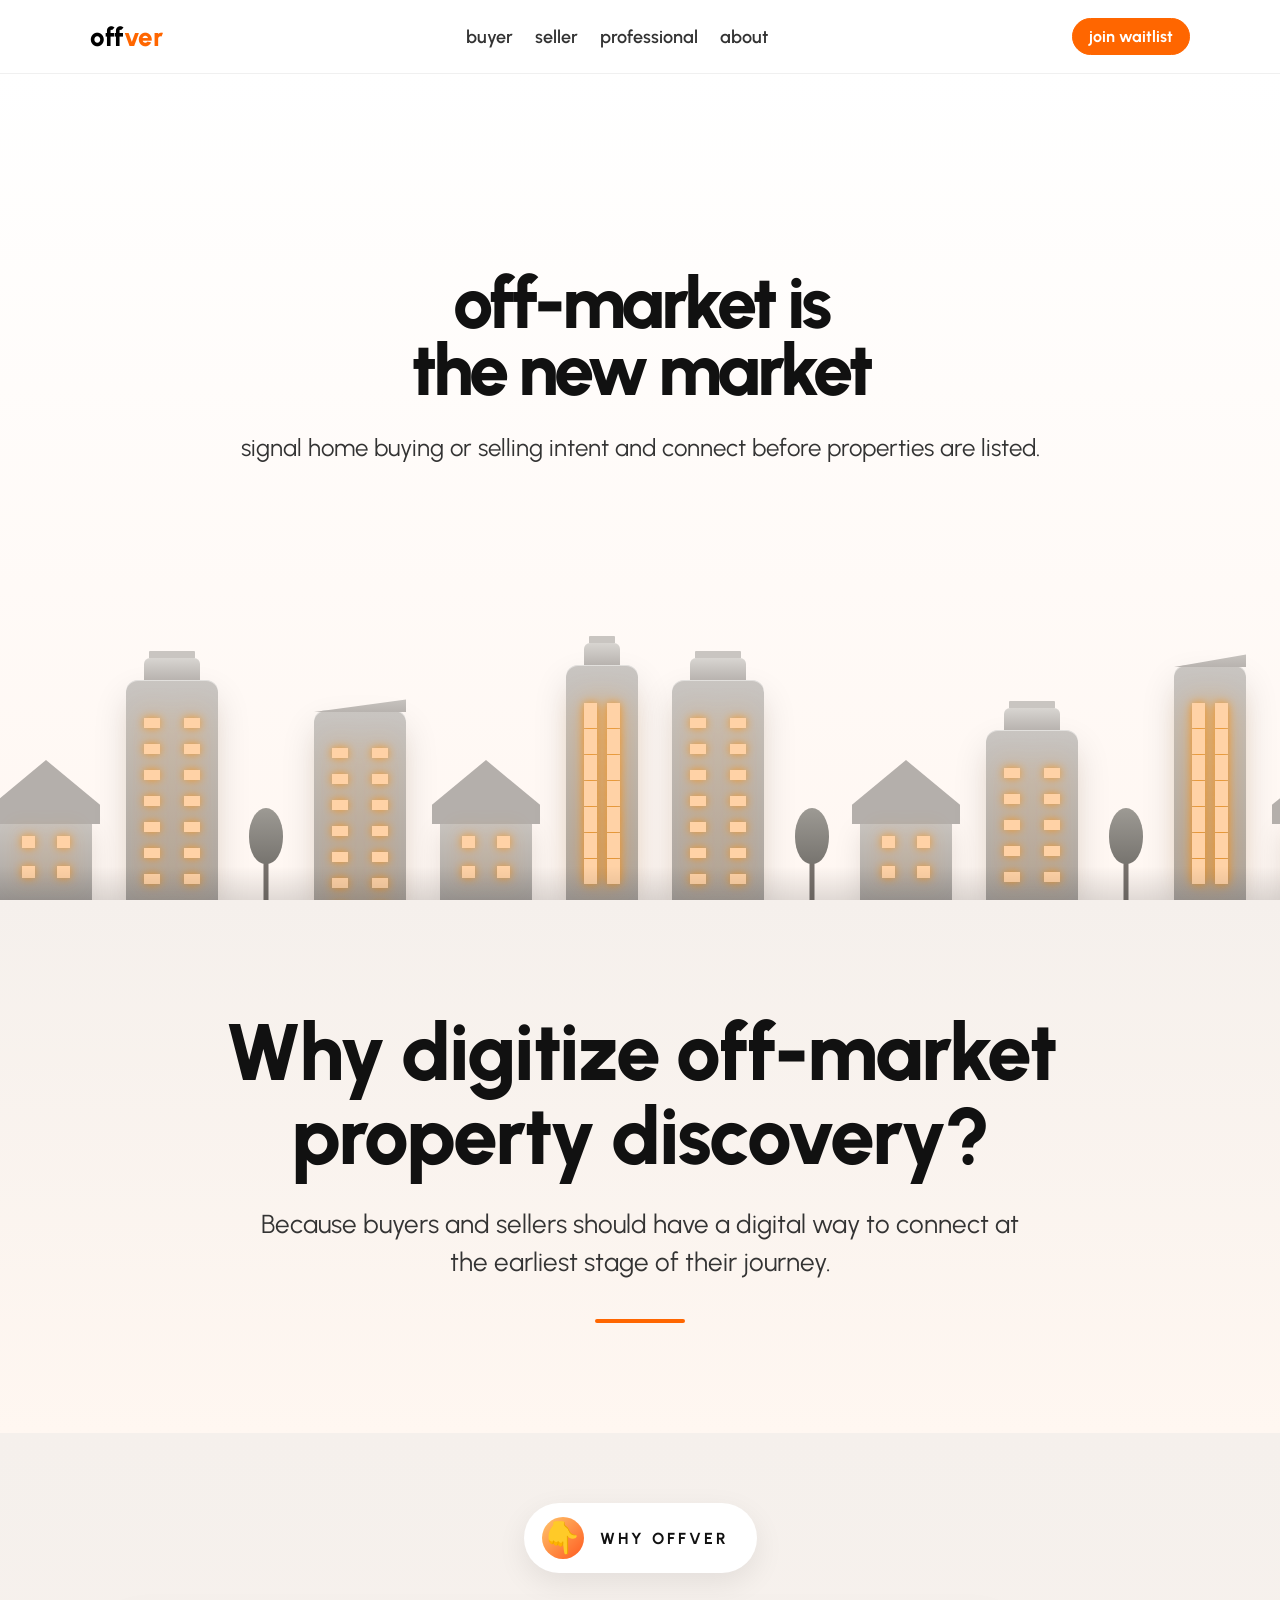
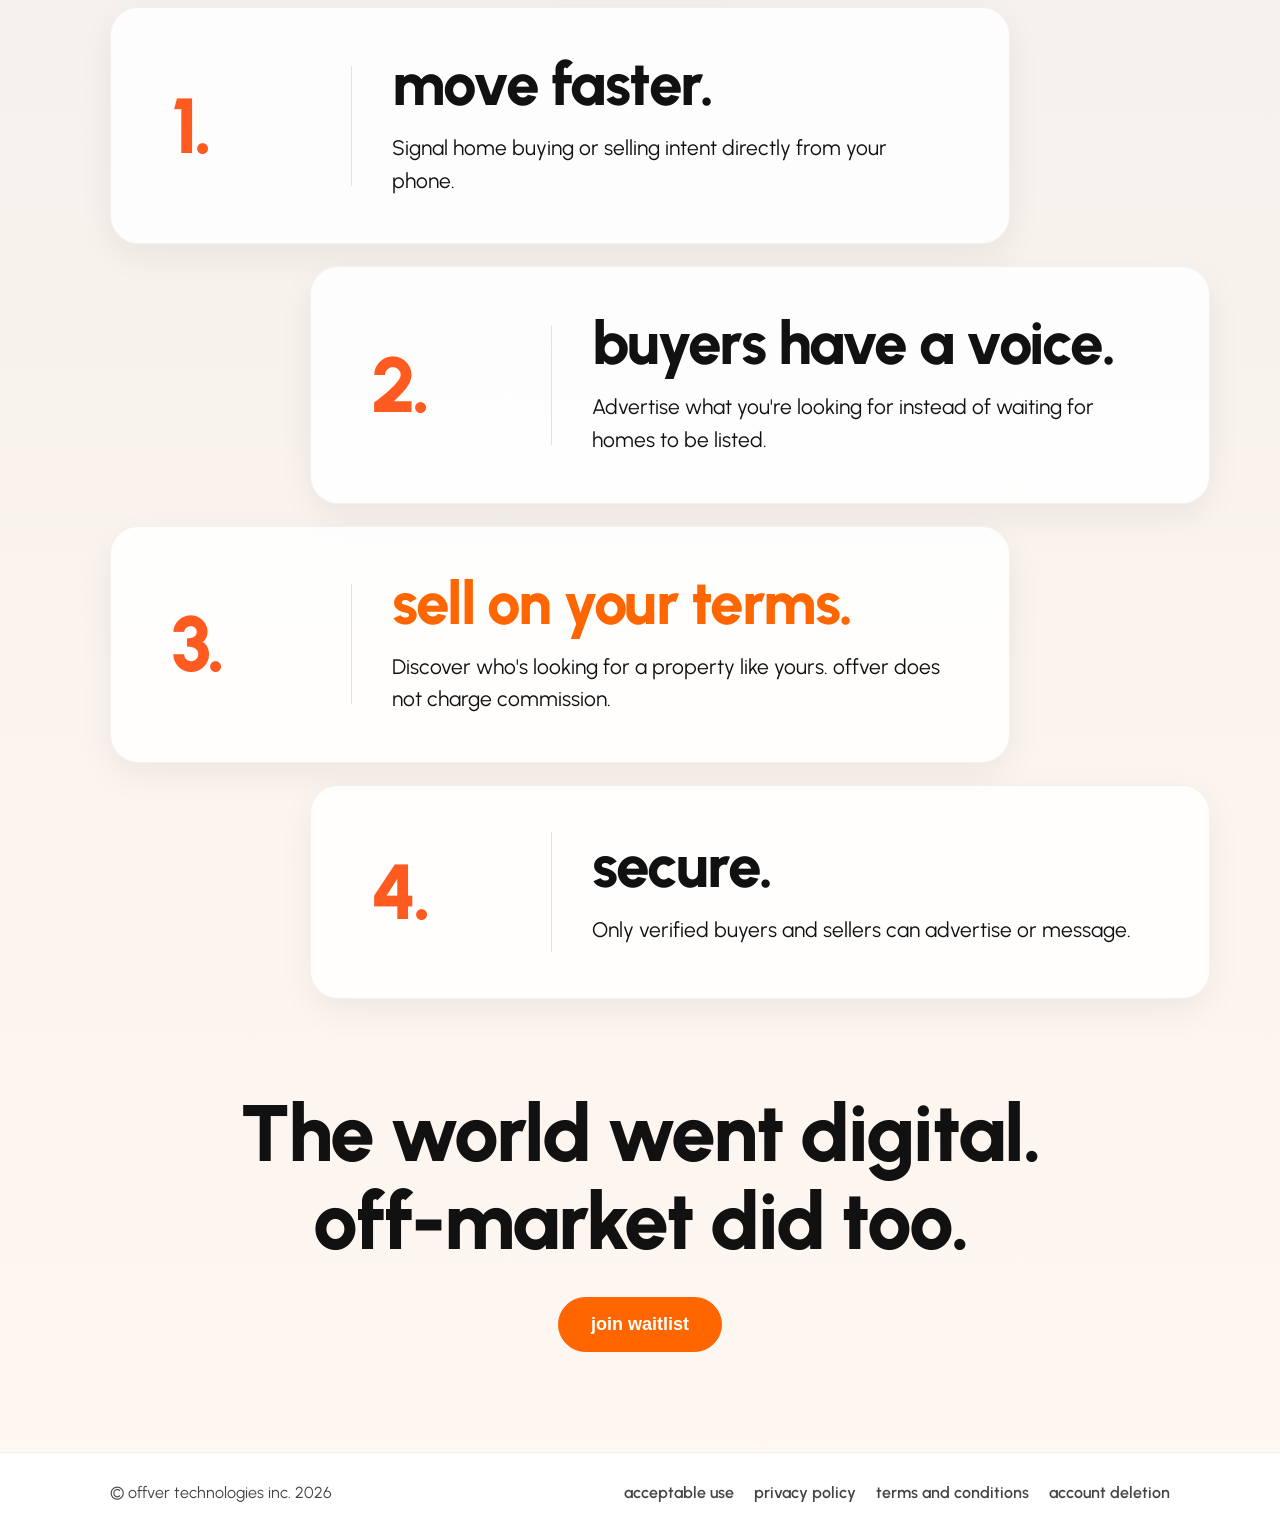
<file: index.html>
<!doctype html>
<html lang="en">
<head>
<meta charset="utf-8" />
<meta name="viewport" content="width=device-width, initial-scale=1" />
<title>offver — Off-Market Property Discovery Digitized</title>

<link rel="icon" type="image/png" href="favicon.png">

<link href="https://fonts.googleapis.com/css2?family=Urbanist:wght@400;500;600;700;800&display=swap" rel="stylesheet">

    <!-- Google tag (gtag.js) -->
<script async src="https://www.googletagmanager.com/gtag/js?id=G-8PF1S87QSN"></script>
<script>
  window.dataLayer = window.dataLayer || [];
  function gtag(){dataLayer.push(arguments);}
  gtag('js', new Date());

  gtag('config', 'G-8PF1S87QSN');
</script>
  
<style>
:root{
  --black:#000;
  --white:#fff;
  --text:#111;
  --muted:#666;
  --divider:rgba(0,0,0,.06);
  --border:rgba(0,0,0,.10);
  --radius:18px;
  --shadow:0 20px 60px rgba(0,0,0,.10);
  --accent:#ff6600;
  --page:#ffffff;
  --promo:#ffd2bd;
  --header-h:76px;
}

*{box-sizing:border-box;margin:0;padding:0;}

body{
  font-family:"Urbanist", sans-serif;
  background:var(--page);
  color:var(--text);
}

body.menu-open{
  overflow:hidden;
}

a{text-decoration:none;color:inherit;}

.container{
  max-width:1100px;
  margin:0 auto;
  padding:0 20px;
}

/* HEADER — WHITE WITH FAINT DIVIDER */
.header{
  position:sticky;
  top:0;
  z-index:100;
  background:#fff;
  border-bottom:1px solid var(--divider);
}

.header-inner{
  display:flex;
  align-items:center;
  justify-content:space-between;
  padding:18px 0;
  gap:16px;
}

.brand{
  font-weight:800;
  font-size:26px;
  letter-spacing:-0.5px;
  white-space:nowrap;
}
.brand span:first-child{color:#000;}
.brand span:last-child{color:var(--accent);}

.nav{
  display:flex;
  gap:22px;
  align-items:center;
}

.nav a{
  font-weight:600;
  font-size:18px;
  color:#333;
}
.nav a:hover{ color:#000; }

/* Right side actions */
.actions{
  display:flex;
  align-items:center;
  gap:12px;
}

/* Join waitlist button (ORANGE w/ WHITE text) */
.btn{
  border:1px solid var(--accent);
  padding:8px 16px;
  border-radius:999px;
  font-weight:700;
  cursor:pointer;
  background:var(--accent);
  color:#fff;
  transition:.2s ease;
  white-space:nowrap;
}
.btn:hover{
  filter:brightness(.95);
}

/* Hamburger */
.hamburger{
  display:none;
  border:1px solid rgba(0,0,0,.18);
  background:#fff;
  border-radius:999px;
  width:42px;
  height:42px;
  cursor:pointer;
  align-items:center;
  justify-content:center;
  padding:0;
  transition:.2s ease;
}
.hamburger:hover{
  background:rgba(0,0,0,.04);
}

.hamburger .lines{
  width:18px;
  height:12px;
  position:relative;
}
.hamburger .lines span{
  position:absolute;
  left:0;
  right:0;
  height:2px;
  background:#111;
  border-radius:2px;
  transition:transform .2s ease, top .2s ease, opacity .2s ease;
}
.hamburger .lines span:nth-child(1){ top:0; }
.hamburger .lines span:nth-child(2){ top:5px; }
.hamburger .lines span:nth-child(3){ top:10px; }

/* Animated X when open */
.hamburger[aria-expanded="true"] .lines span:nth-child(1){
  top:5px;
  transform:rotate(45deg);
}
.hamburger[aria-expanded="true"] .lines span:nth-child(2){
  opacity:0;
}
.hamburger[aria-expanded="true"] .lines span:nth-child(3){
  top:5px;
  transform:rotate(-45deg);
}

/* Mobile menu panel */
.mobile-menu{
  display:none;
  background:#fff;
  border-bottom:1px solid var(--divider);
}

.mobile-menu.open{
  display:block;
}

@media (max-width: 900px){

  .mobile-menu{
    position:fixed;
    left:0;
    right:0;
    top:var(--header-h);
    background:#fff;
    border-bottom:1px solid var(--divider);
    z-index:999;
    max-height:calc(100vh - var(--header-h));
    overflow:auto;
    -webkit-overflow-scrolling:touch;
  }

  :root{
    --header-h:88px;
  }

/* HERO mobile spacing fix */
.hero-wrap{
  min-height:auto;
  padding:24px 0 24px;
  align-items:flex-start;
}

.hero{
  gap:22px;
}

.hero h1{
  font-size:38px;
  line-height:1.05;
  letter-spacing:-1.2px;
  margin-bottom:8px;
  font-weight:800;
}

.lead{
  font-size:18px;
  line-height:1.55;
}

.hero p{
  margin-bottom:20px;
}

.hero-image{
  width:70%;
  max-width:200px;
  height:auto;
  object-fit:contain;
  border-radius:22px;
}

} /* closes mobile media query */

.mobile-menu .container{
  padding-top:8px;
  padding-bottom:16px;
}

.mobile-menu a{
  display:block;
  padding:12px 10px;
  border-radius:14px;
  font-weight:700;
  color:#111;
}

  .mobile-menu span{
  display:block;
  padding:12px 10px;
  border-radius:14px;
  font-weight:700;
  color:#111;
}

.mobile-menu a:hover{
  background:rgba(0,0,0,.04);
}

/* HERO */
main{ padding:0; }

.hero-wrap{
  min-height: calc(100vh - var(--header-h)); 
  display:flex;
  align-items:center;
}

.hero{
  width:100%;
  display:grid;
  grid-template-columns: 1.1fr .9fr;
  align-items:center;
  gap:100px;
}

.hero-left{
  padding-left:40px;
}

.hero h1{
  font-size:64px;
  line-height:1.05;
  letter-spacing:-1.6px;
  margin-bottom:22px;
}

.hero p{
  margin-bottom:32px; /* spacing only */
}

.lead{
  font-size:22px;
  line-height:1.7;
  max-width:600px;
  color:#333;
}

/* APP STORE BUTTONS */
.store-buttons{
  display:flex;
  gap:16px;
  margin-top:28px;
  flex-wrap:wrap;
}

.store-buttons a{
  display:inline-flex;
}

.store-buttons a img{
  height:48px;
  display:block;
  transition:transform .2s ease;
}

.store-buttons a:hover img{
  transform:translateY(-3px);
}

.hero-right{
  display:flex;
  justify-content:flex-end;
}

.hero-image{
  width:100%;
  max-width:520px;
  height:520px;           
  object-fit:cover;       
  border-radius:28px;
  box-shadow:0 40px 80px rgba(0,0,0,.15);
}

.image-placeholder{
  width:100%;
  max-width:520px;
  height:520px;
  border-radius:28px;
  background:#f2f2f2;
  border:1px solid rgba(0,0,0,.06);
}

.hero-content{
  position:relative;
  z-index:5;

  display:flex;
  justify-content:center;
  align-items:center;

  width:100%;
  min-height:calc(100vh - var(--header-h));

  text-align:center;
}

.hero-copy{
  max-width:900px;
  margin:0 auto;
  transform:translateY(-100px);
}

.hero-copy h1{
  font-size:72px;
  line-height:.92;
  letter-spacing:-4px;
  font-weight:800;
  margin-bottom:28px;
  color:#111;
}

.hero-copy p{
  font-size:24px;
  line-height:1.45;
  max-width:800px;
  margin:0 auto 38px;
  color:#333;
}

.hero-actions{
  display:flex;
  justify-content:center;
}

.hero-btn{
  padding:18px 38px;
  font-size:24px;
}

.city-hero{
  position:relative;
  overflow:hidden;
  background:linear-gradient(
    180deg,
    #ffffff 0%,
    #fff7f2 100%
  );
}

.city-bg{
  position:absolute;
  inset:0;
  overflow:hidden;
  z-index:0;
}

.hero-content{
  position:relative;
  z-index:5;
}

.city-track{
  position:absolute;
  bottom:0;
  display:flex;
  align-items:flex-end;
  gap:34px;
  width:max-content;
  animation:cityScroll 55s linear infinite;
  opacity:1;
}

@keyframes cityScroll{
  from{
    transform:translateX(-50%);
  }
  to{
    transform:translateX(0);
  }
}

/* BUILDINGS */

.city-building{
  width:92px;
  height:220px;
  position:relative;
  background:linear-gradient(180deg,#c9c5c1,#aaa5a1);
  border-radius:12px 12px 0 0;
  box-shadow:
    0 16px 35px rgba(0,0,0,.12),
    inset 0 1px 0 rgba(255,255,255,.45);
}

/* Base buildings: 7 rows */
.city-building::after{
  content:"";
  position:absolute;
  left:18px;
  right:18px;
  top:38px;
  height:188px;

  background-image:
    linear-gradient(#ffd2a6 0 0), linear-gradient(#ffd2a6 0 0),
    linear-gradient(#ffd2a6 0 0), linear-gradient(#ffd2a6 0 0),
    linear-gradient(#ffd2a6 0 0), linear-gradient(#ffd2a6 0 0),
    linear-gradient(#ffd2a6 0 0), linear-gradient(#ffd2a6 0 0),
    linear-gradient(#ffd2a6 0 0), linear-gradient(#ffd2a6 0 0),
    linear-gradient(#ffd2a6 0 0), linear-gradient(#ffd2a6 0 0),
    linear-gradient(#ffd2a6 0 0), linear-gradient(#ffd2a6 0 0);

  background-size:16px 10px;

  background-position:
    left 0px, right 0px,
    left 26px, right 26px,
    left 52px, right 52px,
    left 78px, right 78px,
    left 104px, right 104px,
    left 130px, right 130px,
    left 156px, right 156px;

  background-repeat:no-repeat;

  filter:
    drop-shadow(0 0 5px rgba(255,140,0,.75))
    drop-shadow(0 0 14px rgba(255,140,0,.45));
}

/* Short buildings: 5 rows */
.city-building:nth-child(5n)::after{
  height:136px;
  background-position:
    left 0px, right 0px,
    left 26px, right 26px,
    left 52px, right 52px,
    left 78px, right 78px,
    left 104px, right 104px,
    -999px -999px, -999px -999px;
}

/* Medium buildings: 6 rows */
.city-building:nth-child(4n)::after{
  height:162px;
}

/* Tall buildings: 7 rows */
.city-building:nth-child(3n)::after{
  height:214px;

  background-image:
    linear-gradient(#ffd2a6 0 0), linear-gradient(#ffd2a6 0 0),
    linear-gradient(#ffd2a6 0 0), linear-gradient(#ffd2a6 0 0),
    linear-gradient(#ffd2a6 0 0), linear-gradient(#ffd2a6 0 0),
    linear-gradient(#ffd2a6 0 0), linear-gradient(#ffd2a6 0 0),
    linear-gradient(#ffd2a6 0 0), linear-gradient(#ffd2a6 0 0),
    linear-gradient(#ffd2a6 0 0), linear-gradient(#ffd2a6 0 0),
    linear-gradient(#ffd2a6 0 0), linear-gradient(#ffd2a6 0 0),
    linear-gradient(#ffd2a6 0 0), linear-gradient(#ffd2a6 0 0),
    linear-gradient(#ffd2a6 0 0), linear-gradient(#ffd2a6 0 0);

  background-position:
  left 0px, right 0px,
  left 26px, right 26px,
  left 52px, right 52px,
  left 78px, right 78px,
  left 104px, right 104px,
  left 130px, right 130px,
  left 156px, right 156px,
  left 182px, right 182px;
  left 208px, right 208px;
}

.city-building:nth-child(6n)::after{
  left:16px;
  right:16px;
  height:188px;
  background-size:13px 10px;

  background-position:
    left 0px, right 0px,
    left 26px, right 26px,
    left 52px, right 52px,
    left 78px, right 78px,
    left 104px, right 104px,
    left 130px, right 130px,
    left 156px, right 156px;
}
  
.city-building::before{
  content:"";
  position:absolute;
  left:18px;
  right:18px;
  top:-22px;
  height:22px;
  background:linear-gradient(180deg,#d8d5d1,#b8b3af);
  border-radius:6px 6px 0 0;
  box-shadow:
    0 -12px 0 -5px #c9c5c1,
    0 -22px 0 -11px #b9b4b0;
}

/* HEIGHT VARIATIONS */

.city-building:nth-child(3n){
  height:260px;
}

.city-building:nth-child(4n){
  height:190px;
}

.city-building:nth-child(5n){
  height:170px;
}

.city-building:nth-child(6n){
  width:72px;
  height:235px;
}

/* angled modern roof */
.city-building:nth-child(4n)::before{
  left:0;
  right:0;
  top:-26px;
  height:28px;
  clip-path:polygon(0 100%,100% 55%,100% 100%,0 100%);
  border-radius:0;
}

/* slim tower */
.city-building:nth-child(6n)::after{
  left:18px;
  right:18px;
  background-size:
    13px 25px,
    13px 25px;
}

/* HOUSES */

.city-house{
  width:92px;
  height:82px;
  position:relative;
  background:linear-gradient(180deg,#c9c5c1,#aaa5a1);
  box-shadow:
    0 14px 28px rgba(0,0,0,.10),
    inset 0 1px 0 rgba(255,255,255,.45);
}

.city-house::before{
  content:"";
  position:absolute;
  left:-8px;
  right:-8px;
  top:-58px;
  height:64px;
  background:#b4afab;
  clip-path:polygon(50% 0,100% 70%,100% 100%,0 100%,0 70%);
}

.city-house::after{
  content:"";
  position:absolute;
  left:22px;
  right:22px;
  top:18px;
  height:42px;

  background-image:
    linear-gradient(#ffd2a6 0 0),
    linear-gradient(#ffd2a6 0 0),
    linear-gradient(#ffd2a6 0 0),
    linear-gradient(#ffd2a6 0 0);

  background-size:
    13px 12px,
    13px 12px,
    13px 12px,
    13px 12px;

  background-position:
    left top,
    right top,
    left bottom,
    right bottom;

  background-repeat:no-repeat;

  filter:
    drop-shadow(0 0 5px rgba(255,140,0,.7))
    drop-shadow(0 0 12px rgba(255,140,0,.4));
}

/* TREES */

.city-tree{
  width:28px;
  height:95px;
  position:relative;
}

.city-tree::before{
  content:"";
  position:absolute;
  left:50%;
  bottom:0;
  width:5px;
  height:48px;
  background:#77716c;
  transform:translateX(-50%);
}

.city-tree::after{
  content:"";
  position:absolute;
  left:50%;
  bottom:36px;
  width:34px;
  height:56px;
  background:linear-gradient(180deg,#9d9a94,#77746f);
  border-radius:50% 50% 48% 48%;
  transform:translateX(-50%);
}

/* GROUND SHADOW */

.city-bg::after{
  content:"";
  position:absolute;
  left:0;
  right:0;
  bottom:0;
  height:34px;
  background:linear-gradient(180deg,transparent,rgba(0,0,0,.12));
  pointer-events:none;
}

/* MOBILE */
@media (max-width:900px){

  .promo-card{
    grid-template-columns:1fr;
    gap:28px;
    padding:34px;
    height:auto;
  }

  .hero-phone{
    justify-content:center;
    margin-top:10px;
  }

  .hero-phone::after{
    right:auto;
    left:50%;
    transform:translate(-50%,-50%);
  }

  .hero-phone .phone{
    width:min(260px,70vw);
    height:calc(min(260px,70vw) * 1.9);
  }

  .promo-card h2{
    font-size:52px;
  }

  .promo-card p{
    font-size:18px;
  }

  .promo-zone{
    display:none;
  }

  .promo-steps{
    justify-content:flex-start;
    flex-wrap:wrap;
  }
    
}
.why-simple{
  padding:110px 0;
  background:linear-gradient(180deg,#f5f0ec 0%, #fff7f1 100%);
  text-align:center;
}

.why-simple-inner{
  max-width:900px;
  margin:0 auto;
}

.why-simple h2{
  font-size:80px;
  line-height:1.05;
  font-weight:800;
  letter-spacing:-2px;
  color:#111;
  margin-bottom:28px;
}

.why-simple p{
  font-size:26px;
  line-height:1.45;
  color:#333;
  max-width:760px;
  margin:0 auto;
}

.why-simple-line{
  width:90px;
  height:4px;
  background:#ff6600;
  border-radius:999px;
  margin:38px auto 0;
}

@media (max-width:900px){
  .why-simple{
    padding:80px 0;
  }

  .why-simple h2{
    font-size:38px;
    letter-spacing:-1px;
  }

  .why-simple p{
    font-size:21px;
  }
}

.how-it-works{
  padding:70px 0 100px;
  background:linear-gradient(180deg,#f5f0ec 0%, #fff7f1 100%);
}

.how-pill{
  width:max-content;
  margin:0 auto 34px;
  padding:14px 28px 14px 18px;
  border-radius:999px;
  background:#fff;
  box-shadow:0 10px 30px rgba(0,0,0,.08);
  font-size:16px;
  font-weight:700;
  letter-spacing:3px;
  display:flex;
  align-items:center;
  gap:16px;
}

.how-pill .how-arrow{
  width:42px;
  height:42px;
  border-radius:999px;
  background:linear-gradient(135deg,#ffc66d,#ff5a1f);
  display:flex;
  align-items:center;
  justify-content:center;
  font-size:30px;
  line-height:1;
}

.how-grid{
  display:flex;
  flex-direction:column;
  gap:22px;
}

.how-card{
  width:100%;
  min-height:190px;
  background:rgba(255,255,255,.85);
  border-radius:28px;
  padding:46px 60px;

  display:grid;
  grid-template-columns:140px 1px 1fr;
  gap:40px;
  align-items:center;

  border:1px solid rgba(0,0,0,.05);
  box-shadow:0 12px 35px rgba(0,0,0,.06);
}

  .how-card{
  max-width:900px;
}

.how-card:nth-child(even){
  margin-left:200px;
}

.how-num{
  font-size:78px;
  font-weight:800;
  line-height:1;
  color:#ff5a1f;
  letter-spacing:-4px;
}

.how-divider{
  width:1px;
  height:120px;
  background:#ffd9c8;
}

.how-card h3{
  font-size:60px;
  line-height:1;
  font-weight:800;
  letter-spacing:-1.5px;
  margin-bottom:18px;
}

.how-card:nth-child(3) h3{
  color:#ff6600;
}

.how-card p{
  font-size:21px;
  line-height:1.55;
  color:#111;
  max-width:700px;
}

.how-card{
  transition:
    transform .25s ease,
    box-shadow .25s ease,
    border-color .25s ease,
    background .25s ease;
  cursor:pointer;
}

.how-card:hover{
  transform:translateY(-8px) scale(1.02);
  box-shadow:0 24px 60px rgba(0,0,0,.12);
  border-color:rgba(255,102,0,.35);
  background:#fff;
}

.how-card:hover .how-num{
  transform:scale(1.08);
  color:#ff6600;
}

.how-card:hover .how-divider{
  background:#ff6600;
}

.how-num,
.how-card h3,
.how-divider{
  transition:.25s ease;
}

.how-cta{
  text-align:center;
  margin-top:90px;
}

.how-cta h2{
  font-size:80px;
  line-height:1.1;
  font-weight:800;
  letter-spacing:-2px;
  margin-bottom:32px;
  color:#111;
}

.how-cta .btn{
  padding:16px 32px;
  font-size:18px;
}

@media (max-width:900px){

  .how-cta{
    margin-top:60px;
  }

  .how-cta h2{
    font-size:34px;
    letter-spacing:-1px;
  }

}

@media (max-width:900px){
  .how-grid{
    grid-template-columns:1fr;
  }

  .how-card,
  .how-card:nth-child(even){
   max-width:100%;
    width:100%;
    margin-left:0;
    grid-template-columns:40px 1px 1fr;
    gap:24px;
    padding:32px 26px;
  }

  .how-num{
    font-size:52px;
  }

  .how-card h3{
    font-size:32px;
  }

  .how-card p{
    font-size:18px;
  }
}

/* FOOTER — WHITE WITH DIVIDER */
.footer{
  background:#fff;
  border-top:1px solid var(--divider);
  padding:30px 0;
}

.footer-inner{
  display:flex;
  justify-content:space-between;
  flex-wrap:wrap;
  gap:20px;
  color:#444;
}

.footer a{
  color:#444;
  font-weight:600;
}
.footer a:hover{ color:#000; }

/* WAITLIST MODAL */
.modal-bg{
  position:fixed;
  inset:0;
  background:rgba(0,0,0,.5);
  display:none;
  align-items:center;
  justify-content:center;
  padding:20px;
  z-index:200;
}

.modal-box{
  background:#fff;
  width:100%;
  max-width:520px;
  border-radius:24px;
  padding:30px;
  box-shadow:var(--shadow);
  position:relative;
}

.modal-box h2{
  margin-bottom:10px;
  font-weight:800;
}
.modal-box p{
  margin-bottom:18px;
  color:#555;
}

.modal-box label{
  display:block;
  margin-top:10px;
  font-weight:700;
  color:#111;
}

.modal-box input,
.modal-box select{
  width:100%;
  padding:12px;
  margin-top:6px;
  margin-bottom:14px;
  border-radius:12px;
  border:1px solid rgba(0,0,0,.10);
  font-family:inherit;
}

.submit-btn{
  width:100%;
  padding:14px;
  border-radius:999px;
  border:none;
  background:var(--accent);
  color:#fff;
  font-weight:800;
  cursor:pointer;
  transition:.2s ease;
}
.submit-btn:hover{
  filter:brightness(.95);
}

.close-btn{
  position:absolute;
  right:18px;
  top:12px;
  font-size:26px;
  background:none;
  border:none;
  cursor:pointer;
  line-height:1;
}

/* TABLET */
@media (max-width: 1200px){
  .header .container{
    padding:0 28px;
  }

  .header{
    padding:10px 0;
  }

  .header-inner{
    padding:0;
  }
}

/* MOBILE */
@media (max-width:900px){

  .header .container{
    padding:0 28px;
  }

  @media (max-width:900px){
  .header{
    padding:10px 0;
  }
}

  .nav{ 
    display:none; 
  }

  .hamburger{ 
    display:flex; 
  }

  .hero{
    grid-template-columns:1fr;
    gap:12px;
  }

  .hero-image{
    height:420px;
  }

  .hero-left{
    padding-left:0;
  }

  .hero h1{
    font-size:40px;
    margin-bottom:8px;
  }

  .lead{
    font-size:18px;
    margin-bottom:8px;
  }

  .hero-right{
    justify-content:flex-start;
  }

  .image-placeholder{
    max-width:100%;
    height:260px;
  }

  .cards{
    grid-template-columns:1fr;
  }

  .store-buttons a img{
    height:44px;
  }

  .promo-card{
    grid-template-columns:1fr;
    padding:26px;
    gap:18px;
  }

  .promo-card h2{
    font-size:52px;
  }

  .promo-media{
    height:260px;
  }
}

/* SMALL MOBILE */
@media (max-width:600px){
  .header .container{
    padding:0 36px;
  }
}
  
@media (max-width:900px){

  .hero-content{
    min-height:calc(100svh - var(--header-h));
    align-items:flex-start;
    padding-top:35px;
  }

  .hero-copy{
    transform:none;
    max-width:380px;
    padding:0 16px;
  }

  .hero-copy h1{
    font-size:60px;
    line-height:.95;
    letter-spacing:-2px;
  }

  .hero-copy p{
    font-size:22px;
    line-height:1.45;
    max-width:300px;
  }

}

</style>

</head>

<body>

<header class="header">
  <div class="container header-inner">
    <div class="brand"><span>off</span><span>ver</span></div>

    <div class="nav disabled-nav">
  <a href="#">buyer</a>
  <a href="#">seller</a>
  <a href="professional.html">professional</a>
  <a href="#">about</a>
</div>

    <div class="actions">
      <div class="btn" onclick="openModal()">join waitlist</div>

      <button class="hamburger" id="hamburger"
        aria-label="Open menu"
        aria-expanded="false"
        aria-controls="mobileMenu">
        <div class="lines" aria-hidden="true">
          <span></span><span></span><span></span>
        </div>
      </button>
    </div>
  </div>
</header>

<!-- Mobile dropdown menu -->
<div class="mobile-menu" id="mobileMenu">
  <div class="container">
    <span>buyer</span>
    <span>seller</span>
    <a href="professional.html">professional</a>
    <span>about</span>
  </div>
</div>

<main>
 <section class="hero-wrap city-hero">

  <div class="city-bg">
  <div class="city-track">

  <div class="city-house"></div>
  <div class="city-building"></div>
  <div class="city-tree"></div>
  <div class="city-building"></div>
  <div class="city-house"></div>
  <div class="city-building"></div>
  <div class="city-building"></div>
  <div class="city-tree"></div>
  <div class="city-house"></div>
  <div class="city-building"></div>
  <div class="city-tree"></div>
  <div class="city-building"></div>
  <div class="city-house"></div>
  <div class="city-building"></div>

  <div class="city-house"></div>
  <div class="city-building"></div>
  <div class="city-tree"></div>
  <div class="city-building"></div>
  <div class="city-house"></div>
  <div class="city-building"></div>
  <div class="city-building"></div>
  <div class="city-tree"></div>
  <div class="city-house"></div>
  <div class="city-building"></div>
  <div class="city-tree"></div>
  <div class="city-building"></div>
  <div class="city-house"></div>
  <div class="city-building"></div>

</div>

  <div class="container hero-content">

  <div class="hero-copy">

    <h1>
      off-market is<br>
      the new market
    </h1>

    <p>
      signal home buying or selling intent and
      connect before properties are listed.
    </p>

      </div>
    </div>
  </section>    

<section class="why-simple">
  <div class="container">
    <div class="why-simple-inner">
      <h2>Why digitize off-market property discovery?</h2>
      <p>Because buyers and sellers should have a digital way to connect at the earliest stage of their journey.</p>
      <div class="why-simple-line"></div>
    </div>
  </div>
</section>

<section class="how-it-works">
  <div class="container">

    <div class="how-pill">
      <span class="how-arrow">👇</span>
      WHY OFFVER
    </div>

    <div class="how-grid">

      <div class="how-card">
        <div class="how-num">1.</div>
        <div class="how-divider"></div>
        <div>
          <h3>move faster.</h3>
          <p>Signal home buying or selling intent directly from your phone.</p>
        </div>
      </div>

      <div class="how-card">
        <div class="how-num">2.</div>
        <div class="how-divider"></div>
        <div>
          <h3>buyers have a voice.</h3>
          <p>Advertise what you're looking for instead of waiting for homes to be listed.</p>
        </div>
      </div>

      <div class="how-card">
        <div class="how-num">3.</div>
        <div class="how-divider"></div>
        <div>
          <h3>sell on your terms.</h3>
          <p>Discover who's looking for a property like yours. offver does not charge commission.</p>
        </div>
      </div>

      <div class="how-card">
        <div class="how-num">4.</div>
        <div class="how-divider"></div>
        <div>
          <h3>secure.</h3>
          <p>Only verified buyers and sellers can advertise or message.</p>
        </div>
      </div>

    </div>

      <div class="how-cta">
  <h2>
    The world went digital.<br>
    off-market did too.
  </h2>

  <button class="btn" onclick="openModal()">
    join waitlist
  </button>
</div>

  </div>
</section>

</main>

<footer class="footer">
  <div class="container footer-inner">
    <div>© offver technologies inc. 2026</div>
    <div style="display:flex;gap:20px;flex-wrap:wrap;">
      <a href="acceptable-use.html">acceptable use</a>
      <a href="privacy.html">privacy policy</a>
      <a href="terms-of-service.html">terms and conditions</a>
      <a href="delete-account.html">account deletion</a>
      
    </div>
  </div>
</footer>

<!-- WAITLIST MODAL -->
<div class="modal-bg" id="modal" onclick="clickOutside(event)">
  <div class="modal-box" id="modalBox">
    <button class="close-btn" onclick="closeModal()">×</button>

    <h2>Join the waitlist</h2>
    <p>Be first in line as we launch a new era of off-market real estate private sales.</p>

    <form id="waitlistForm">
      <input type="hidden" name="_captcha" value="false">
      <input type="hidden" name="_subject" value="New Waitlist Signup">

      <label>Full Name</label>
      <input name="Full Name" type="text" required>

      <label>Email Address</label>
      <input name="Email Address" type="email" required>

      <label>City you're buying or selling in</label>
      <input name="City" type="text" required>

      <label>Are you looking to buy, sell, or both?</label>
      <select name="Intent" required>
        <option value="">Select an option</option>
        <option value="Buy">Buy</option>
        <option value="Sell">Sell</option>
        <option value="Both">Both</option>
      </select>

      <button type="submit" class="submit-btn">Submit</button>
    </form>
  </div>
</div>

<script>
  function openModal() {
    document.getElementById("modal").style.display = "flex";
  }

  function closeModal() {
    document.getElementById("modal").style.display = "none";
  }

  function clickOutside(e) {
    const modalBox = document.getElementById("modalBox");
    if (!modalBox.contains(e.target)) closeModal();
  }

  document.getElementById("waitlistForm").addEventListener("submit", function(e) {
    e.preventDefault();

    const data = new FormData(this);

    fetch("https://formsubmit.co/info@offver.com", {
      method: "POST",
      body: data,
      headers: { "Accept": "application/json" }
    }).then(() => {
      document.getElementById("modalBox").innerHTML = `
        <button class="close-btn" onclick="closeModal()">×</button>
        <h2>You're on the list! 🎉</h2>
        <p>Thank you for joining the offver waitlist.<br>We’ll be in touch soon.</p>
        <button class="submit-btn" onclick="closeModal()">Close</button>
      `;
    });
  });


  // Hamburger toggle
  const hamburger = document.getElementById("hamburger");
  const mobileMenu = document.getElementById("mobileMenu");
  const headerEl = document.querySelector(".header");


  // Sync header height (removes gap)
  function syncHeaderHeight() {
    if (!headerEl) return;
    document.documentElement.style.setProperty(
      "--header-h",
      `${headerEl.offsetHeight}px`
    );
  }

  window.addEventListener("load", syncHeaderHeight);
  window.addEventListener("resize", syncHeaderHeight);
  syncHeaderHeight();


  hamburger.addEventListener("click", () => {

    syncHeaderHeight(); // ensure perfect alignment

    const isOpen = mobileMenu.classList.toggle("open");
    hamburger.setAttribute("aria-expanded", isOpen ? "true" : "false");
    document.body.classList.toggle("menu-open", isOpen);
  });


  // Close menu when a link is clicked
  mobileMenu.querySelectorAll("a").forEach(a => {
    a.addEventListener("click", () => {
      mobileMenu.classList.remove("open");
      hamburger.setAttribute("aria-expanded", "false");
      document.body.classList.remove("menu-open");
    });
  });

// Close mobile menu if screen switches to desktop
window.addEventListener("resize", () => {
  if (window.innerWidth > 900) {
    mobileMenu.classList.remove("open");
    hamburger.setAttribute("aria-expanded", "false");
    document.body.classList.remove("menu-open");
  }
});
</script>

</body>
</html>
</file>
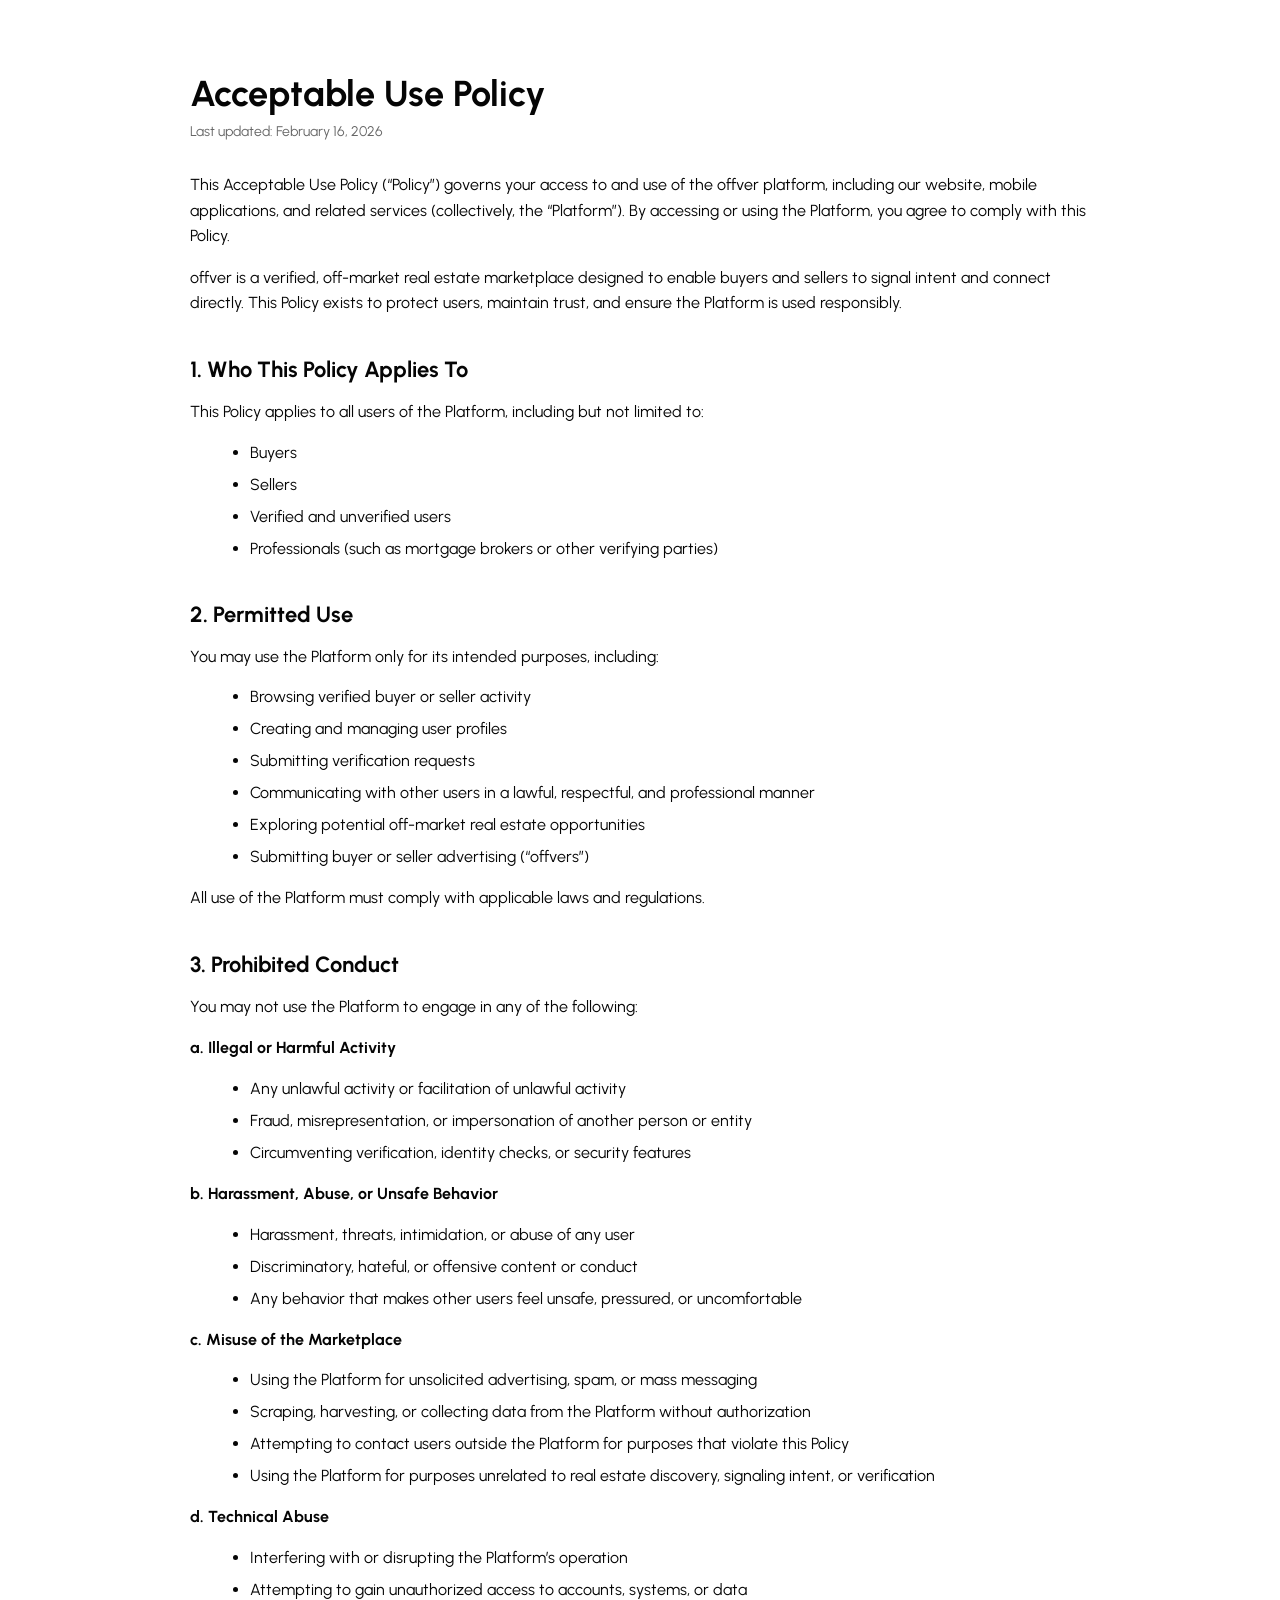
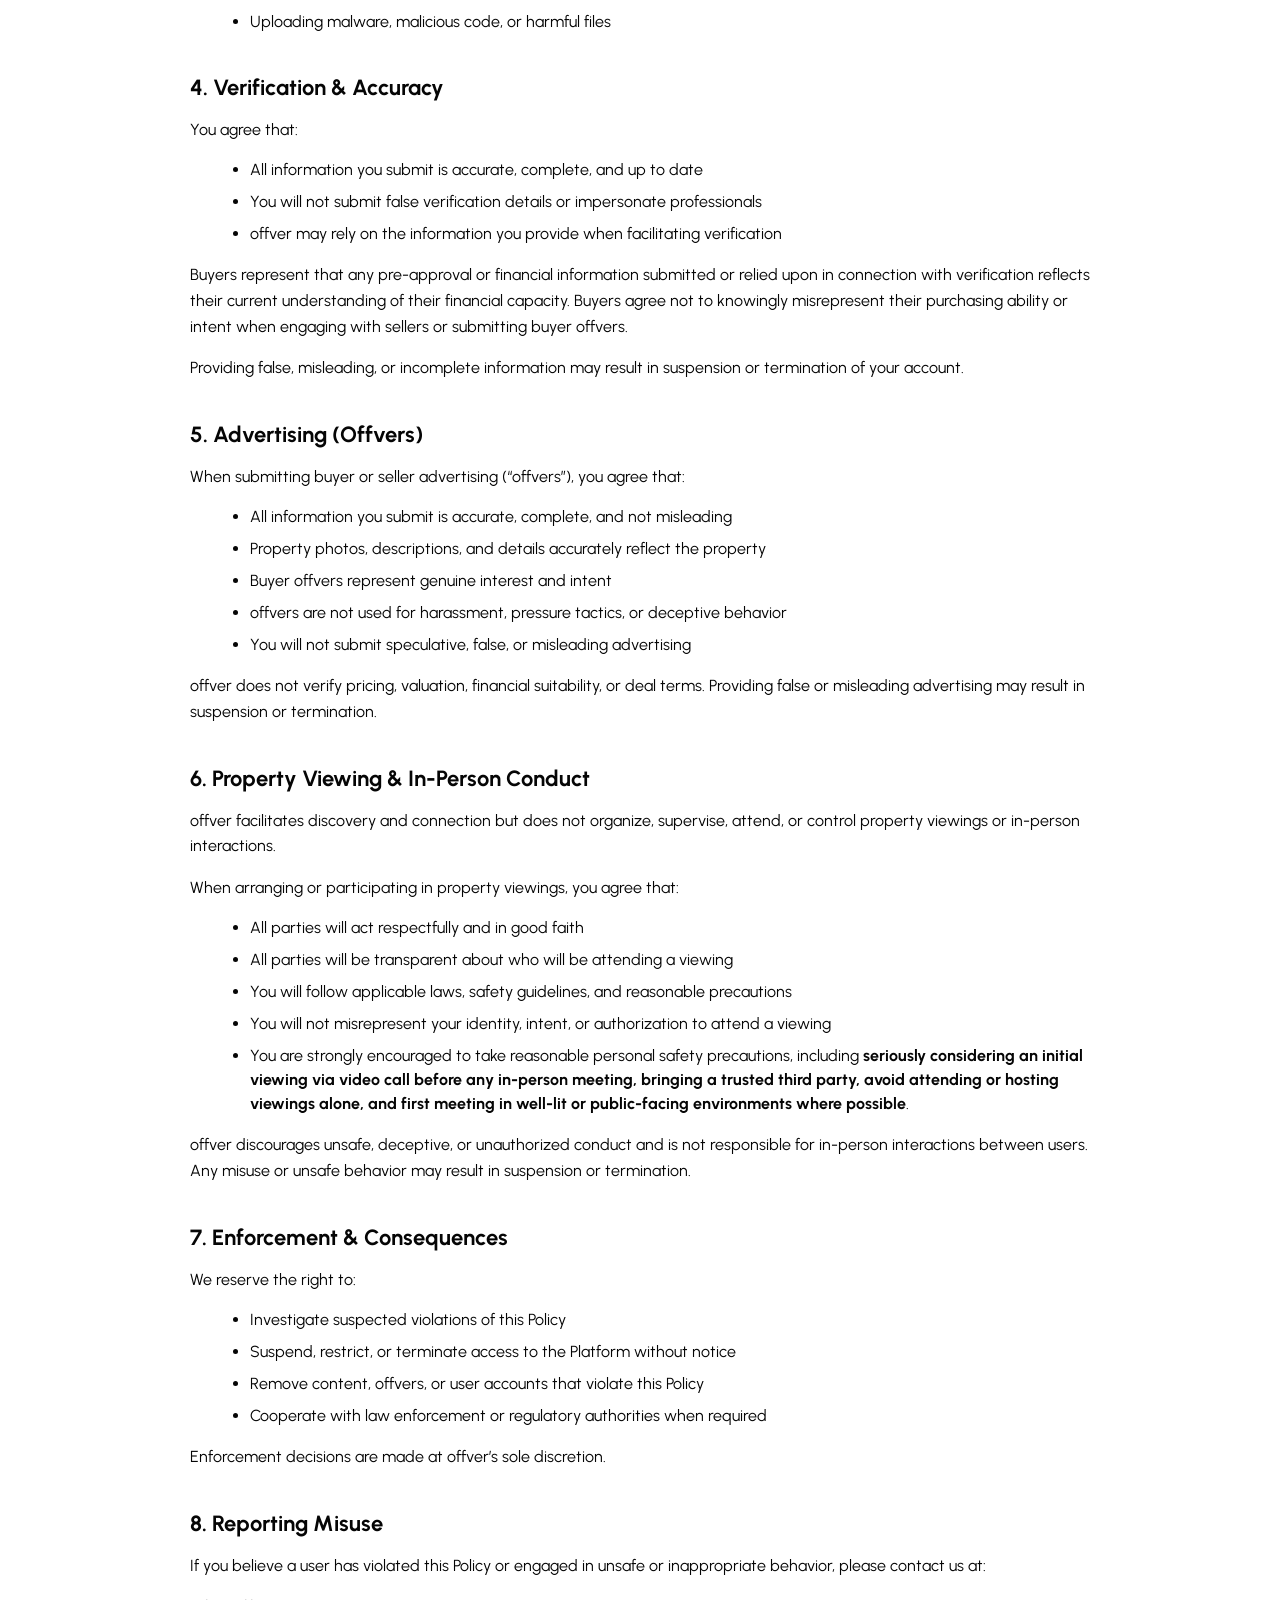
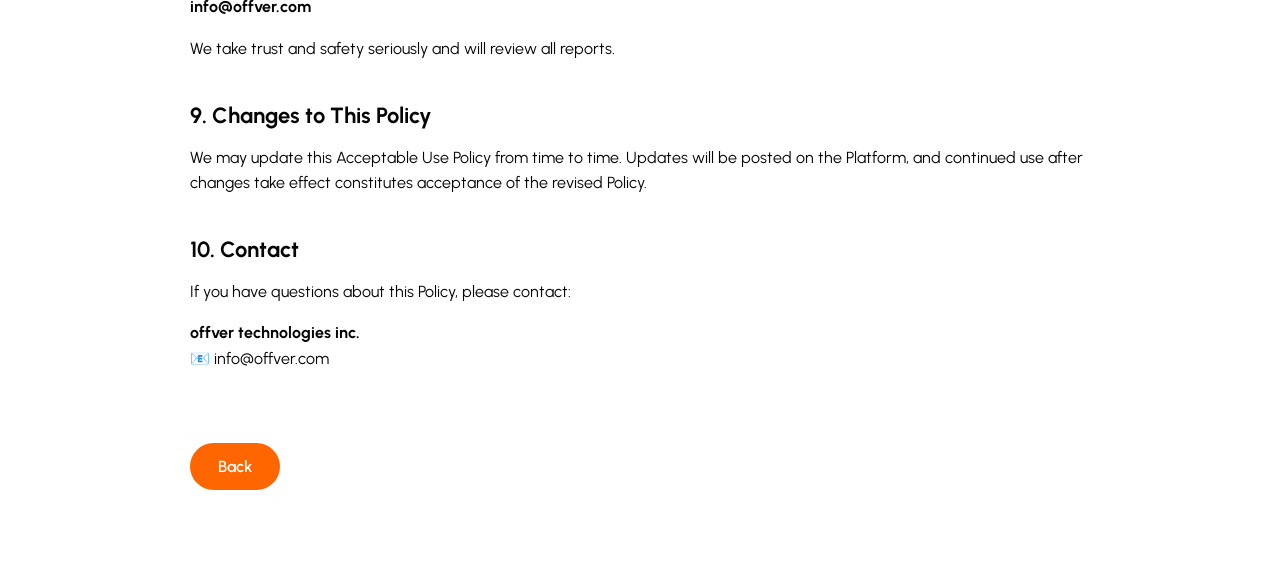
<file: acceptable-use.html>
<!DOCTYPE html>
<html lang="en">
<head>
  <meta charset="UTF-8" />
  <meta name="viewport" content="width=device-width, initial-scale=1.0, maximum-scale=1">

  <title>Acceptable Use Policy – offver</title>

  <link rel="icon" type="image/png" href="favicon.png">
  <link href="https://fonts.googleapis.com/css2?family=Urbanist:wght@400;500;600;700&display=swap" rel="stylesheet">

  <style>
    :root {
      --orange: #FF6600;
      --text: #050505;
      --bg: #ffffff;
    }

    body {
      margin: 0;
      font-family: 'Urbanist', sans-serif;
      background: var(--bg);
      color: var(--text);
    }

    .page {
      max-width: 900px;
      margin: 0 auto;
      padding: 48px 24px 80px;
    }

    h1 {
      font-size: 36px;
      font-weight: 700;
      margin-bottom: 8px;
    }

    .updated {
      font-size: 14px;
      color: #666;
      margin-bottom: 32px;
    }

    h2 {
      font-size: 22px;
      margin-top: 40px;
      margin-bottom: 12px;
    }

    p {
      font-size: 16px;
      line-height: 1.6;
      margin-bottom: 16px;
    }

    ul {
      margin-left: 20px;
      margin-bottom: 16px;
    }

    li {
      margin-bottom: 8px;
      line-height: 1.5;
    }

    .back-btn {
      margin-top: 56px;
      display: inline-block;
      background: var(--orange);
      color: #fff;
      padding: 14px 28px;
      border-radius: 999px;
      font-size: 16px;
      font-weight: 600;
      text-decoration: none;
    }
  </style>
</head>

<body>
  <div class="page">

    <h1>Acceptable Use Policy</h1>
    <div class="updated">Last updated: February 16, 2026</div>

    <p>
      This Acceptable Use Policy (“Policy”) governs your access to and use of the offver platform, including our website, mobile applications, and related services (collectively, the “Platform”). By accessing or using the Platform, you agree to comply with this Policy.
    </p>

    <p>
      offver is a verified, off-market real estate marketplace designed to enable buyers and sellers to signal intent and connect directly. This Policy exists to protect users, maintain trust, and ensure the Platform is used responsibly.
    </p>

    <h2>1. Who This Policy Applies To</h2>
    <p>This Policy applies to all users of the Platform, including but not limited to:</p>
    <ul>
      <li>Buyers</li>
      <li>Sellers</li>
      <li>Verified and unverified users</li>
      <li>Professionals (such as mortgage brokers or other verifying parties)</li>
    </ul>

    <h2>2. Permitted Use</h2>
    <p>You may use the Platform only for its intended purposes, including:</p>
    <ul>
      <li>Browsing verified buyer or seller activity</li>
      <li>Creating and managing user profiles</li>
      <li>Submitting verification requests</li>
      <li>Communicating with other users in a lawful, respectful, and professional manner</li>
      <li>Exploring potential off-market real estate opportunities</li>
      <li>Submitting buyer or seller advertising (“offvers”)</li>
    </ul>
    <p>All use of the Platform must comply with applicable laws and regulations.</p>

    <h2>3. Prohibited Conduct</h2>
    <p>You may not use the Platform to engage in any of the following:</p>

    <p><strong>a. Illegal or Harmful Activity</strong></p>
    <ul>
      <li>Any unlawful activity or facilitation of unlawful activity</li>
      <li>Fraud, misrepresentation, or impersonation of another person or entity</li>
      <li>Circumventing verification, identity checks, or security features</li>
    </ul>

    <p><strong>b. Harassment, Abuse, or Unsafe Behavior</strong></p>
    <ul>
      <li>Harassment, threats, intimidation, or abuse of any user</li>
      <li>Discriminatory, hateful, or offensive content or conduct</li>
      <li>Any behavior that makes other users feel unsafe, pressured, or uncomfortable</li>
    </ul>

    <p><strong>c. Misuse of the Marketplace</strong></p>
    <ul>
      <li>Using the Platform for unsolicited advertising, spam, or mass messaging</li>
      <li>Scraping, harvesting, or collecting data from the Platform without authorization</li>
      <li>Attempting to contact users outside the Platform for purposes that violate this Policy</li>
      <li>Using the Platform for purposes unrelated to real estate discovery, signaling intent, or verification</li>
    </ul>

    <p><strong>d. Technical Abuse</strong></p>
    <ul>
      <li>Interfering with or disrupting the Platform’s operation</li>
      <li>Attempting to gain unauthorized access to accounts, systems, or data</li>
      <li>Uploading malware, malicious code, or harmful files</li>
    </ul>

    <h2>4. Verification &amp; Accuracy</h2>
    <p>You agree that:</p>
    <ul>
      <li>All information you submit is accurate, complete, and up to date</li>
      <li>You will not submit false verification details or impersonate professionals</li>
      <li>offver may rely on the information you provide when facilitating verification</li>
    </ul>

    <!-- ADDED TEXT (keeping everything else the same) -->
    <p>
      Buyers represent that any pre-approval or financial information submitted or relied upon in connection with verification reflects their current understanding of their financial capacity. Buyers agree not to knowingly misrepresent their purchasing ability or intent when engaging with sellers or submitting buyer offvers.
    </p>

    <p>Providing false, misleading, or incomplete information may result in suspension or termination of your account.</p>

    <h2>5. Advertising (Offvers)</h2>
    <p>When submitting buyer or seller advertising (“offvers”), you agree that:</p>
    <ul>
      <li>All information you submit is accurate, complete, and not misleading</li>
      <li>Property photos, descriptions, and details accurately reflect the property</li>
      <li>Buyer offvers represent genuine interest and intent</li>
      <li>offvers are not used for harassment, pressure tactics, or deceptive behavior</li>
      <li>You will not submit speculative, false, or misleading advertising</li>
    </ul>
    <p>offver does not verify pricing, valuation, financial suitability, or deal terms. Providing false or misleading advertising may result in suspension or termination.</p>

 <h2>6. Property Viewing &amp; In-Person Conduct</h2>
<p>
  offver facilitates discovery and connection but does not organize, supervise, attend, or control property viewings or in-person interactions.
</p>
<p>
  When arranging or participating in property viewings, you agree that:
</p>
<ul>
  <li>All parties will act respectfully and in good faith</li>
  <li>All parties will be transparent about who will be attending a viewing</li>
  <li>You will follow applicable laws, safety guidelines, and reasonable precautions</li>
  <li>You will not misrepresent your identity, intent, or authorization to attend a viewing</li>
  <li>
    You are strongly encouraged to take reasonable personal safety precautions, including
  <strong>seriously considering an initial viewing via video call before any in-person meeting, bringing a trusted third party, avoid attending or hosting viewings alone, and first meeting in well-lit or public-facing environments where possible</strong>.
  </li>
</ul>
<p>
  offver discourages unsafe, deceptive, or unauthorized conduct and is not responsible for in-person interactions between users. Any misuse or unsafe behavior may result in suspension or termination.
</p>

    <h2>7. Enforcement &amp; Consequences</h2>
    <p>We reserve the right to:</p>
    <ul>
      <li>Investigate suspected violations of this Policy</li>
      <li>Suspend, restrict, or terminate access to the Platform without notice</li>
      <li>Remove content, offvers, or user accounts that violate this Policy</li>
      <li>Cooperate with law enforcement or regulatory authorities when required</li>
    </ul>
    <p>Enforcement decisions are made at offver’s sole discretion.</p>

    <h2>8. Reporting Misuse</h2>
    <p>If you believe a user has violated this Policy or engaged in unsafe or inappropriate behavior, please contact us at:</p>
    <p><strong>info@offver.com</strong></p>
    <p>We take trust and safety seriously and will review all reports.</p>

    <h2>9. Changes to This Policy</h2>
    <p>We may update this Acceptable Use Policy from time to time. Updates will be posted on the Platform, and continued use after changes take effect constitutes acceptance of the revised Policy.</p>

    <h2>10. Contact</h2>
    <p>If you have questions about this Policy, please contact:</p>
    <p><strong>offver technologies inc.</strong><br>📧 info@offver.com</p>

    <a href="index.html" class="back-btn">Back</a>

  </div>
</body>
</html>


  </div>
</body>
</html>
</file>
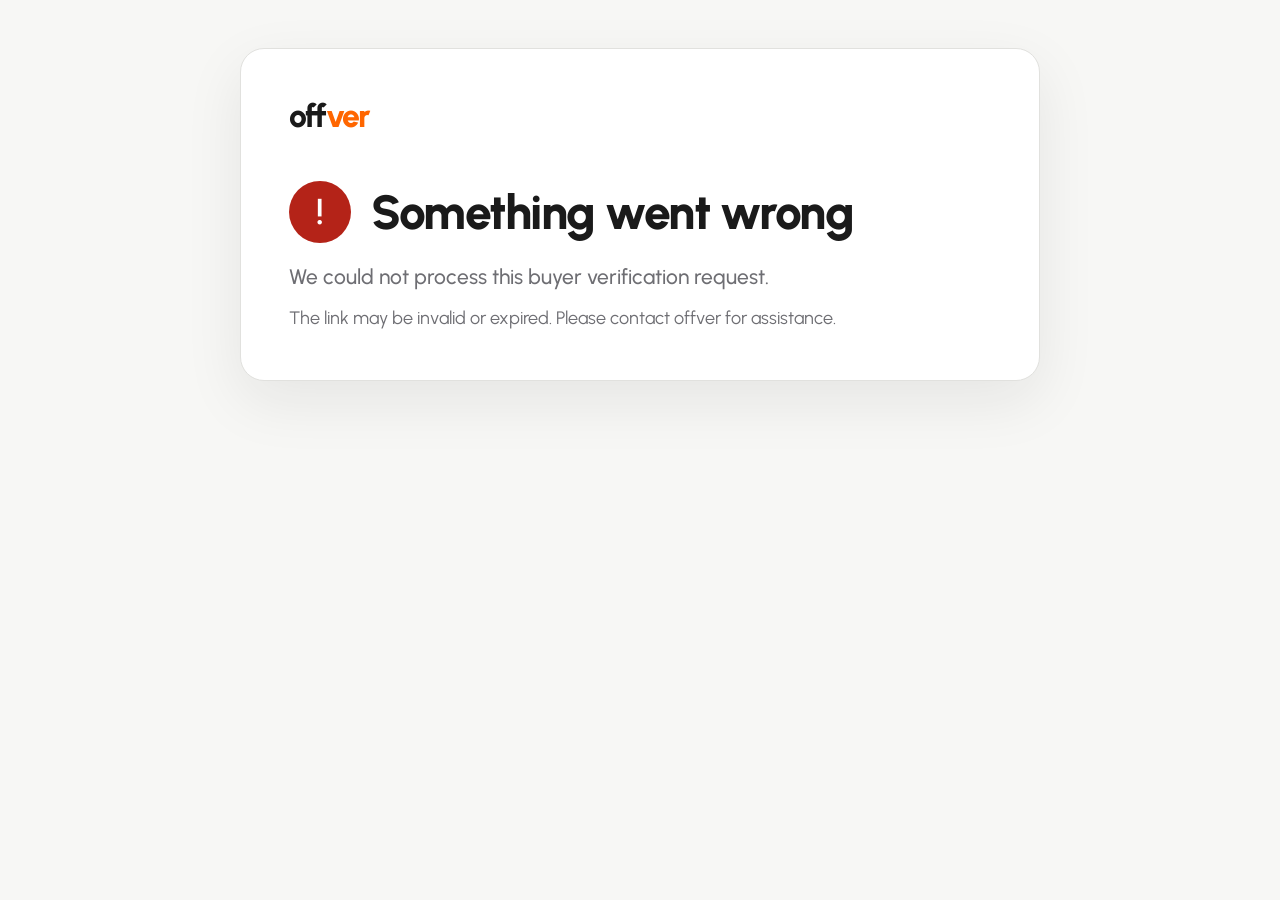
<file: buyer-verification-result.html>
<!doctype html>
<html lang="en">
  <head>
    <meta charset="utf-8" />
    <meta name="viewport" content="width=device-width,initial-scale=1" />

    <title>Buyer verification — offver</title>

    <link rel="icon" href="favicon.png" />

    <link
      href="https://fonts.googleapis.com/css2?family=Urbanist:wght@400;500;600;700;800&display=swap"
      rel="stylesheet"
    />

    <style>
      * {
        box-sizing: border-box;
      }

      :root {
        --orange: #ff6600;
        --orange-dark: #e65c00;
        --charcoal: #1a1a1a;
        --muted: #6e6e73;
        --off-white: #f7f7f5;
        --border: #e1e1de;
        --white: #ffffff;
        --error: #b42318;
      }

      html {
        background: var(--off-white);
      }

      body {
        min-height: 100vh;
        margin: 0;
        padding: 48px 24px;
        background: var(--off-white);
        color: var(--charcoal);
        font-family: "Urbanist", Arial, sans-serif;
      }

      .page {
        display: flex;
        justify-content: center;
        width: 100%;
      }

      .card {
        width: 100%;
        max-width: 800px;
        padding: 48px;
        overflow: hidden;
        background: var(--white);
        border: 1px solid var(--border);
        border-radius: 24px;
        box-shadow: 0 20px 60px rgba(26, 26, 26, 0.08);
      }

      .logo {
        display: inline-block;
        margin-bottom: 46px;
        color: var(--charcoal);
        font-size: 32px;
        font-weight: 800;
        letter-spacing: -1.8px;
        text-decoration: none;
      }

      .logo span {
        color: var(--orange);
      }

      .result-heading {
        display: flex;
        align-items: center;
        gap: 20px;
        margin-bottom: 18px;
      }

      .result-icon {
        display: flex;
        flex: 0 0 62px;
        align-items: center;
        justify-content: center;
        width: 62px;
        height: 62px;
        border-radius: 50%;
        background: var(--orange);
        color: var(--white);
        font-size: 36px;
        font-weight: 700;
        line-height: 1;
      }

      .result-icon.neutral {
        background: var(--muted);
      }

      .result-icon.error {
        background: var(--error);
      }

      h1 {
        margin: 0;
        color: var(--charcoal);
        font-size: 48px;
        font-weight: 800;
        letter-spacing: -1.5px;
        line-height: 1.05;
      }

      .result-message {
        margin: 0 0 12px;
        color: var(--muted);
        font-size: 21px;
        font-weight: 500;
        line-height: 1.5;
      }

      .supporting-message {
        margin: 0;
        color: var(--muted);
        font-size: 18px;
        line-height: 1.55;
      }

      .divider {
        height: 1px;
        margin: 38px 0 40px;
        background: var(--border);
      }

      .professional {
        text-align: center;
      }

      .phone {
        position: relative;
        width: 310px;
        height: 625px;
        margin: 0 auto 42px;
        padding: 12px;
        background: #111111;
        border: 2px solid #3a3a3a;
        border-radius: 52px;
        box-shadow:
          0 22px 42px rgba(26, 26, 26, 0.18),
          inset 0 0 0 2px #000000;
      }

      .phone::before {
        position: absolute;
        top: 21px;
        left: 50%;
        z-index: 3;
        width: 104px;
        height: 29px;
        border-radius: 18px;
        background: #080808;
        content: "";
        transform: translateX(-50%);
      }

      .phone-screen {
        position: relative;
        width: 100%;
        height: 100%;
        overflow: hidden;
        padding: 72px 20px 28px;
        background: var(--white);
        border-radius: 40px;
        text-align: left;
      }

      .phone-time {
        position: absolute;
        top: 22px;
        left: 26px;
        color: #111111;
        font-size: 12px;
        font-weight: 800;
      }

      .phone-status {
        position: absolute;
        top: 22px;
        right: 24px;
        color: #111111;
        font-size: 12px;
        font-weight: 800;
        letter-spacing: 2px;
      }

      .phone-title {
        margin: 0 0 7px;
        color: var(--charcoal);
        font-size: 20px;
        font-weight: 800;
        letter-spacing: -0.5px;
      }

      .phone-description {
        margin: 0 0 24px;
        color: var(--muted);
        font-size: 11px;
        line-height: 1.5;
      }

      .service-grid {
        display: grid;
        grid-template-columns: repeat(3, 1fr);
        gap: 8px;
      }

      .service-card {
        display: flex;
        min-height: 110px;
        flex-direction: column;
        align-items: center;
        justify-content: center;
        padding: 10px 5px;
        background: #fafaf9;
        border: 1px solid var(--border);
        border-radius: 14px;
        text-align: center;
      }

      .service-icon {
        margin-bottom: 9px;
        font-size: 31px;
        line-height: 1;
      }

      .service-name {
        color: var(--charcoal);
        font-size: 10px;
        font-weight: 700;
        line-height: 1.15;
      }

      .phone-home-indicator {
        position: absolute;
        bottom: 10px;
        left: 50%;
        width: 105px;
        height: 4px;
        border-radius: 4px;
        background: #111111;
        transform: translateX(-50%);
      }

      .professional > h2 {
        margin: 0 0 12px;
        color: var(--charcoal);
        font-size: 36px;
        font-weight: 800;
        letter-spacing: -1px;
        line-height: 1.15;
      }

      .professional-copy {
        max-width: 620px;
        margin: 0 auto 28px;
        color: var(--muted);
        font-size: 19px;
        line-height: 1.55;
      }

      .button {
        display: inline-block;
        min-width: 310px;
        padding: 16px 28px;
        background: var(--orange);
        border-radius: 13px;
        color: var(--white);
        font-size: 18px;
        font-weight: 700;
        text-align: center;
        text-decoration: none;
        transition:
          background 160ms ease,
          transform 160ms ease;
      }

      .button:hover {
        background: var(--orange-dark);
        transform: translateY(-1px);
      }

      .button:focus-visible {
        outline: 3px solid rgba(255, 102, 0, 0.28);
        outline-offset: 4px;
      }

      .professional[hidden],
      .divider[hidden] {
        display: none;
      }

      @media (max-width: 700px) {
        body {
          padding: 20px 12px;
        }

        .card {
          padding: 30px 22px;
          border-radius: 20px;
        }

        .logo {
          margin-bottom: 34px;
          font-size: 28px;
        }

        .result-heading {
          align-items: flex-start;
          gap: 14px;
        }

        .result-icon {
          flex-basis: 48px;
          width: 48px;
          height: 48px;
          font-size: 28px;
        }

        h1 {
          padding-top: 3px;
          font-size: 34px;
        }

        .result-message {
          font-size: 18px;
        }

        .supporting-message {
          font-size: 16px;
        }

        .divider {
          margin: 30px 0 34px;
        }

        .phone {
          width: 270px;
          height: 550px;
          margin-bottom: 34px;
          border-radius: 46px;
        }

        .phone-screen {
          padding: 66px 16px 24px;
          border-radius: 35px;
        }

        .service-card {
          min-height: 94px;
        }

        .service-icon {
          font-size: 27px;
        }

        .service-name {
          font-size: 9px;
        }

        .professional > h2 {
          font-size: 29px;
        }

        .professional-copy {
          font-size: 17px;
        }

        .button {
          width: 100%;
          min-width: 0;
        }
      }
    </style>
  </head>

  <body>
    <div class="page">
      <main class="card">
        <a class="logo" href="https://offver.com">off<span>ver</span></a>

        <section class="result" aria-live="polite">
          <div class="result-heading">
            <div class="result-icon" id="resultIcon">✓</div>
            <h1 id="resultHeading">Buyer approved</h1>
          </div>

          <p class="result-message" id="resultMessage">
            Buyer verification request has been approved successfully.
          </p>

          <p class="supporting-message" id="supportingMessage">
            Let your buyer know they can now advertise and message owners.
          </p>
        </section>

        <div class="divider" id="divider"></div>

        <section class="professional" id="professionalSection">
          <div class="phone" aria-label="offver professional services preview">
            <div class="phone-screen">
              <div class="phone-time">9:41</div>
              <div class="phone-status">● ◒ ▰</div>

              <h2 class="phone-title">professional services</h2>

              <p class="phone-description">
                The people who help you buy, sell, and maintain your home.
              </p>

              <div class="service-grid">
                <div class="service-card">
                  <div class="service-icon">🏛️</div>
                  <div class="service-name">Mortgage</div>
                </div>

                <div class="service-card">
                  <div class="service-icon">📄</div>
                  <div class="service-name">Contracts</div>
                </div>

                <div class="service-card">
                  <div class="service-icon">🛡️</div>
                  <div class="service-name">Insurance</div>
                </div>

                <div class="service-card">
                  <div class="service-icon">🔎</div>
                  <div class="service-name">Inspectors</div>
                </div>

                <div class="service-card">
                  <div class="service-icon">🛠️</div>
                  <div class="service-name">Home Services</div>
                </div>

                <div class="service-card">
                  <div class="service-icon">🚚</div>
                  <div class="service-name">Movers</div>
                </div>

                <div class="service-card">
                  <div class="service-icon">🧹</div>
                  <div class="service-name">Cleaners</div>
                </div>
              </div>

              <div class="phone-home-indicator"></div>
            </div>
          </div>

          <h2>Grow your business with offver</h2>

          <p class="professional-copy">
            Connect with buyers and sellers at the earliest stage of their
            journey.
          </p>

          <a class="button" href="professional-signup.html">
            Join the professional beta
          </a>
        </section>
      </main>
    </div>

    <script>
      const states = {
        approved: {
          title: "Buyer approved — offver",
          heading: "Buyer approved",
          message: "Buyer verification request has been approved successfully.",
          supporting:
            "Let your buyer know they can now advertise and message owners.",
          icon: "✓",
          iconClass: "",
          showProfessional: true,
        },

        rejected: {
          title: "Request not approved — offver",
          heading: "Request not approved",
          message: "Buyer verification request was not approved.",
          supporting:
            "The buyer has been notified. No further action is required from you.",
          icon: "×",
          iconClass: "neutral",
          showProfessional: true,
        },

        "already-reviewed": {
          title: "Request already reviewed — offver",
          heading: "Request already reviewed",
          message: "This buyer verification request has already been reviewed.",
          supporting: "No additional action is required.",
          icon: "i",
          iconClass: "neutral",
          showProfessional: true,
        },

        error: {
          title: "Something went wrong — offver",
          heading: "Something went wrong",
          message: "We could not process this buyer verification request.",
          supporting:
            "The link may be invalid or expired. Please contact offver for assistance.",
          icon: "!",
          iconClass: "error",
          showProfessional: false,
        },
      };

      const params = new URLSearchParams(window.location.search);
      const requestedStatus = params.get("status") || "error";
      const state = states[requestedStatus] || states.error;

      const resultIcon = document.getElementById("resultIcon");
      const professionalSection = document.getElementById(
        "professionalSection",
      );
      const divider = document.getElementById("divider");

      document.title = state.title;
      document.getElementById("resultHeading").textContent = state.heading;
      document.getElementById("resultMessage").textContent = state.message;
      document.getElementById("supportingMessage").textContent =
        state.supporting;

      resultIcon.textContent = state.icon;
      resultIcon.className = `result-icon ${state.iconClass}`.trim();

      if (!state.showProfessional) {
        professionalSection.hidden = true;
        divider.hidden = true;
      }
    </script>
  </body>
</html>
</file>
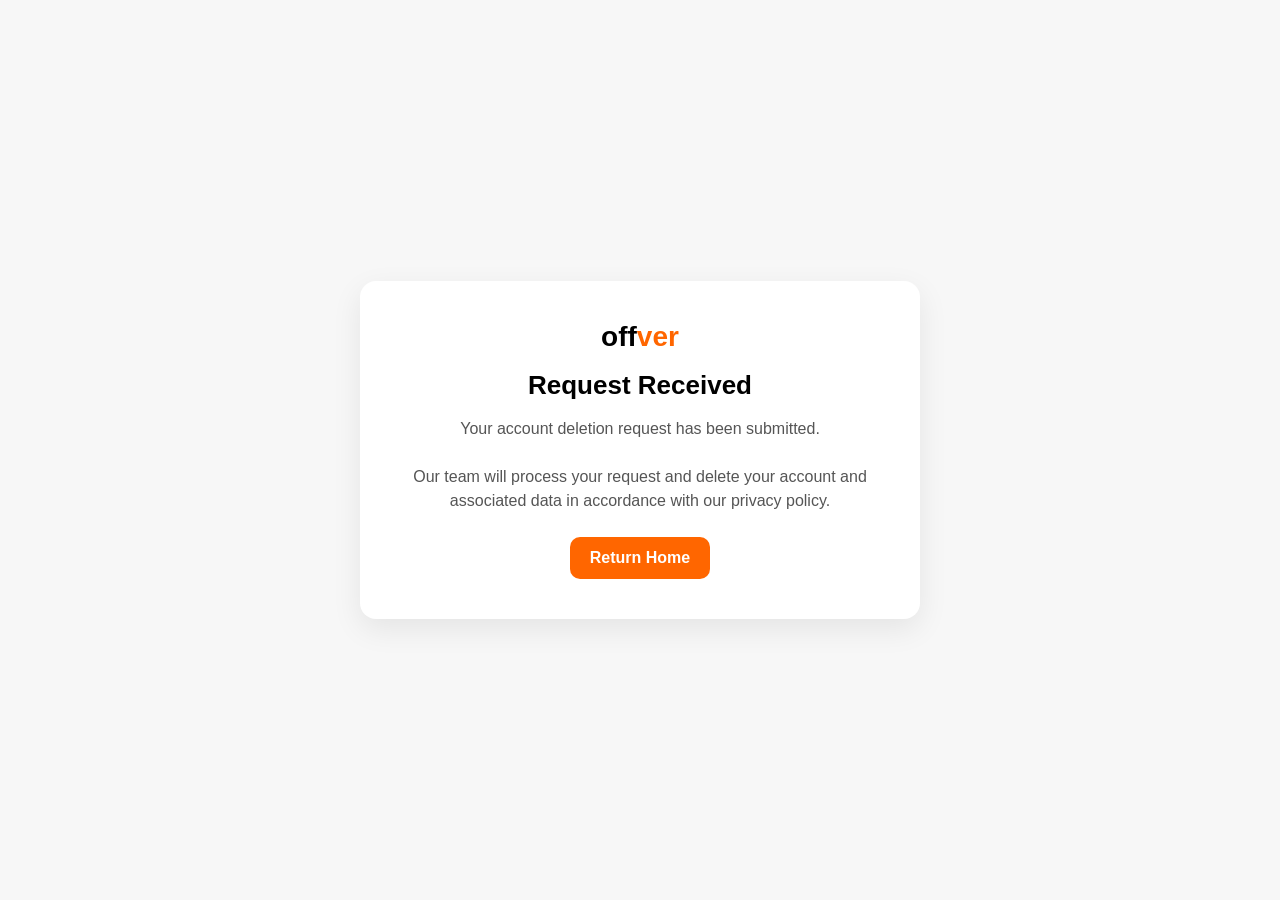
<file: delete-account-success.html>
<!DOCTYPE html>
<html lang="en">
<head>
  <meta charset="UTF-8" />
  <meta name="viewport" content="width=device-width, initial-scale=1.0" />
  <title>Request Received | offver</title>

  <style>
    body {
      margin: 0;
      font-family: Arial, sans-serif;
      background: #f7f7f7;
      display: flex;
      align-items: center;
      justify-content: center;
      height: 100vh;
    }

    .card {
      background: #fff;
      padding: 40px;
      border-radius: 16px;
      text-align: center;
      max-width: 480px;
      box-shadow: 0 10px 30px rgba(0,0,0,0.08);
    }

    .brand {
      font-size: 28px;
      font-weight: 700;
      margin-bottom: 16px;
    }

    .brand span {
      color: #ff6600;
    }

    h1 {
      font-size: 26px;
      margin-bottom: 12px;
    }

    p {
      color: #555;
      margin-bottom: 24px;
      line-height: 1.5;
    }

    .button {
      display: inline-block;
      padding: 12px 20px;
      background: #ff6600;
      color: #fff;
      border-radius: 10px;
      text-decoration: none;
      font-weight: 600;
    }
  </style>
</head>
<body>

  <div class="card">
    <div class="brand">off<span>ver</span></div>

    <h1>Request Received</h1>

    <p>
      Your account deletion request has been submitted.<br><br>
      Our team will process your request and delete your account and associated data in accordance with our privacy policy.
    </p>

    <a href="/" class="button">Return Home</a>
  </div>

</body>
</html>
</file>
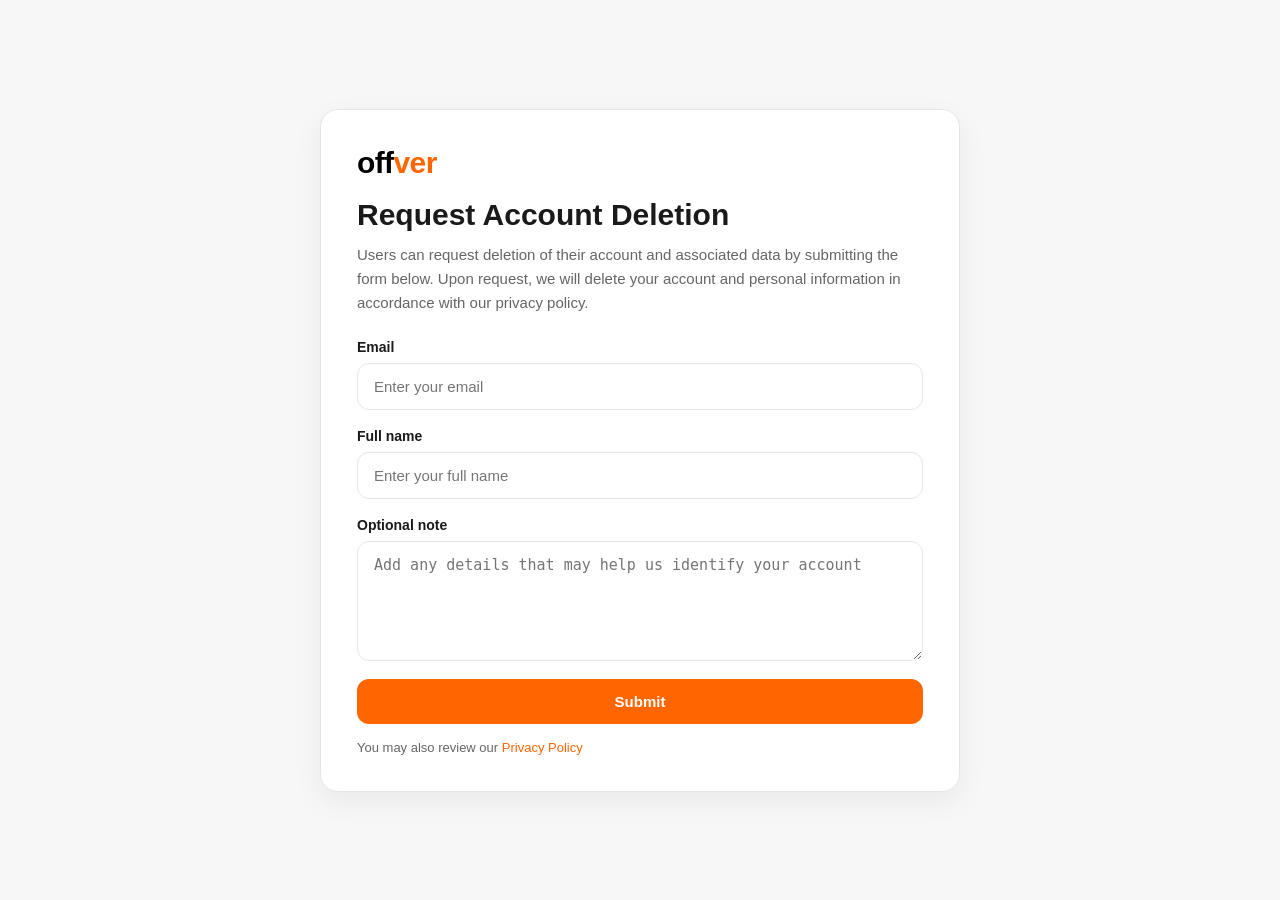
<file: delete-account.html>
<!DOCTYPE html>
<html lang="en">
<head>
  <meta charset="UTF-8" />
  <meta name="viewport" content="width=device-width, initial-scale=1.0" />
  <title>Request Account Deletion | offver</title>
  <style>
    :root {
      --orange: #ff6600;
      --charcoal: #1a1a1a;
      --light: #f7f7f7;
      --border: #e6e6e6;
      --text: #222222;
      --muted: #666666;
      --white: #ffffff;
    }

    * {
      box-sizing: border-box;
    }

    body {
      margin: 0;
      font-family: Arial, sans-serif;
      background: var(--light);
      color: var(--text);
    }

    .page {
      min-height: 100vh;
      display: flex;
      align-items: center;
      justify-content: center;
      padding: 40px 20px;
    }

    .card {
      width: 100%;
      max-width: 640px;
      background: var(--white);
      border: 1px solid var(--border);
      border-radius: 18px;
      padding: 36px;
      box-shadow: 0 10px 30px rgba(0, 0, 0, 0.06);
    }

    .brand {
      font-size: 30px;
      font-weight: 700;
      margin-bottom: 18px;
      letter-spacing: -0.02em;
    }

    .brand .off {
      color: #000000;
    }

    .brand .ver {
      color: var(--orange);
    }

    h1 {
      margin: 0 0 12px;
      font-size: 30px;
      line-height: 1.1;
      color: var(--charcoal);
    }

    p {
      margin: 0 0 24px;
      color: var(--muted);
      line-height: 1.6;
      font-size: 15px;
    }

    form {
      display: grid;
      gap: 18px;
    }

    .field {
      display: grid;
      gap: 8px;
    }

    label {
      font-size: 14px;
      font-weight: 600;
      color: var(--charcoal);
    }

    input,
    textarea {
      width: 100%;
      padding: 14px 16px;
      border: 1px solid var(--border);
      border-radius: 12px;
      font-size: 15px;
      outline: none;
      transition: border-color 0.2s ease, box-shadow 0.2s ease;
      background: #fff;
    }

    input:focus,
    textarea:focus {
      border-color: var(--orange);
      box-shadow: 0 0 0 3px rgba(255, 102, 0, 0.12);
    }

    textarea {
      min-height: 120px;
      resize: vertical;
    }

    .button {
      appearance: none;
      border: none;
      background: var(--orange);
      color: #fff;
      font-size: 15px;
      font-weight: 700;
      padding: 14px 18px;
      border-radius: 12px;
      cursor: pointer;
      transition: opacity 0.2s ease, transform 0.2s ease;
    }

    .button:hover {
      opacity: 0.95;
    }

    .button:active {
      transform: translateY(1px);
    }

    .fine-print {
      margin-top: 16px;
      font-size: 13px;
      color: var(--muted);
    }

    .fine-print a {
      color: var(--orange);
      text-decoration: none;
    }

    @media (max-width: 640px) {
      .card {
        padding: 24px;
      }

      h1 {
        font-size: 26px;
      }

      .brand {
        font-size: 26px;
      }
    }
  </style>
</head>
<body>
  <main class="page">
    <section class="card">
      <div class="brand">
        <span class="off">off</span><span class="ver">ver</span>
      </div>

      <h1>Request Account Deletion</h1>
      <p>
        Users can request deletion of their account and associated data by submitting
        the form below. Upon request, we will delete your account and personal
        information in accordance with our privacy policy.
      </p>

      <form action="https://formsubmit.co/info@offver.com" method="POST">
        <!-- FormSubmit settings -->
        <input type="hidden" name="_subject" value="offver Account Deletion Request" />
        <input type="hidden" name="_captcha" value="false" />
        <input type="hidden" name="_template" value="table" />
        <!-- Optional redirect after submit -->
        <input type="hidden" name="_next" value="https://offver.com/delete-account-success.html" />

        <div class="field">
          <label for="email">Email</label>
          <input
            type="email"
            id="email"
            name="Email"
            placeholder="Enter your email"
            required
          />
        </div>

        <div class="field">
          <label for="fullName">Full name</label>
          <input
            type="text"
            id="fullName"
            name="Full Name"
            placeholder="Enter your full name"
            required
          />
        </div>

        <div class="field">
          <label for="note">Optional note</label>
          <textarea
            id="note"
            name="Note"
            placeholder="Add any details that may help us identify your account"
          ></textarea>
        </div>

        <button class="button" type="submit">Submit</button>
      </form>

      <div class="fine-print">
        You may also review our <a href="privacy.html">Privacy Policy</a>
      </div>
    </section>
  </main>
</body>
</html>
</file>
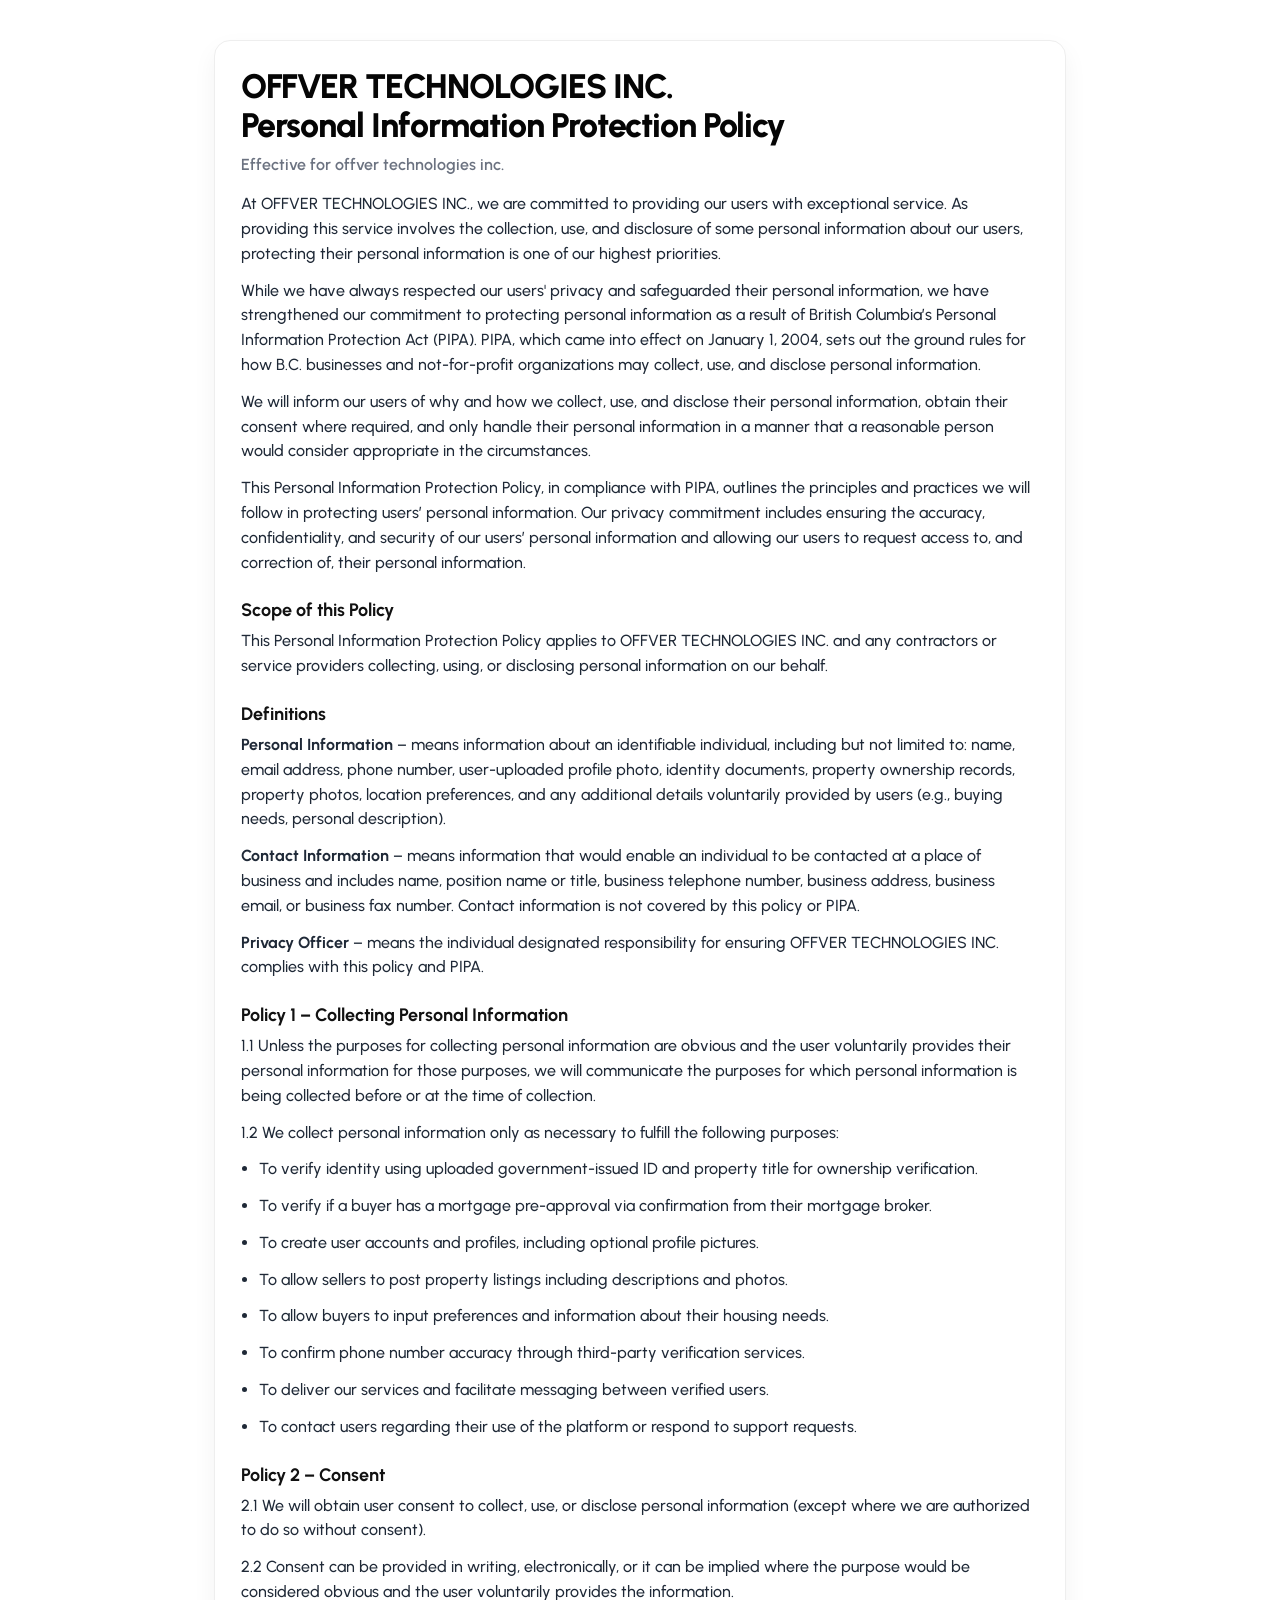
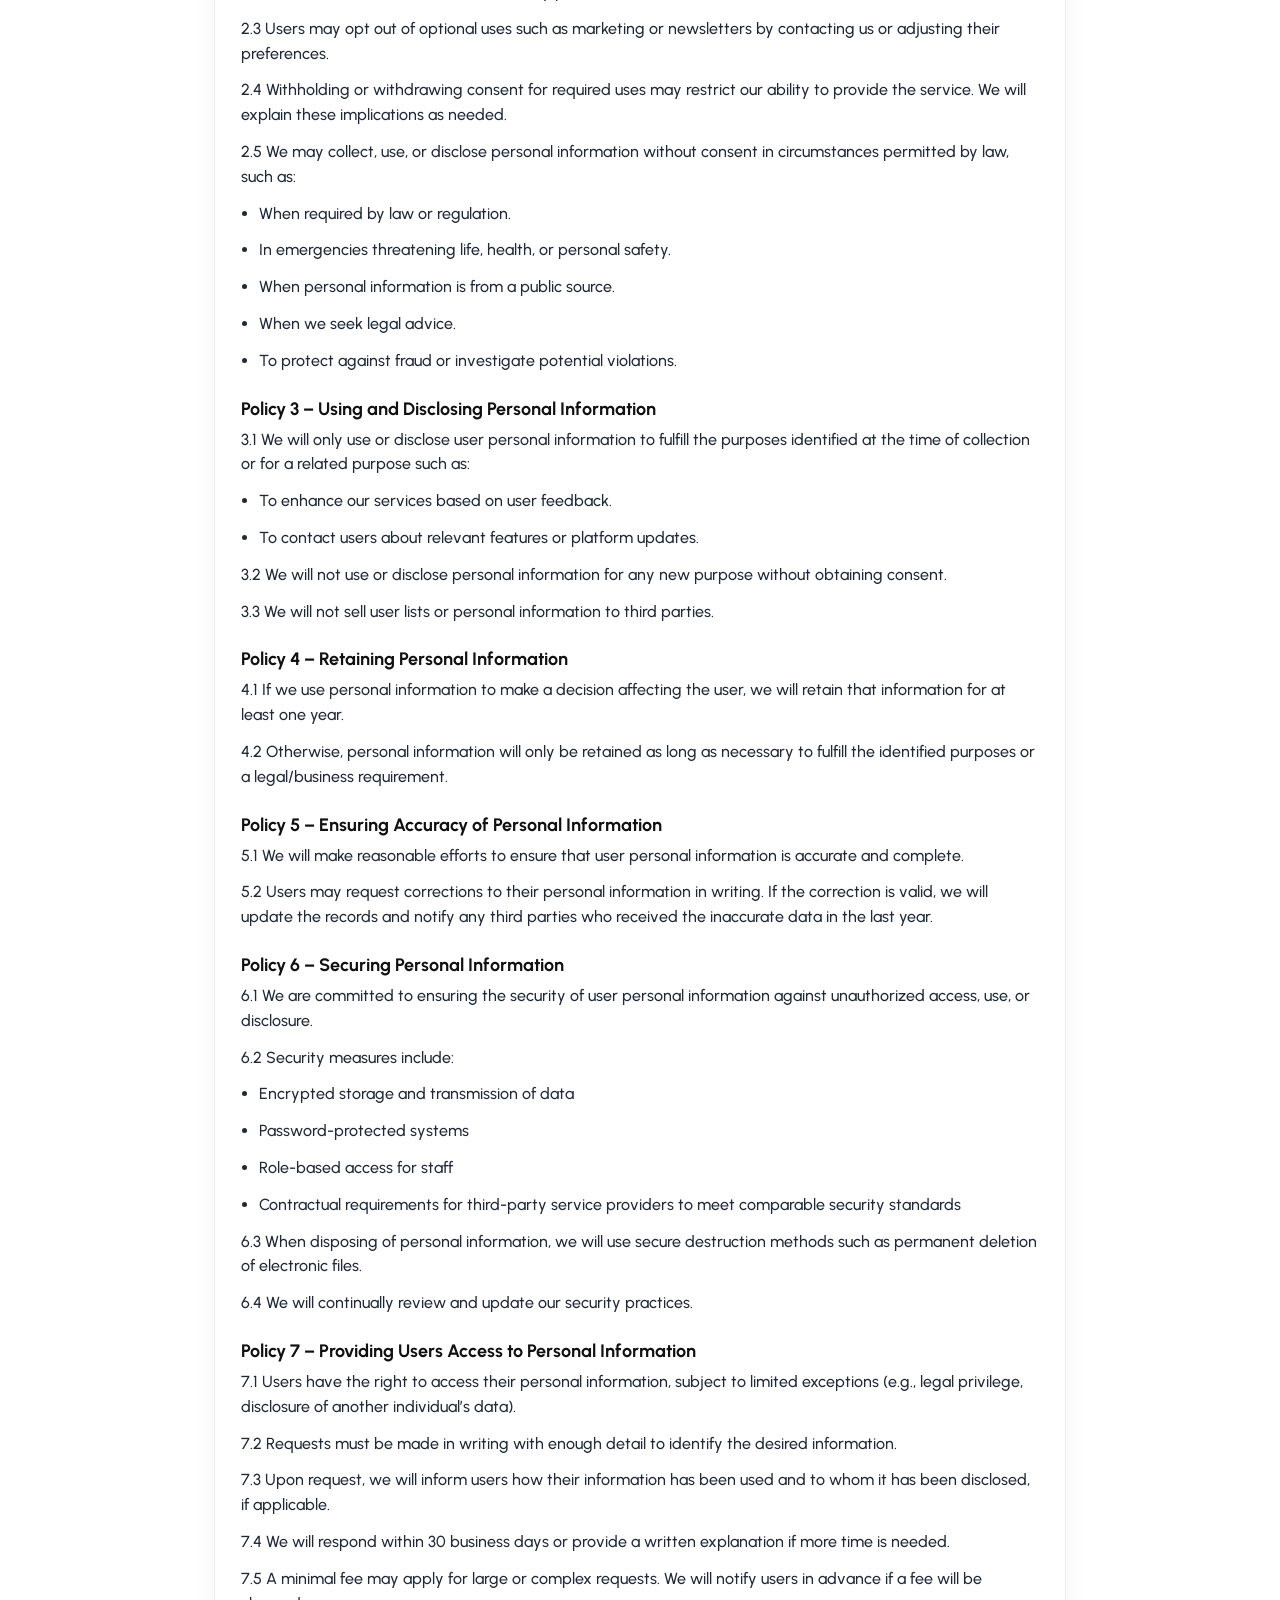
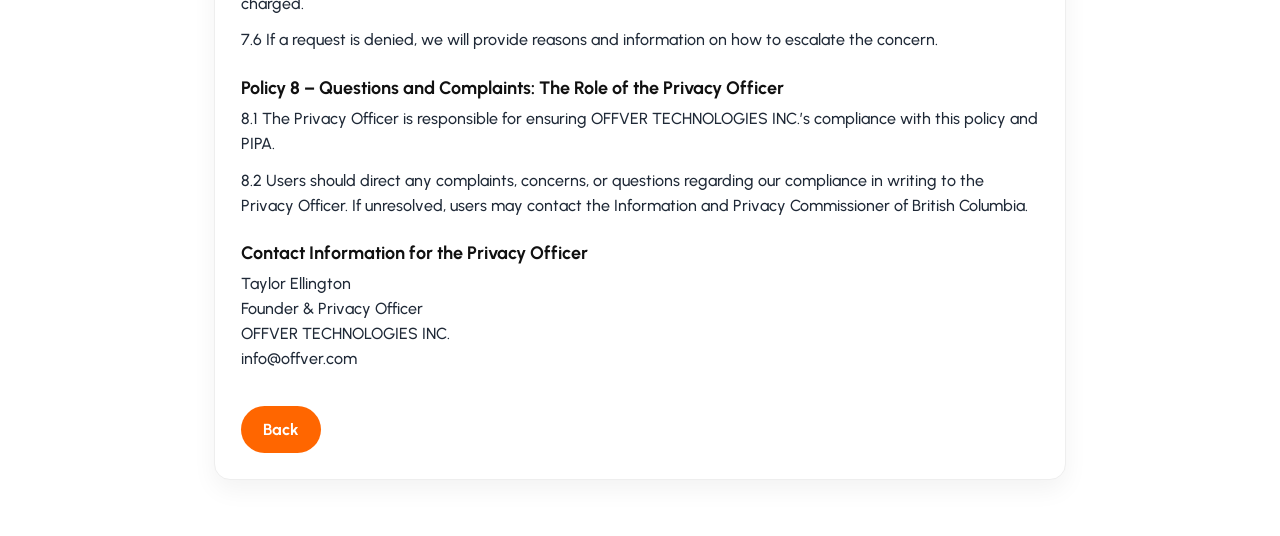
<file: privacy.html>
<!DOCTYPE html>
<html lang="en">
<head>
  <meta charset="UTF-8" />
  <meta name="viewport" content="width=device-width, initial-scale=1.0, maximum-scale=1" />

  <title>offver – Privacy Policy</title>

  <link rel="icon" type="image/png" href="favicon.png">
  <link href="https://fonts.googleapis.com/css2?family=Urbanist:wght@400;500;600;700&display=swap" rel="stylesheet">

  <style>
    :root {
      --orange: #FF6600;
      --text: #050505;
      --bg: #ffffff;
    }

    * { margin: 0; padding: 0; box-sizing: border-box; }

    body {
      font-family: 'Urbanist', sans-serif;
      background: var(--bg);
      color: var(--text);
      overflow-x: hidden;
    }

    .wrap {
      max-width: 900px;
      margin: 0 auto;
      padding: 40px 24px 56px;
    }

    h1 {
      font-size: 34px;
      font-weight: 800;
      letter-spacing: -0.03em;
      margin-bottom: 10px;
      line-height: 1.15;
    }

    h2 {
      font-size: 18px;
      font-weight: 700;
      color: #111;
      margin-top: 24px;
      margin-bottom: 8px;
    }

    p, li {
      font-size: 16px;
      line-height: 1.55;
      color: #1f2937;
      margin-bottom: 12px;
      font-weight: 500;
    }

    .card {
      background: #fff;
      border: 1px solid #eee;
      border-radius: 16px;
      padding: 26px;
      box-shadow: 0 10px 25px rgba(0,0,0,0.05);
    }

    .back-btn {
      display: inline-block;
      margin-top: 22px;
      background: var(--orange);
      color: #fff;
      padding: 14px 22px;
      border-radius: 999px;
      text-decoration: none;
      font-weight: 700;
      font-size: 16px;
    }

    .muted {
      color: #6b7280;
      font-weight: 600;
      margin-bottom: 18px;
    }
  </style>
</head>

<body>
  <div class="wrap">
    <div class="card">
      <h1>OFFVER TECHNOLOGIES INC.<br>Personal Information Protection Policy</h1>
      <div class="muted">Effective for offver technologies inc.</div>

      <p>At OFFVER TECHNOLOGIES INC., we are committed to providing our users with exceptional service. As providing this service involves the collection, use, and disclosure of some personal information about our users, protecting their personal information is one of our highest priorities.</p>

      <p>While we have always respected our users' privacy and safeguarded their personal information, we have strengthened our commitment to protecting personal information as a result of British Columbia’s Personal Information Protection Act (PIPA). PIPA, which came into effect on January 1, 2004, sets out the ground rules for how B.C. businesses and not-for-profit organizations may collect, use, and disclose personal information.</p>

      <p>We will inform our users of why and how we collect, use, and disclose their personal information, obtain their consent where required, and only handle their personal information in a manner that a reasonable person would consider appropriate in the circumstances.</p>

      <p>This Personal Information Protection Policy, in compliance with PIPA, outlines the principles and practices we will follow in protecting users’ personal information. Our privacy commitment includes ensuring the accuracy, confidentiality, and security of our users’ personal information and allowing our users to request access to, and correction of, their personal information.</p>

      <h2>Scope of this Policy</h2>
      <p>This Personal Information Protection Policy applies to OFFVER TECHNOLOGIES INC. and any contractors or service providers collecting, using, or disclosing personal information on our behalf.</p>

      <h2>Definitions</h2>
      <p><strong>Personal Information</strong> – means information about an identifiable individual, including but not limited to: name, email address, phone number, user-uploaded profile photo, identity documents, property ownership records, property photos, location preferences, and any additional details voluntarily provided by users (e.g., buying needs, personal description).</p>

      <p><strong>Contact Information</strong> – means information that would enable an individual to be contacted at a place of business and includes name, position name or title, business telephone number, business address, business email, or business fax number. Contact information is not covered by this policy or PIPA.</p>

      <p><strong>Privacy Officer</strong> – means the individual designated responsibility for ensuring OFFVER TECHNOLOGIES INC. complies with this policy and PIPA.</p>

      <h2>Policy 1 – Collecting Personal Information</h2>
      <p>1.1 Unless the purposes for collecting personal information are obvious and the user voluntarily provides their personal information for those purposes, we will communicate the purposes for which personal information is being collected before or at the time of collection.</p>
      <p>1.2 We collect personal information only as necessary to fulfill the following purposes:</p>
      <ul style="padding-left: 18px; margin-bottom: 12px;">
        <li>To verify identity using uploaded government-issued ID and property title for ownership verification.</li>
        <li>To verify if a buyer has a mortgage pre-approval via confirmation from their mortgage broker.</li>
        <li>To create user accounts and profiles, including optional profile pictures.</li>
        <li>To allow sellers to post property listings including descriptions and photos.</li>
        <li>To allow buyers to input preferences and information about their housing needs.</li>
        <li>To confirm phone number accuracy through third-party verification services.</li>
        <li>To deliver our services and facilitate messaging between verified users.</li>
        <li>To contact users regarding their use of the platform or respond to support requests.</li>
      </ul>

      <h2>Policy 2 – Consent</h2>
      <p>2.1 We will obtain user consent to collect, use, or disclose personal information (except where we are authorized to do so without consent).</p>
      <p>2.2 Consent can be provided in writing, electronically, or it can be implied where the purpose would be considered obvious and the user voluntarily provides the information.</p>
      <p>2.3 Users may opt out of optional uses such as marketing or newsletters by contacting us or adjusting their preferences.</p>
      <p>2.4 Withholding or withdrawing consent for required uses may restrict our ability to provide the service. We will explain these implications as needed.</p>
      <p>2.5 We may collect, use, or disclose personal information without consent in circumstances permitted by law, such as:</p>
      <ul style="padding-left: 18px; margin-bottom: 12px;">
        <li>When required by law or regulation.</li>
        <li>In emergencies threatening life, health, or personal safety.</li>
        <li>When personal information is from a public source.</li>
        <li>When we seek legal advice.</li>
        <li>To protect against fraud or investigate potential violations.</li>
      </ul>

      <h2>Policy 3 – Using and Disclosing Personal Information</h2>
      <p>3.1 We will only use or disclose user personal information to fulfill the purposes identified at the time of collection or for a related purpose such as:</p>
      <ul style="padding-left: 18px; margin-bottom: 12px;">
        <li>To enhance our services based on user feedback.</li>
        <li>To contact users about relevant features or platform updates.</li>
      </ul>
      <p>3.2 We will not use or disclose personal information for any new purpose without obtaining consent.</p>
      <p>3.3 We will not sell user lists or personal information to third parties.</p>

      <h2>Policy 4 – Retaining Personal Information</h2>
      <p>4.1 If we use personal information to make a decision affecting the user, we will retain that information for at least one year.</p>
      <p>4.2 Otherwise, personal information will only be retained as long as necessary to fulfill the identified purposes or a legal/business requirement.</p>

      <h2>Policy 5 – Ensuring Accuracy of Personal Information</h2>
      <p>5.1 We will make reasonable efforts to ensure that user personal information is accurate and complete.</p>
      <p>5.2 Users may request corrections to their personal information in writing. If the correction is valid, we will update the records and notify any third parties who received the inaccurate data in the last year.</p>

      <h2>Policy 6 – Securing Personal Information</h2>
      <p>6.1 We are committed to ensuring the security of user personal information against unauthorized access, use, or disclosure.</p>
      <p>6.2 Security measures include:</p>
      <ul style="padding-left: 18px; margin-bottom: 12px;">
        <li>Encrypted storage and transmission of data</li>
        <li>Password-protected systems</li>
        <li>Role-based access for staff</li>
        <li>Contractual requirements for third-party service providers to meet comparable security standards</li>
      </ul>
      <p>6.3 When disposing of personal information, we will use secure destruction methods such as permanent deletion of electronic files.</p>
      <p>6.4 We will continually review and update our security practices.</p>

      <h2>Policy 7 – Providing Users Access to Personal Information</h2>
      <p>7.1 Users have the right to access their personal information, subject to limited exceptions (e.g., legal privilege, disclosure of another individual’s data).</p>
      <p>7.2 Requests must be made in writing with enough detail to identify the desired information.</p>
      <p>7.3 Upon request, we will inform users how their information has been used and to whom it has been disclosed, if applicable.</p>
      <p>7.4 We will respond within 30 business days or provide a written explanation if more time is needed.</p>
      <p>7.5 A minimal fee may apply for large or complex requests. We will notify users in advance if a fee will be charged.</p>
      <p>7.6 If a request is denied, we will provide reasons and information on how to escalate the concern.</p>

      <h2>Policy 8 – Questions and Complaints: The Role of the Privacy Officer</h2>
      <p>8.1 The Privacy Officer is responsible for ensuring OFFVER TECHNOLOGIES INC.’s compliance with this policy and PIPA.</p>
      <p>8.2 Users should direct any complaints, concerns, or questions regarding our compliance in writing to the Privacy Officer. If unresolved, users may contact the Information and Privacy Commissioner of British Columbia.</p>

      <h2>Contact Information for the Privacy Officer</h2>
      <p>
        Taylor Ellington<br>
        Founder &amp; Privacy Officer<br>
        OFFVER TECHNOLOGIES INC.<br>
        info@offver.com
      </p>

      <a class="back-btn" href="index.html">Back</a>
    </div>
  </div>
</body>
</html>
</file>
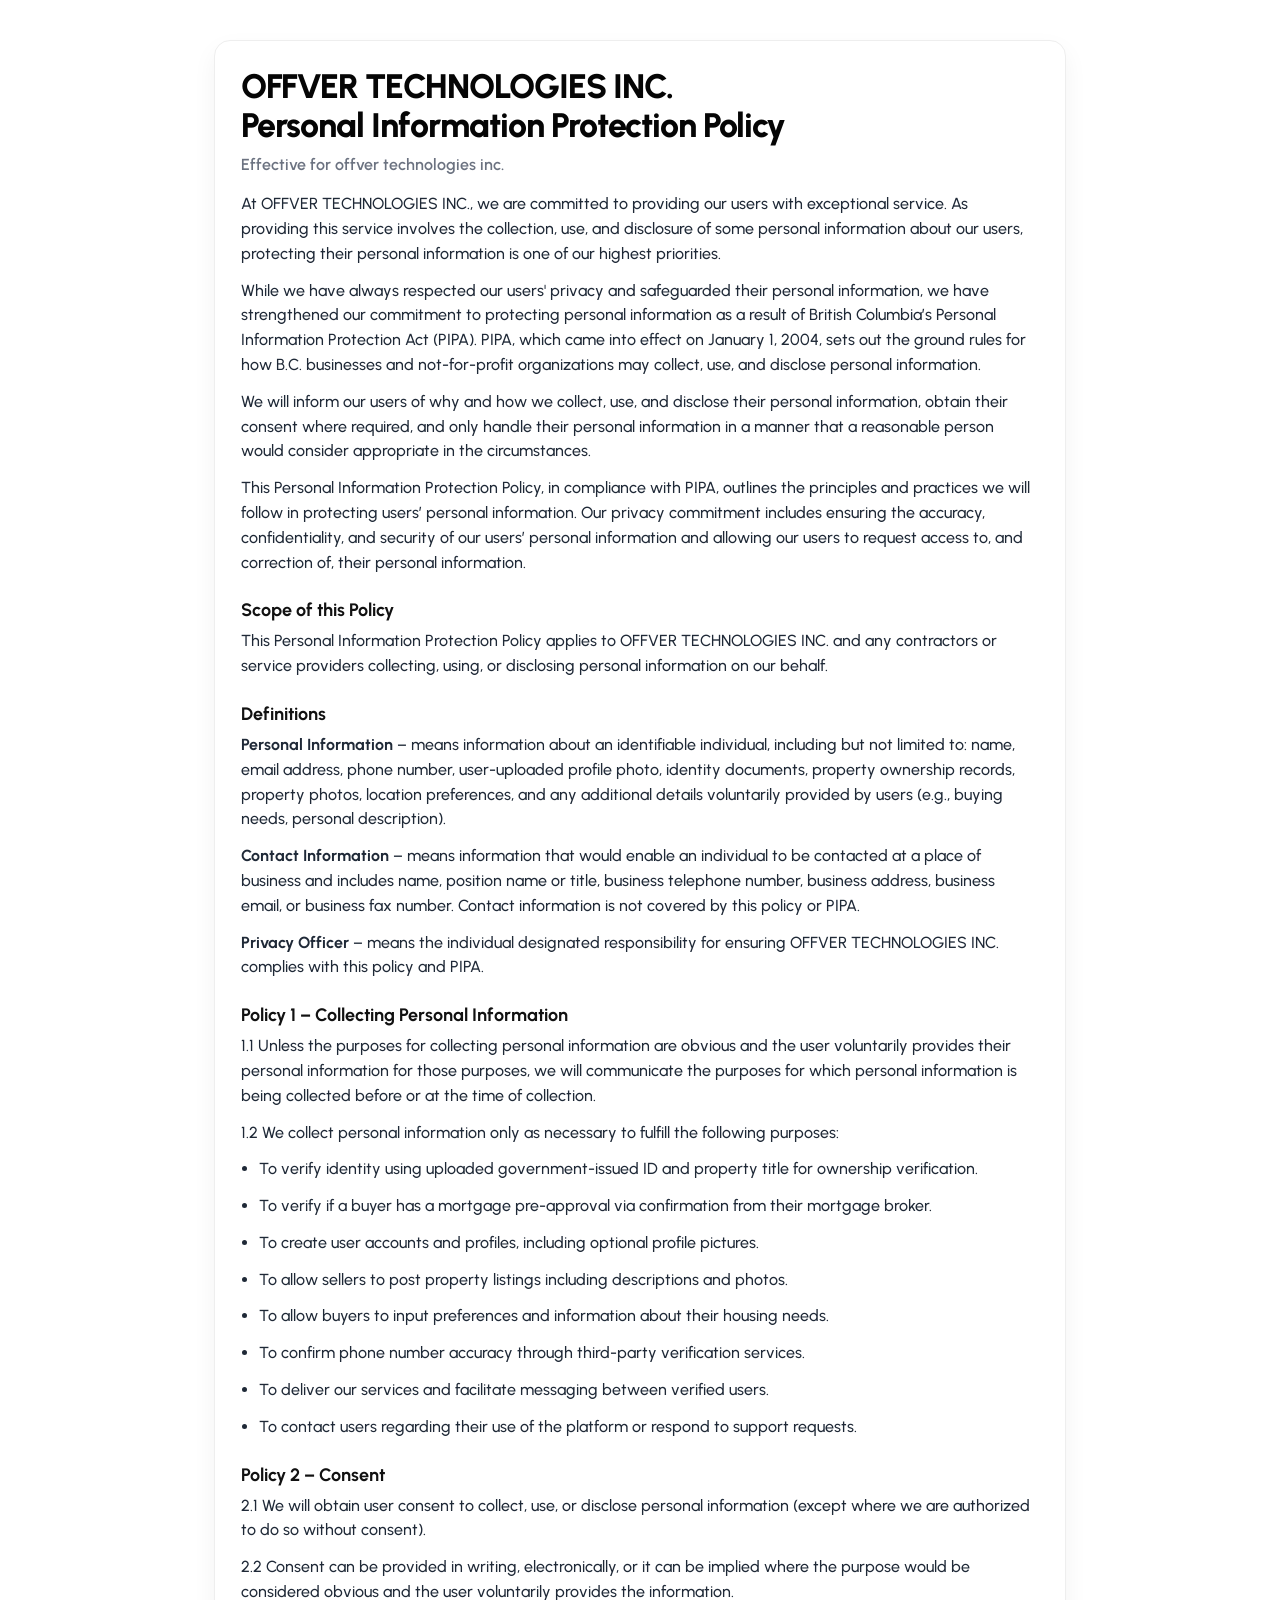
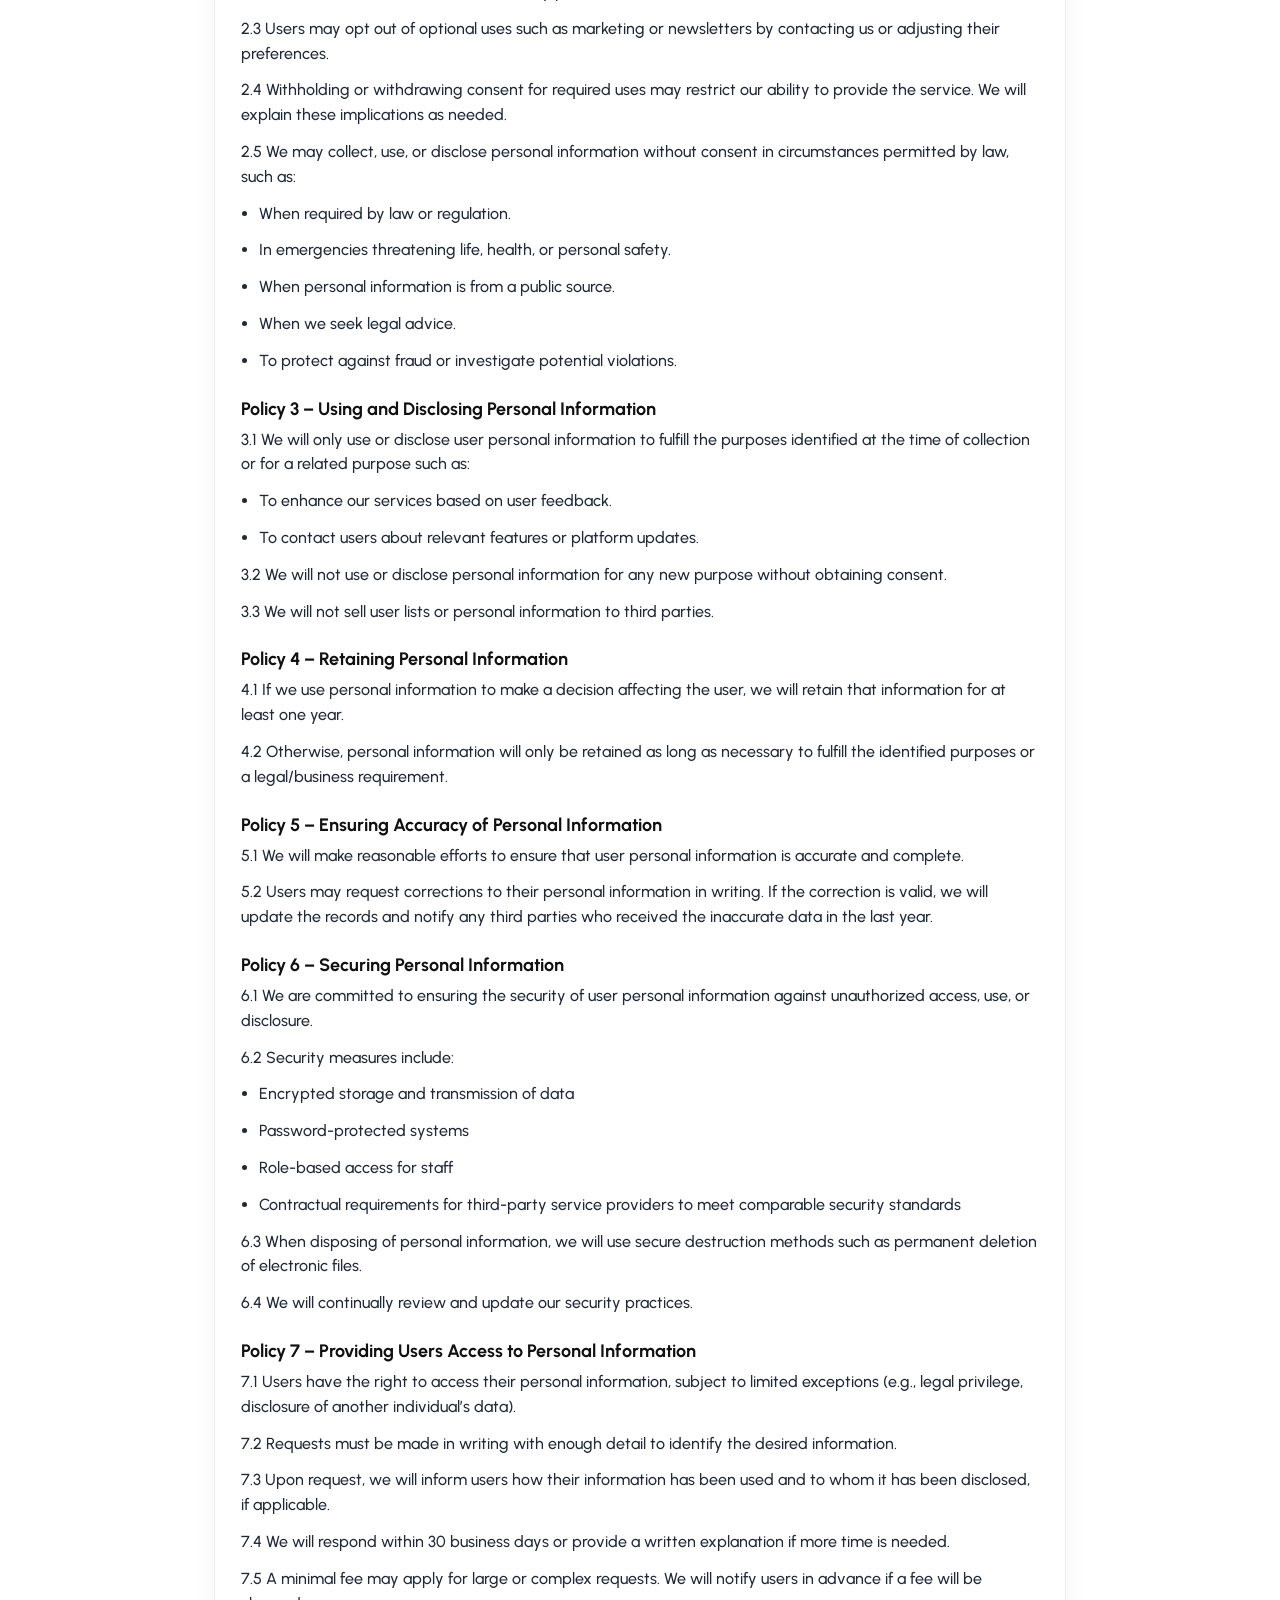
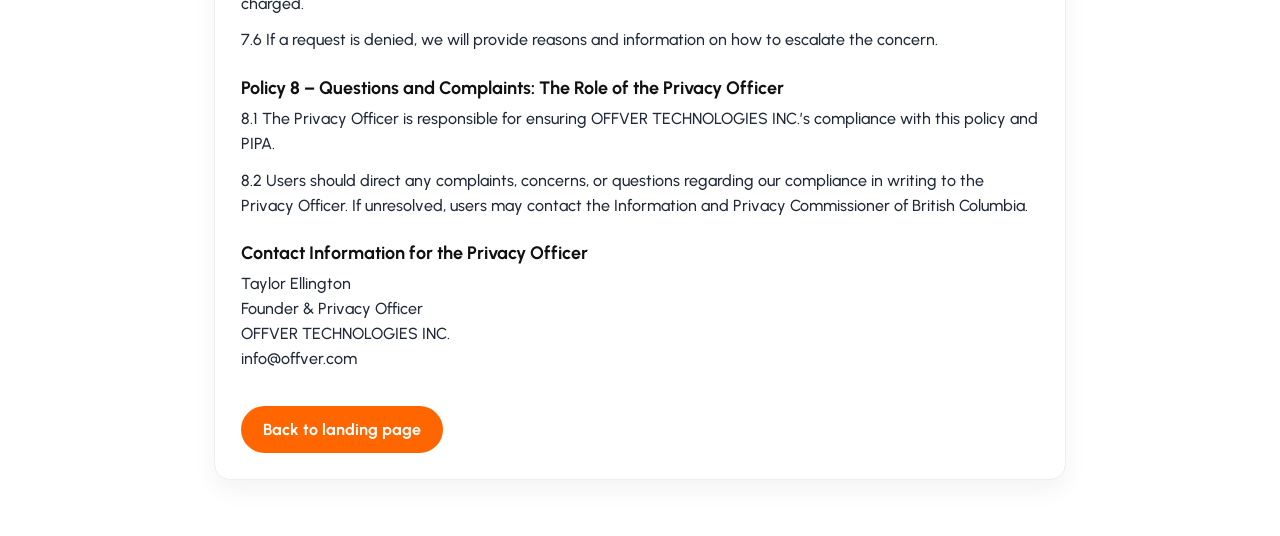
<file: Privacy.html>
<!DOCTYPE html>
<html lang="en">
<head>
  <meta charset="UTF-8" />
  <meta name="viewport" content="width=device-width, initial-scale=1.0, maximum-scale=1" />

  <title>offver – Privacy Policy</title>

  <link rel="icon" type="image/png" href="favicon.png">
  <link href="https://fonts.googleapis.com/css2?family=Urbanist:wght@400;500;600;700&display=swap" rel="stylesheet">

  <style>
    :root {
      --orange: #FF6600;
      --text: #050505;
      --bg: #ffffff;
    }

    * { margin: 0; padding: 0; box-sizing: border-box; }

    body {
      font-family: 'Urbanist', sans-serif;
      background: var(--bg);
      color: var(--text);
      overflow-x: hidden;
    }

    .wrap {
      max-width: 900px;
      margin: 0 auto;
      padding: 40px 24px 56px;
    }

    h1 {
      font-size: 34px;
      font-weight: 800;
      letter-spacing: -0.03em;
      margin-bottom: 10px;
      line-height: 1.15;
    }

    h2 {
      font-size: 18px;
      font-weight: 700;
      color: #111;
      margin-top: 24px;
      margin-bottom: 8px;
    }

    p, li {
      font-size: 16px;
      line-height: 1.55;
      color: #1f2937;
      margin-bottom: 12px;
      font-weight: 500;
    }

    .card {
      background: #fff;
      border: 1px solid #eee;
      border-radius: 16px;
      padding: 26px;
      box-shadow: 0 10px 25px rgba(0,0,0,0.05);
    }

    .back-btn {
      display: inline-block;
      margin-top: 22px;
      background: var(--orange);
      color: #fff;
      padding: 14px 22px;
      border-radius: 999px;
      text-decoration: none;
      font-weight: 700;
      font-size: 16px;
    }

    .muted {
      color: #6b7280;
      font-weight: 600;
      margin-bottom: 18px;
    }
  </style>
</head>

<body>
  <div class="wrap">
    <div class="card">
      <h1>OFFVER TECHNOLOGIES INC.<br>Personal Information Protection Policy</h1>
      <div class="muted">Effective for offver technologies inc.</div>

      <p>At OFFVER TECHNOLOGIES INC., we are committed to providing our users with exceptional service. As providing this service involves the collection, use, and disclosure of some personal information about our users, protecting their personal information is one of our highest priorities.</p>

      <p>While we have always respected our users' privacy and safeguarded their personal information, we have strengthened our commitment to protecting personal information as a result of British Columbia’s Personal Information Protection Act (PIPA). PIPA, which came into effect on January 1, 2004, sets out the ground rules for how B.C. businesses and not-for-profit organizations may collect, use, and disclose personal information.</p>

      <p>We will inform our users of why and how we collect, use, and disclose their personal information, obtain their consent where required, and only handle their personal information in a manner that a reasonable person would consider appropriate in the circumstances.</p>

      <p>This Personal Information Protection Policy, in compliance with PIPA, outlines the principles and practices we will follow in protecting users’ personal information. Our privacy commitment includes ensuring the accuracy, confidentiality, and security of our users’ personal information and allowing our users to request access to, and correction of, their personal information.</p>

      <h2>Scope of this Policy</h2>
      <p>This Personal Information Protection Policy applies to OFFVER TECHNOLOGIES INC. and any contractors or service providers collecting, using, or disclosing personal information on our behalf.</p>

      <h2>Definitions</h2>
      <p><strong>Personal Information</strong> – means information about an identifiable individual, including but not limited to: name, email address, phone number, user-uploaded profile photo, identity documents, property ownership records, property photos, location preferences, and any additional details voluntarily provided by users (e.g., buying needs, personal description).</p>

      <p><strong>Contact Information</strong> – means information that would enable an individual to be contacted at a place of business and includes name, position name or title, business telephone number, business address, business email, or business fax number. Contact information is not covered by this policy or PIPA.</p>

      <p><strong>Privacy Officer</strong> – means the individual designated responsibility for ensuring OFFVER TECHNOLOGIES INC. complies with this policy and PIPA.</p>

      <h2>Policy 1 – Collecting Personal Information</h2>
      <p>1.1 Unless the purposes for collecting personal information are obvious and the user voluntarily provides their personal information for those purposes, we will communicate the purposes for which personal information is being collected before or at the time of collection.</p>
      <p>1.2 We collect personal information only as necessary to fulfill the following purposes:</p>
      <ul style="padding-left: 18px; margin-bottom: 12px;">
        <li>To verify identity using uploaded government-issued ID and property title for ownership verification.</li>
        <li>To verify if a buyer has a mortgage pre-approval via confirmation from their mortgage broker.</li>
        <li>To create user accounts and profiles, including optional profile pictures.</li>
        <li>To allow sellers to post property listings including descriptions and photos.</li>
        <li>To allow buyers to input preferences and information about their housing needs.</li>
        <li>To confirm phone number accuracy through third-party verification services.</li>
        <li>To deliver our services and facilitate messaging between verified users.</li>
        <li>To contact users regarding their use of the platform or respond to support requests.</li>
      </ul>

      <h2>Policy 2 – Consent</h2>
      <p>2.1 We will obtain user consent to collect, use, or disclose personal information (except where we are authorized to do so without consent).</p>
      <p>2.2 Consent can be provided in writing, electronically, or it can be implied where the purpose would be considered obvious and the user voluntarily provides the information.</p>
      <p>2.3 Users may opt out of optional uses such as marketing or newsletters by contacting us or adjusting their preferences.</p>
      <p>2.4 Withholding or withdrawing consent for required uses may restrict our ability to provide the service. We will explain these implications as needed.</p>
      <p>2.5 We may collect, use, or disclose personal information without consent in circumstances permitted by law, such as:</p>
      <ul style="padding-left: 18px; margin-bottom: 12px;">
        <li>When required by law or regulation.</li>
        <li>In emergencies threatening life, health, or personal safety.</li>
        <li>When personal information is from a public source.</li>
        <li>When we seek legal advice.</li>
        <li>To protect against fraud or investigate potential violations.</li>
      </ul>

      <h2>Policy 3 – Using and Disclosing Personal Information</h2>
      <p>3.1 We will only use or disclose user personal information to fulfill the purposes identified at the time of collection or for a related purpose such as:</p>
      <ul style="padding-left: 18px; margin-bottom: 12px;">
        <li>To enhance our services based on user feedback.</li>
        <li>To contact users about relevant features or platform updates.</li>
      </ul>
      <p>3.2 We will not use or disclose personal information for any new purpose without obtaining consent.</p>
      <p>3.3 We will not sell user lists or personal information to third parties.</p>

      <h2>Policy 4 – Retaining Personal Information</h2>
      <p>4.1 If we use personal information to make a decision affecting the user, we will retain that information for at least one year.</p>
      <p>4.2 Otherwise, personal information will only be retained as long as necessary to fulfill the identified purposes or a legal/business requirement.</p>

      <h2>Policy 5 – Ensuring Accuracy of Personal Information</h2>
      <p>5.1 We will make reasonable efforts to ensure that user personal information is accurate and complete.</p>
      <p>5.2 Users may request corrections to their personal information in writing. If the correction is valid, we will update the records and notify any third parties who received the inaccurate data in the last year.</p>

      <h2>Policy 6 – Securing Personal Information</h2>
      <p>6.1 We are committed to ensuring the security of user personal information against unauthorized access, use, or disclosure.</p>
      <p>6.2 Security measures include:</p>
      <ul style="padding-left: 18px; margin-bottom: 12px;">
        <li>Encrypted storage and transmission of data</li>
        <li>Password-protected systems</li>
        <li>Role-based access for staff</li>
        <li>Contractual requirements for third-party service providers to meet comparable security standards</li>
      </ul>
      <p>6.3 When disposing of personal information, we will use secure destruction methods such as permanent deletion of electronic files.</p>
      <p>6.4 We will continually review and update our security practices.</p>

      <h2>Policy 7 – Providing Users Access to Personal Information</h2>
      <p>7.1 Users have the right to access their personal information, subject to limited exceptions (e.g., legal privilege, disclosure of another individual’s data).</p>
      <p>7.2 Requests must be made in writing with enough detail to identify the desired information.</p>
      <p>7.3 Upon request, we will inform users how their information has been used and to whom it has been disclosed, if applicable.</p>
      <p>7.4 We will respond within 30 business days or provide a written explanation if more time is needed.</p>
      <p>7.5 A minimal fee may apply for large or complex requests. We will notify users in advance if a fee will be charged.</p>
      <p>7.6 If a request is denied, we will provide reasons and information on how to escalate the concern.</p>

      <h2>Policy 8 – Questions and Complaints: The Role of the Privacy Officer</h2>
      <p>8.1 The Privacy Officer is responsible for ensuring OFFVER TECHNOLOGIES INC.’s compliance with this policy and PIPA.</p>
      <p>8.2 Users should direct any complaints, concerns, or questions regarding our compliance in writing to the Privacy Officer. If unresolved, users may contact the Information and Privacy Commissioner of British Columbia.</p>

      <h2>Contact Information for the Privacy Officer</h2>
      <p>
        Taylor Ellington<br>
        Founder &amp; Privacy Officer<br>
        OFFVER TECHNOLOGIES INC.<br>
        info@offver.com
      </p>

      <a class="back-btn" href="index.html">Back to landing page</a>
    </div>
  </div>
</body>
</html>
</file>
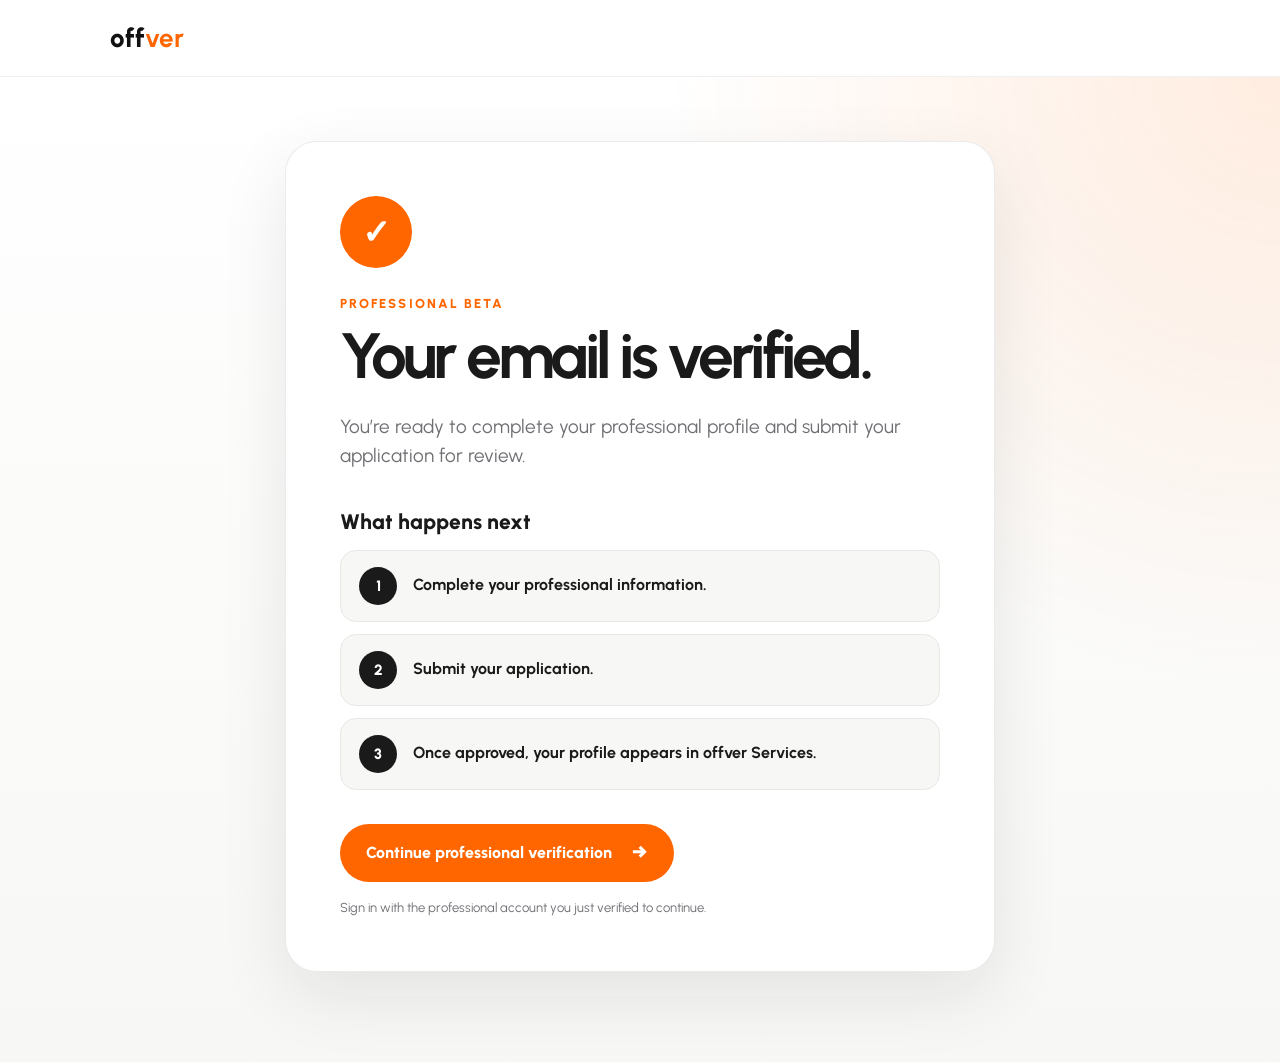
<file: professional-email-verified.html>
<!doctype html>
<html lang="en">
  <head>
    <meta charset="utf-8" />
    <meta name="viewport" content="width=device-width,initial-scale=1" />

    <title>Email verified — offver</title>

    <link rel="icon" href="favicon.png" />

    <link
      href="https://fonts.googleapis.com/css2?family=Urbanist:wght@400;500;600;700;800&display=swap"
      rel="stylesheet"
    />

    <link rel="stylesheet" href="offver-professional.css" />

    <style>
      .confirmation-page {
        min-height: calc(100vh - 76px);
        padding: 64px 0 90px;
        display: flex;
        align-items: center;
        background:
          radial-gradient(
            circle at top right,
            rgba(255, 102, 0, 0.12),
            transparent 38%
          ),
          linear-gradient(180deg, #ffffff 0%, #f7f7f5 100%);
      }

      .confirmation-shell {
        max-width: 760px;
        margin: 0 auto;
      }

      .confirmation-card {
        padding: 54px;
        border: 1px solid rgba(0, 0, 0, 0.08);
        border-radius: 32px;
        background: #ffffff;
        box-shadow: 0 24px 70px rgba(26, 26, 26, 0.09);
      }

      .confirmation-icon {
        width: 72px;
        height: 72px;
        margin-bottom: 28px;
        border-radius: 50%;
        display: grid;
        place-items: center;
        background: #ff6600;
        color: #ffffff;
        font-size: 34px;
        font-weight: 800;
      }

      .confirmation-eyebrow {
        margin-bottom: 14px;
        color: #ff6600;
        font-size: 13px;
        font-weight: 800;
        letter-spacing: 0.16em;
        text-transform: uppercase;
      }

      .confirmation-card h1 {
        max-width: 600px;
        margin: 0;
        color: #1a1a1a;
        font-size: clamp(42px, 7vw, 64px);
        line-height: 0.98;
        letter-spacing: -0.055em;
      }

      .confirmation-intro {
        max-width: 600px;
        margin: 24px 0 38px;
        color: #6e6e73;
        font-size: 19px;
        line-height: 1.55;
      }

      .next-title {
        margin: 0 0 16px;
        color: #1a1a1a;
        font-size: 21px;
        font-weight: 800;
      }

      .next-steps {
        display: grid;
        gap: 12px;
      }

      .next-step {
        min-height: 72px;
        padding: 15px 18px;
        border: 1px solid #e7e7e4;
        border-radius: 16px;
        display: flex;
        align-items: center;
        gap: 16px;
        background: #f7f7f5;
      }

      .step-number {
        width: 38px;
        height: 38px;
        flex: 0 0 38px;
        border-radius: 50%;
        display: grid;
        place-items: center;
        background: #1a1a1a;
        color: #ffffff;
        font-size: 15px;
        font-weight: 800;
      }

      .step-copy {
        color: #1a1a1a;
        font-size: 16px;
        line-height: 1.4;
        font-weight: 700;
      }

      .confirmation-action {
        margin-top: 34px;
      }

      .continue-button {
        min-height: 58px;
        padding: 0 26px;
        border-radius: 999px;
        display: inline-flex;
        align-items: center;
        justify-content: center;
        gap: 20px;
        background: #ff6600;
        color: #ffffff;
        font-size: 16px;
        font-weight: 800;
        text-decoration: none;
        transition:
          transform 160ms ease,
          background 160ms ease;
      }

      .continue-button:hover {
        transform: translateY(-2px);
        background: #e95d00;
      }

      .continue-arrow {
        font-size: 22px;
        line-height: 1;
      }

      .sign-in-note {
        margin: 16px 0 0;
        color: #6e6e73;
        font-size: 13px;
        line-height: 1.5;
      }

      @media (max-width: 640px) {
        .confirmation-page {
          min-height: calc(100vh - 70px);
          padding: 28px 0 56px;
          align-items: flex-start;
        }

        .confirmation-card {
          padding: 34px 24px;
          border-radius: 24px;
        }

        .confirmation-icon {
          width: 62px;
          height: 62px;
          margin-bottom: 24px;
          font-size: 29px;
        }

        .confirmation-card h1 {
          font-size: 44px;
        }

        .confirmation-intro {
          margin-bottom: 30px;
          font-size: 17px;
        }

        .continue-button {
          width: 100%;
        }
      }
    </style>
  </head>

  <body>
    <header class="header">
      <div class="container header-inner">
        <a class="brand" href="index.html">off<b>ver</b></a>
      </div>
    </header>

    <main class="confirmation-page">
      <div class="container">
        <div class="confirmation-shell">
          <section class="confirmation-card">
            <div class="confirmation-icon" aria-hidden="true">✓</div>

            <div class="confirmation-eyebrow">Professional beta</div>

            <h1>Your email is verified.</h1>

            <p class="confirmation-intro">
              You’re ready to complete your professional profile and submit your
              application for review.
            </p>

            <h2 class="next-title">What happens next</h2>

            <div class="next-steps">
              <div class="next-step">
                <div class="step-number">1</div>
                <div class="step-copy">
                  Complete your professional information.
                </div>
              </div>

              <div class="next-step">
                <div class="step-number">2</div>
                <div class="step-copy">Submit your application.</div>
              </div>

              <div class="next-step">
                <div class="step-number">3</div>
                <div class="step-copy">
                  Once approved, your profile appears in offver Services.
                </div>
              </div>
            </div>

            <div class="confirmation-action">
              <a
                class="continue-button"
                href="professional-login.html?confirmed=1"
              >
                Continue professional verification
                <span class="continue-arrow" aria-hidden="true">→</span>
              </a>

              <p class="sign-in-note">
                Sign in with the professional account you just verified to
                continue.
              </p>
            </div>
          </section>
        </div>
      </div>
    </main>
  </body>
</html>
</file>
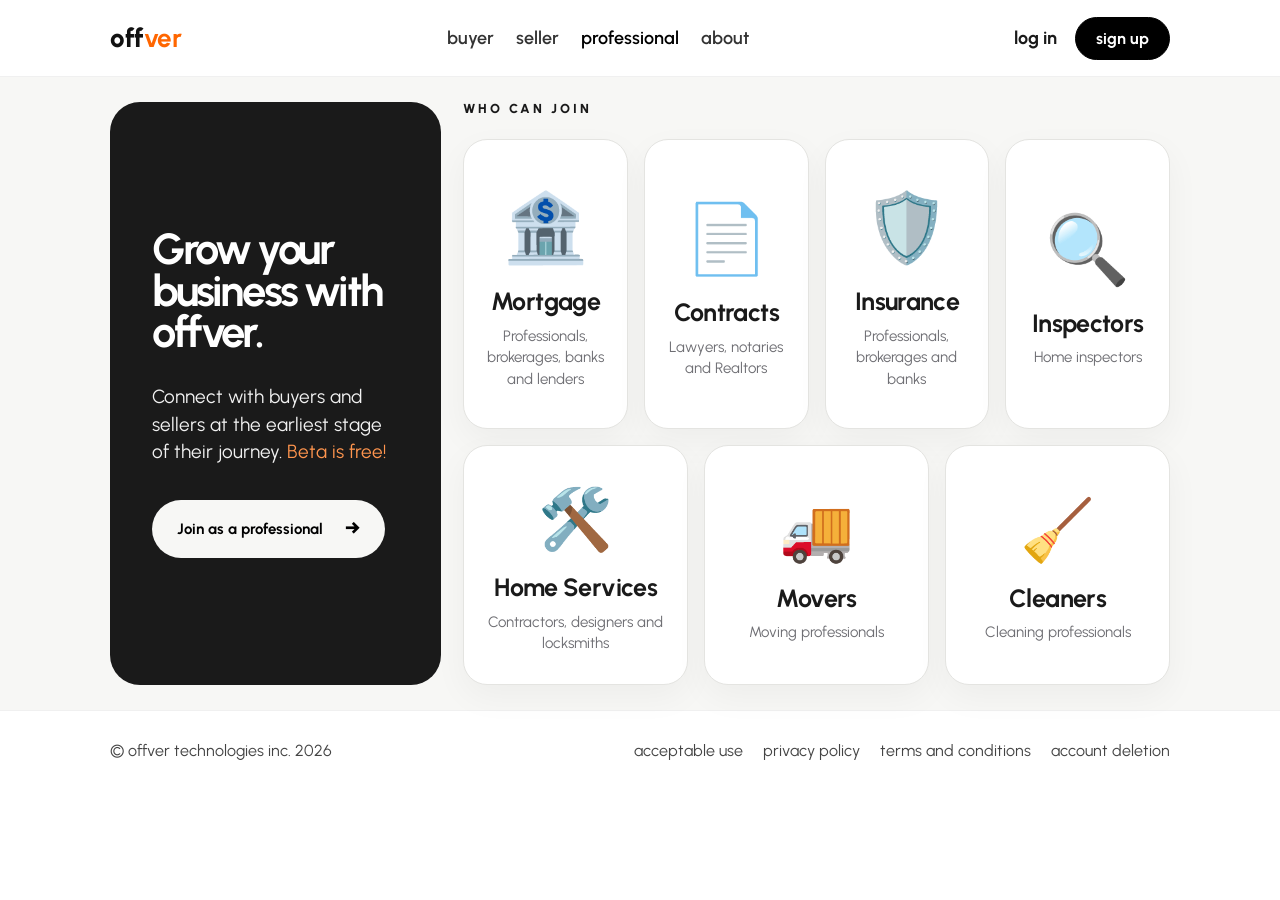
<file: professional.html>
<!doctype html>
<html lang="en">
  <head>
    <meta charset="utf-8" />
    <meta name="viewport" content="width=device-width,initial-scale=1" />
    <title>Professionals — offver</title>
    <link rel="icon" href="favicon.png" />
    <link
      href="https://fonts.googleapis.com/css2?family=Urbanist:wght@400;500;600;700;800&display=swap"
      rel="stylesheet"
    />
    <link rel="stylesheet" href="offver-professional.css" />
    <style>
      .header {
        min-height: 76px;
        padding: 0;
      }

      .header .container {
        max-width: 1100px;
        padding: 0 20px;
      }

      .header-inner {
        min-height: 76px;
        padding: 18px 0;
        gap: 16px;
      }

      .header .brand {
        flex: 0 0 auto;
        font-size: 26px;
        font-weight: 800;
        letter-spacing: -0.5px;
        white-space: nowrap;
      }

      .professional-header-actions {
        display: flex;
        align-items: center;
        gap: 18px;
        white-space: nowrap;
      }

      .professional-login {
        color: #1a1a1a;
        font-size: 18px;
        font-weight: 700;
        text-decoration: none;
      }

      .professional-login:hover,
      .professional-login:focus-visible {
        color: #ff6600;
      }

      .professional-types {
        padding: 25px 0;
        background: #f7f7f5;
      }

      .professional-types-layout {
        display: grid;
        grid-template-columns: minmax(280px, 0.82fr) minmax(0, 1.75fr);
        gap: 22px;
        align-items: stretch;
      }

      .professional-types-intro {
        min-height: 500px;
        padding: 42px;
        border-radius: 30px;
        display: flex;
        flex-direction: column;
        align-items: flex-start;
        justify-content: center;
        background: #1a1a1a;
        color: #ffffff;
      }

      .professional-types-eyebrow {
        margin-bottom: 24px;
        font-size: 13px;
        line-height: 1;
        font-weight: 800;
        letter-spacing: 0.22em;
        text-transform: uppercase;
        color: #1a1a1a;
      }

      .professional-types-intro h2 {
        max-width: 420px;
        margin: 0;
        font-size: clamp(38px, 3.4vw, 58px);
        line-height: 0.95;
        letter-spacing: -0.055em;
        color: #ffffff;
      }

      .professional-types-intro p {
        max-width: 380px;
        margin: 30px 0 34px;
        font-size: 19px;
        line-height: 1.45;
        color: rgba(255, 255, 255, 0.94);
      }

      .professional-types-cta {
        min-height: 58px;
        padding: 0 25px;
        border-radius: 999px;
        display: inline-flex;
        align-items: center;
        justify-content: center;
        gap: 22px;
        background: #f7f7f5;
        color: #000000;
        font-size: 15px;
        font-weight: 700;
        text-decoration: none;
        transition:
          transform 160ms ease,
          background 160ms ease;
      }

      .professional-types-cta:hover {
        transform: translateY(-2px);
        background: #ff6600;
      }

      .professional-types-cta span {
        font-size: 22px;
        line-height: 1;
      }

      .professional-type-column {
        display: flex;
        flex-direction: column;
        justify-content: center;
        min-width: 0;
      }

      .professional-type-cards {
        display: grid;
        grid-template-columns: repeat(12, minmax(0, 1fr));
        gap: 16px;
        align-content: center;
      }

      .professional-type-card {
        grid-column: span 3;
        min-height: 290px;
        padding: 30px 20px 26px;
        border: 1px solid #e4e4e1;
        border-radius: 24px;
        display: flex;
        flex-direction: column;
        align-items: center;
        justify-content: center;
        text-align: center;
        background: #ffffff;
        box-shadow: 0 12px 34px rgba(26, 26, 26, 0.045);
        transition:
          transform 160ms ease,
          box-shadow 160ms ease;
      }

      .professional-type-card:hover {
        transform: translateY(-4px);
        box-shadow: 0 18px 38px rgba(26, 26, 26, 0.08);
      }

      .professional-type-card:nth-child(n + 5) {
        grid-column: span 4;
        min-height: 240px;
      }

      .professional-type-emoji {
        height: 92px;
        display: flex;
        align-items: center;
        justify-content: center;
        font-size: 68px;
        line-height: 1;
      }

      .professional-type-card:nth-child(n + 5) .professional-type-emoji {
        height: 80px;
        font-size: 60px;
      }

      .professional-type-card h3 {
        margin: 15px 0 10px;
        font-size: 25px;
        line-height: 1.1;
        letter-spacing: -0.025em;
        color: #1a1a1a;
      }

      .professional-type-card p {
        max-width: 240px;
        margin: 0;
        font-size: 15px;
        line-height: 1.45;
        color: #6e6e73;
      }

      @media (max-width: 1050px) {
        .professional-types-layout {
          grid-template-columns: 1fr;
        }

        .professional-types-intro {
          min-height: auto;
        }

        .professional-types-intro h2 {
          max-width: 680px;
        }

        .professional-type-card,
        .professional-type-card:nth-child(n + 5) {
          grid-column: span 6;
          min-height: 250px;
        }

        .professional-type-card:last-child {
          grid-column: 4 / span 6;
        }
      }

      @media (max-width: 640px) {
        .header .container {
          padding: 0 20px;
        }

        .header .nav {
          display: none;
        }

        .professional-header-actions {
          gap: 12px;
        }

        .professional-login {
          font-size: 16px;
        }

        .professional-types {
          padding: 64px 0;
        }

        .professional-types-intro {
          padding: 38px 27px 30px;
          border-radius: 24px;
        }

        .professional-types-intro h2 {
          font-size: 46px;
        }

        .professional-types-intro p {
          font-size: 17px;
        }

        .professional-type-cards {
          gap: 12px;
        }

        .professional-type-card,
        .professional-type-card:nth-child(n + 5),
        .professional-type-card:last-child {
          grid-column: span 6;
          min-height: 205px;
          padding: 22px 12px;
          border-radius: 20px;
        }

        .professional-type-card:last-child {
          grid-column: 4 / span 6;
        }

        .professional-type-emoji,
        .professional-type-card:nth-child(n + 5) .professional-type-emoji {
          height: 62px;
          font-size: 48px;
        }

        .professional-type-card h3 {
          margin-top: 11px;
          font-size: 19px;
        }

        .professional-type-card p {
          font-size: 12px;
          line-height: 1.35;
        }
      }

      @media (max-width: 390px) {
        .professional-type-card,
        .professional-type-card:nth-child(n + 5),
        .professional-type-card:last-child {
          grid-column: 1 / -1;
          min-height: 190px;
        }
      }
    </style>
  </head>
  <body>
    <header class="header">
      <div class="container header-inner">
        <a class="brand" href="index.html" aria-label="offver home"
          >off<b>ver</b></a
        >
        <nav class="nav">
          <a aria-disabled="true">buyer</a><a aria-disabled="true">seller</a
          ><a class="active" href="professional.html">professional</a
          ><a aria-disabled="true">about</a>
        </nav>
        <div class="professional-header-actions">
          <a class="professional-login" href="professional-login.html"
            >log in</a
          >
          <a class="btn" href="professional-signup.html">sign up</a>
        </div>
      </div>
    </header>
    <main>
      <section
        class="professional-types"
        aria-labelledby="professional-types-title"
      >
        <div class="container professional-types-layout">
          <div class="professional-types-intro">
            <h2 id="professional-types-title">
              Grow your business with offver.
            </h2>
            <p>
              Connect with buyers and sellers at the earliest stage of their
              journey. <span style="color: #ff954e">Beta is free!</span>
            </p>
            <a class="professional-types-cta" href="professional-signup.html">
              Join as a professional <span aria-hidden="true">→</span>
            </a>
          </div>

          <div class="professional-type-column">
            <div class="professional-types-eyebrow">Who can join</div>
            <div class="professional-type-cards">
              <article class="professional-type-card">
                <div class="professional-type-emoji" aria-hidden="true">🏦</div>
                <h3>Mortgage</h3>
                <p>Professionals, brokerages, banks and lenders</p>
              </article>

              <article class="professional-type-card">
                <div class="professional-type-emoji" aria-hidden="true">📄</div>
                <h3>Contracts</h3>
                <p>Lawyers, notaries and Realtors</p>
              </article>

              <article class="professional-type-card">
                <div class="professional-type-emoji" aria-hidden="true">🛡️</div>
                <h3>Insurance</h3>
                <p>Professionals, brokerages and banks</p>
              </article>

              <article class="professional-type-card">
                <div class="professional-type-emoji" aria-hidden="true">🔍</div>
                <h3>Inspectors</h3>
                <p>Home inspectors</p>
              </article>

              <article class="professional-type-card">
                <div class="professional-type-emoji" aria-hidden="true">🛠️</div>
                <h3>Home Services</h3>
                <p>Contractors, designers and locksmiths</p>
              </article>

              <article class="professional-type-card">
                <div class="professional-type-emoji" aria-hidden="true">🚚</div>
                <h3>Movers</h3>
                <p>Moving professionals</p>
              </article>

              <article class="professional-type-card">
                <div class="professional-type-emoji" aria-hidden="true">🧹</div>
                <h3>Cleaners</h3>
                <p>Cleaning professionals</p>
              </article>
            </div>
          </div>
        </div>
      </section>
    </main>
    <footer class="footer">
      <div class="container footer-inner">
        <div>© offver technologies inc. 2026</div>
        <div class="footer-links">
          <a href="acceptable-use.html">acceptable use</a
          ><a href="privacy.html">privacy policy</a
          ><a href="terms-of-service.html">terms and conditions</a
          ><a href="delete-account.html">account deletion</a>
        </div>
      </div>
    </footer>
  </body>
</html>
</file>
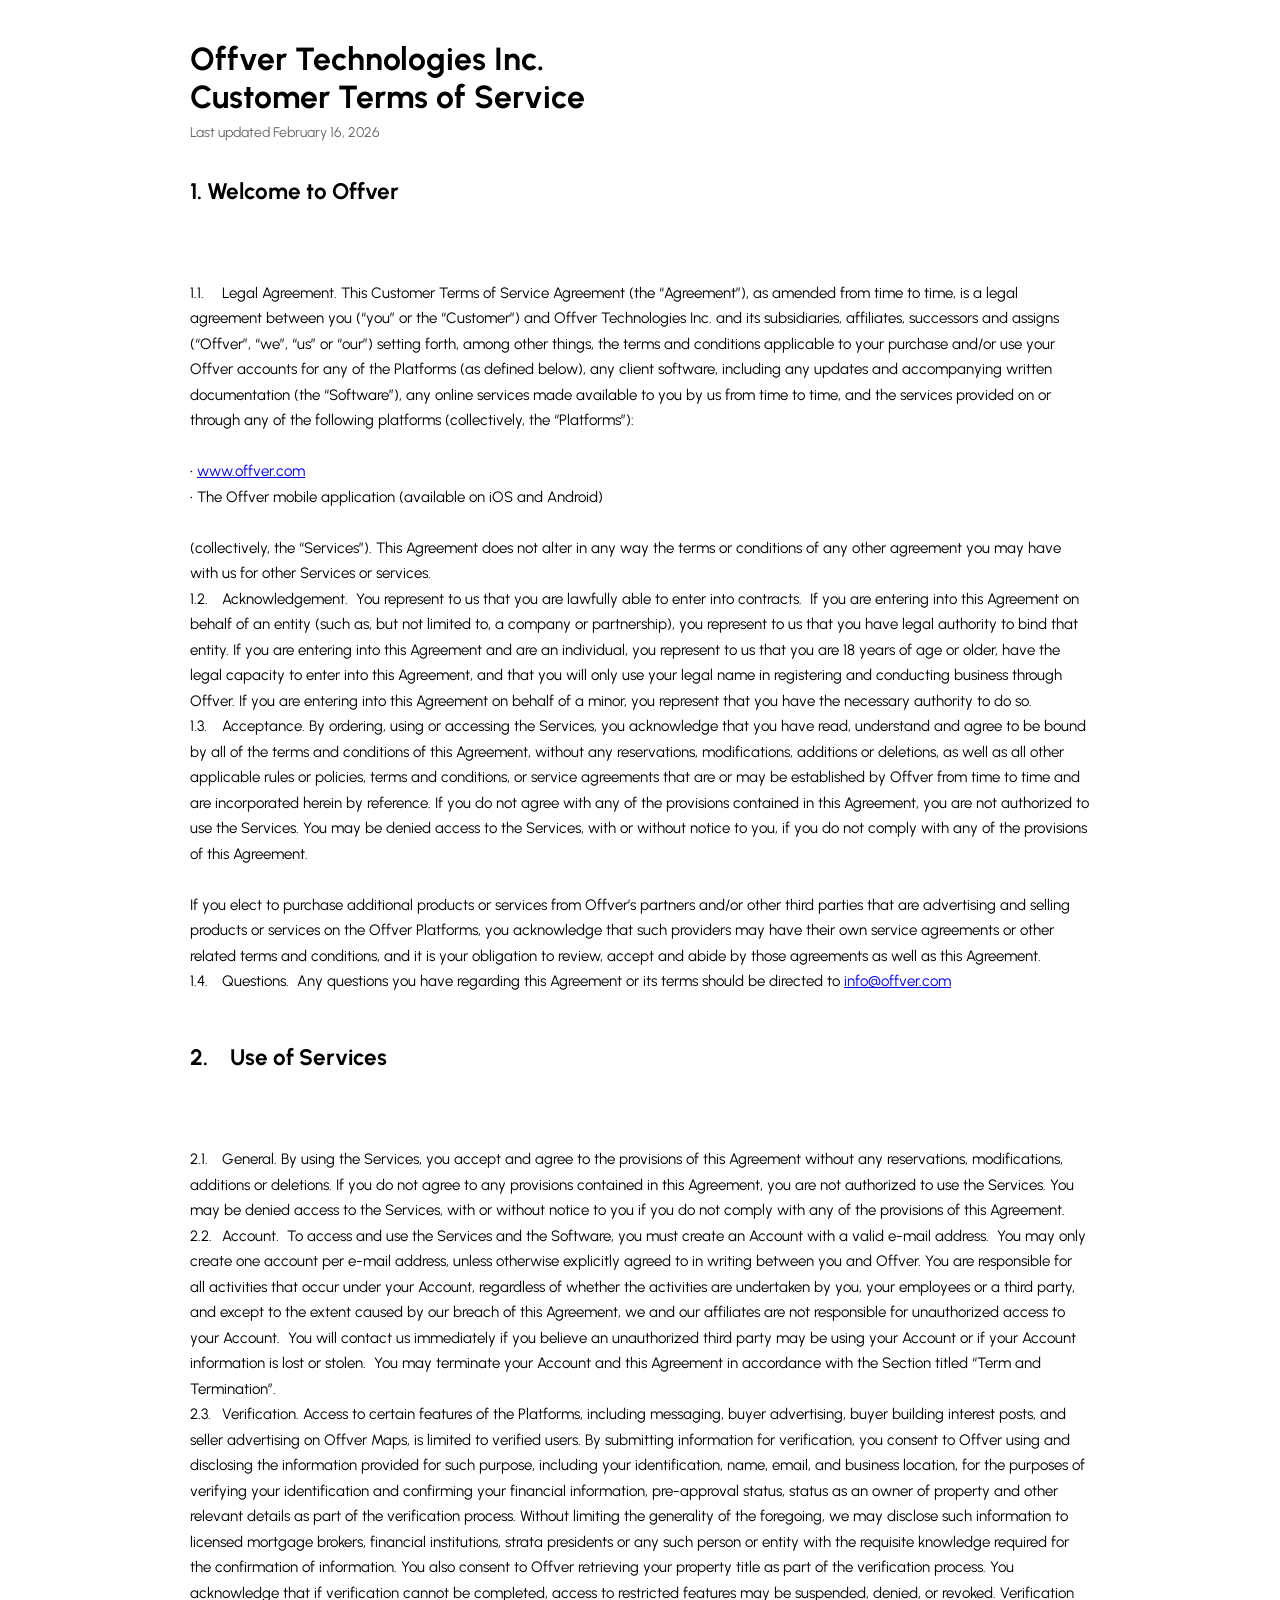
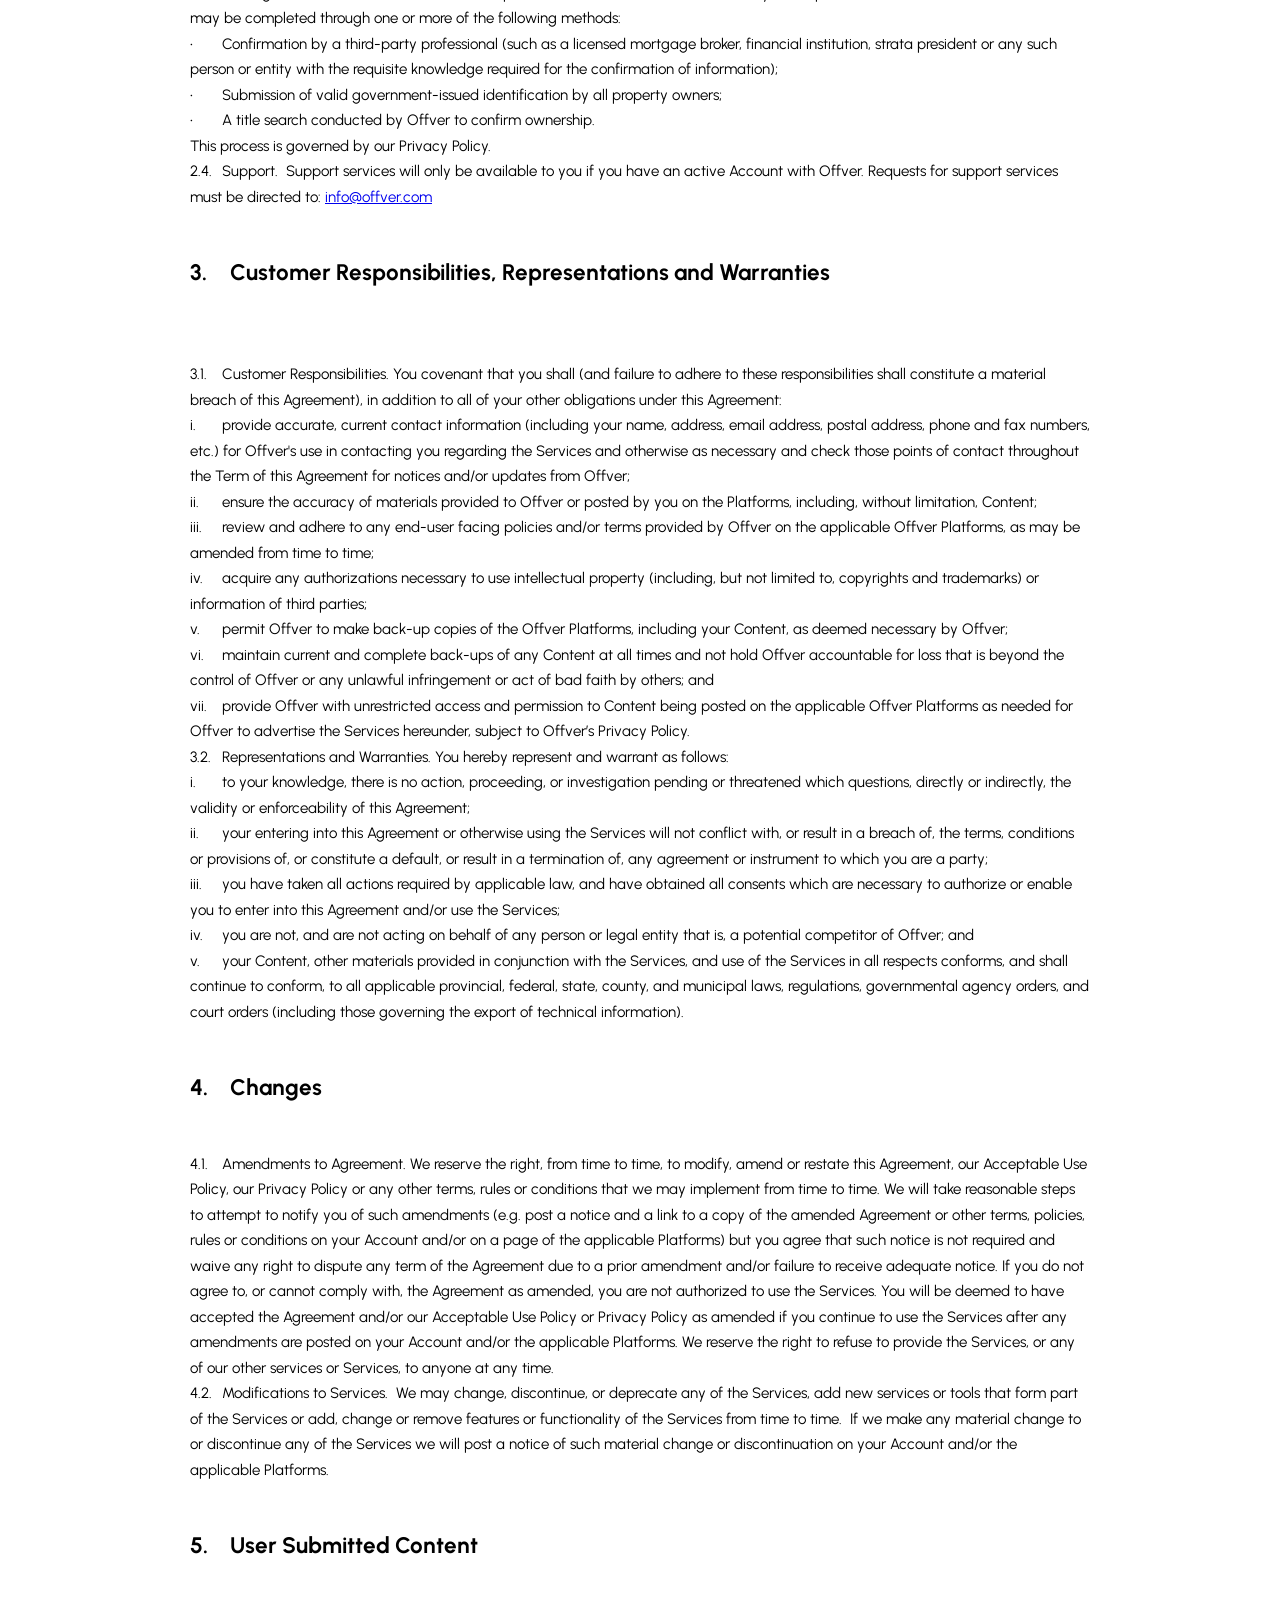
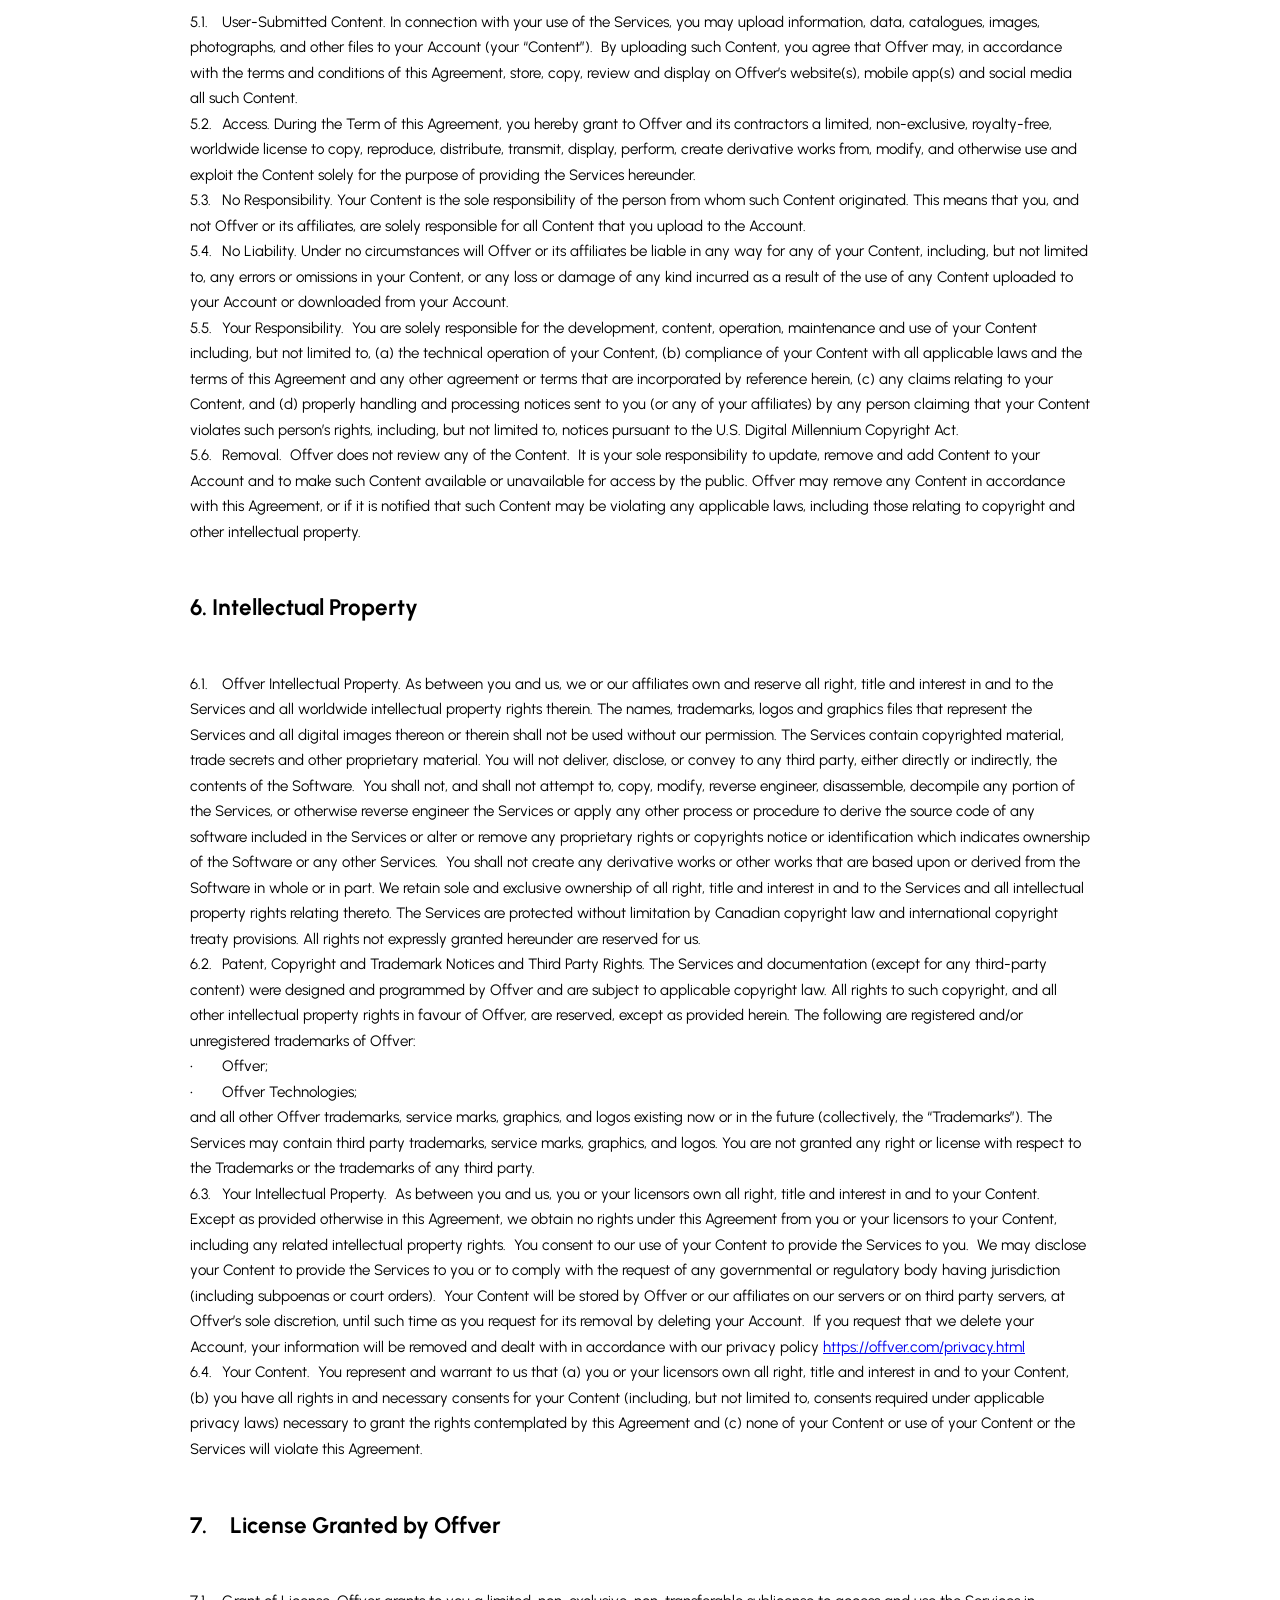
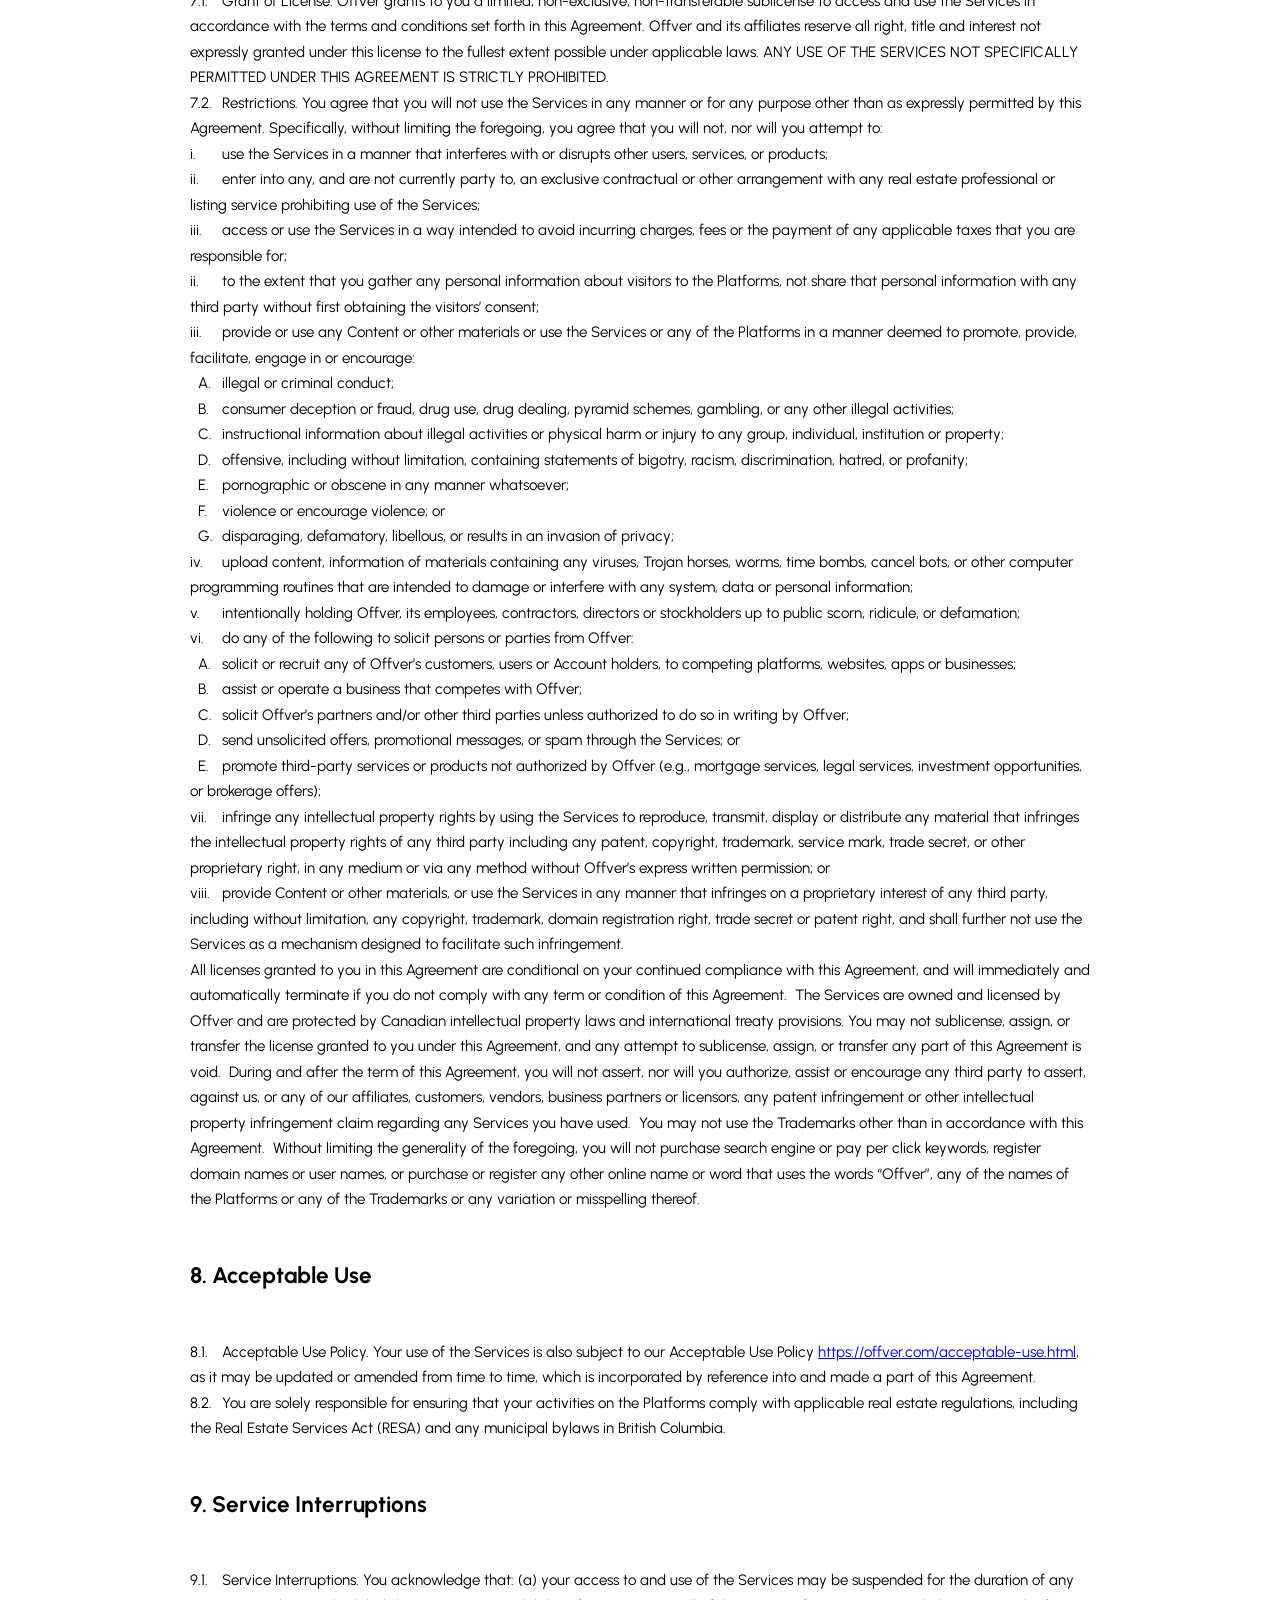
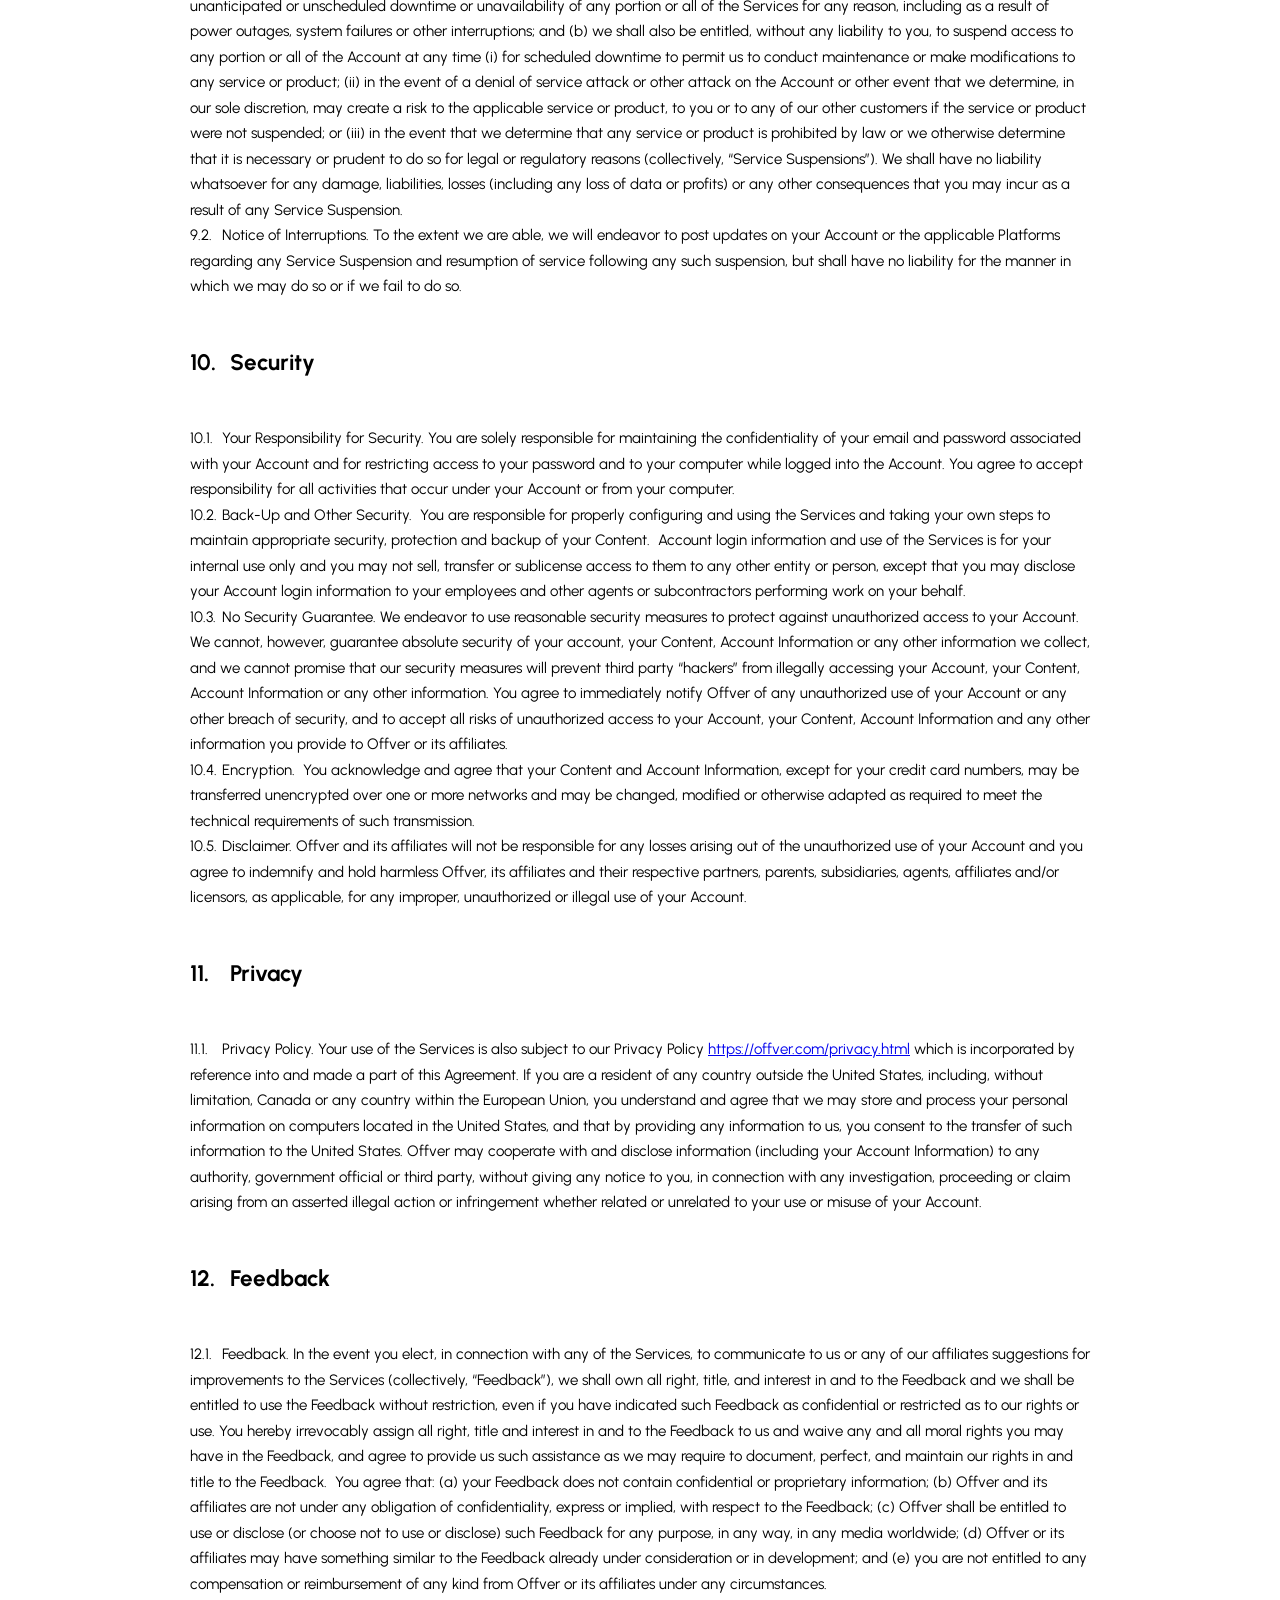
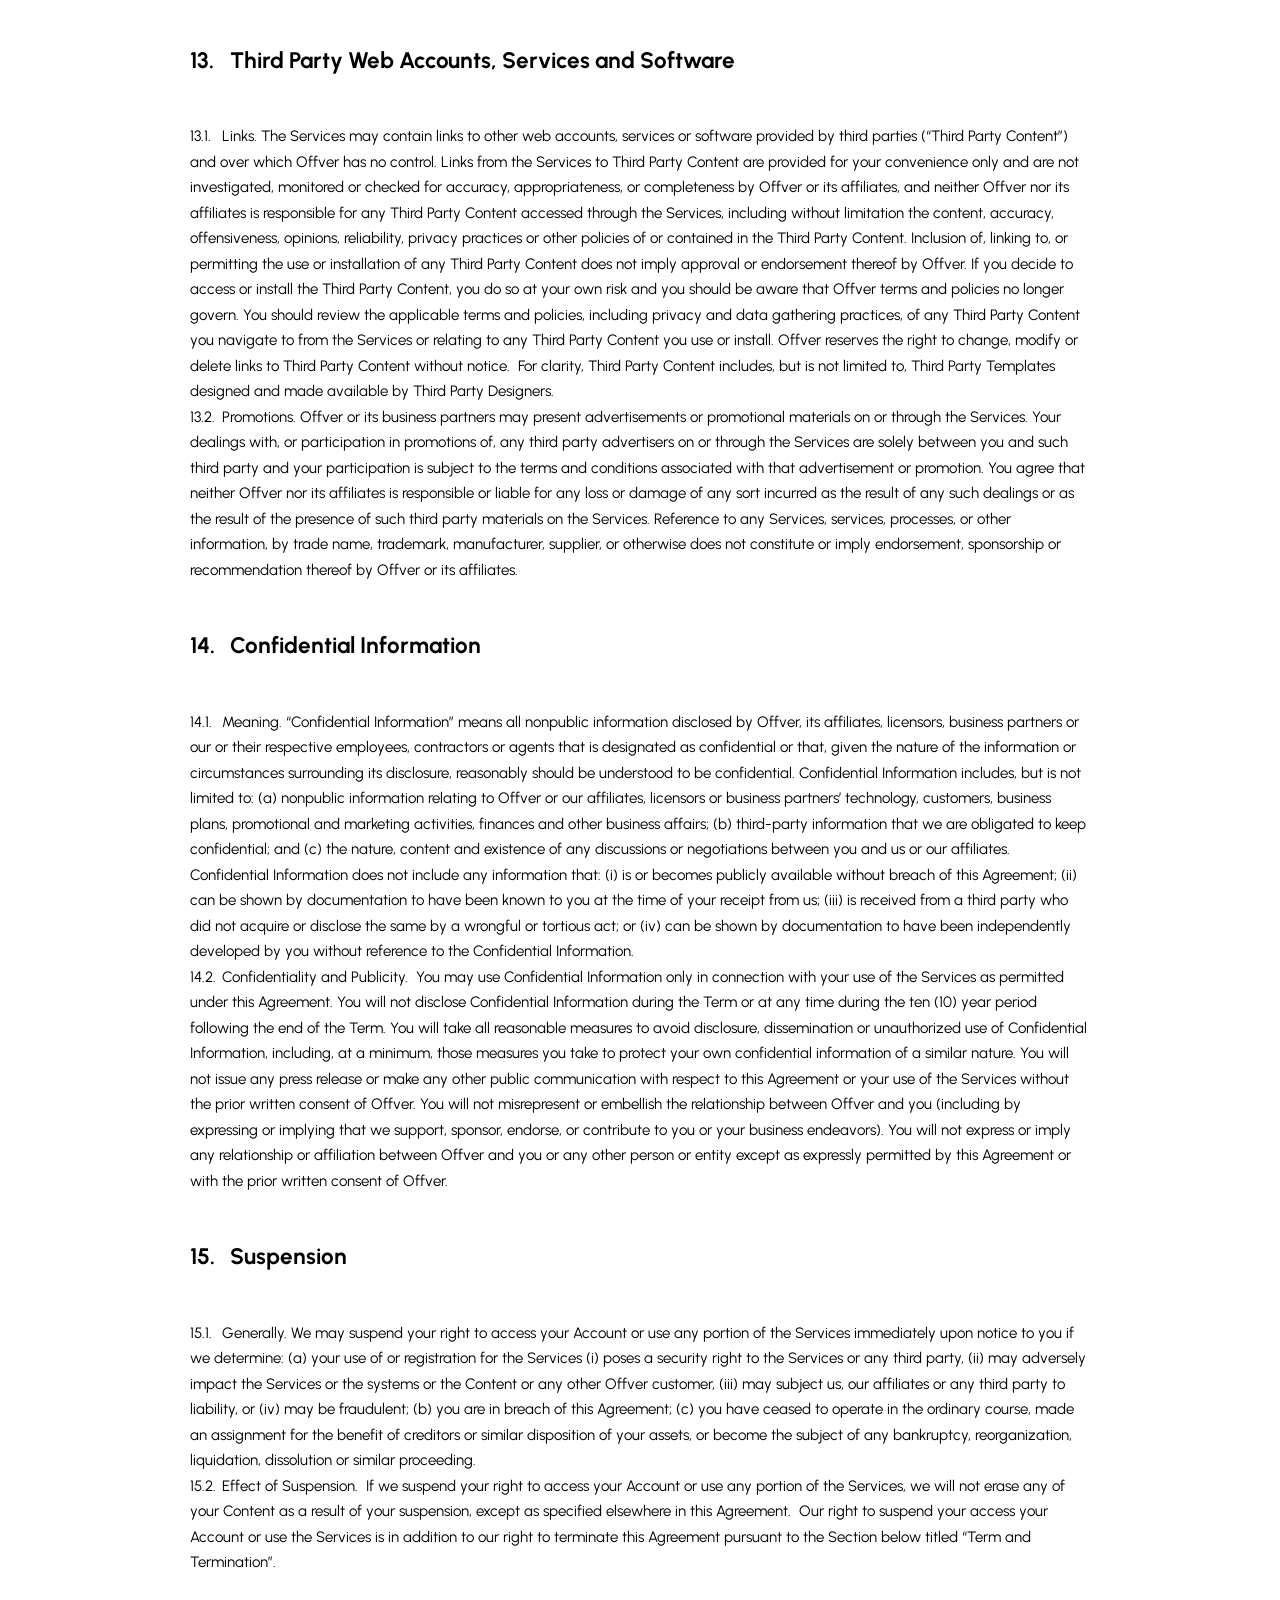
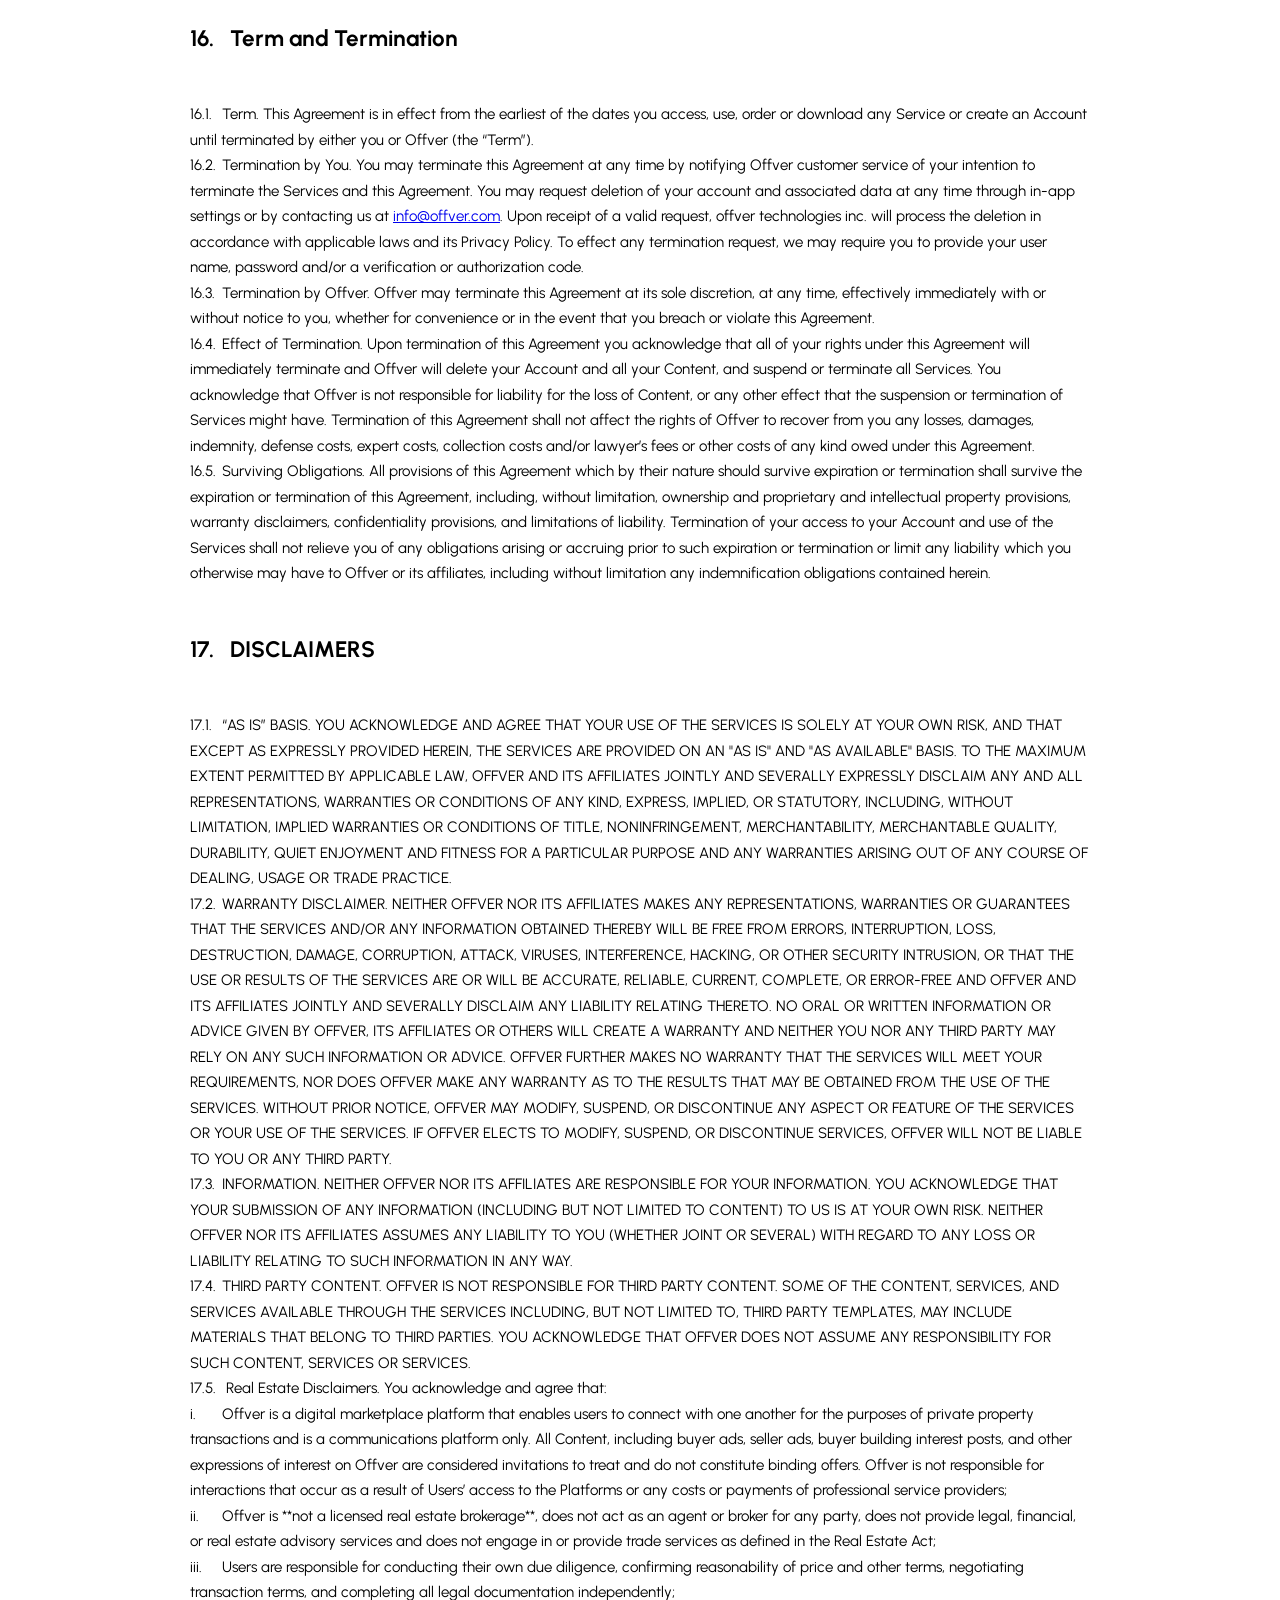
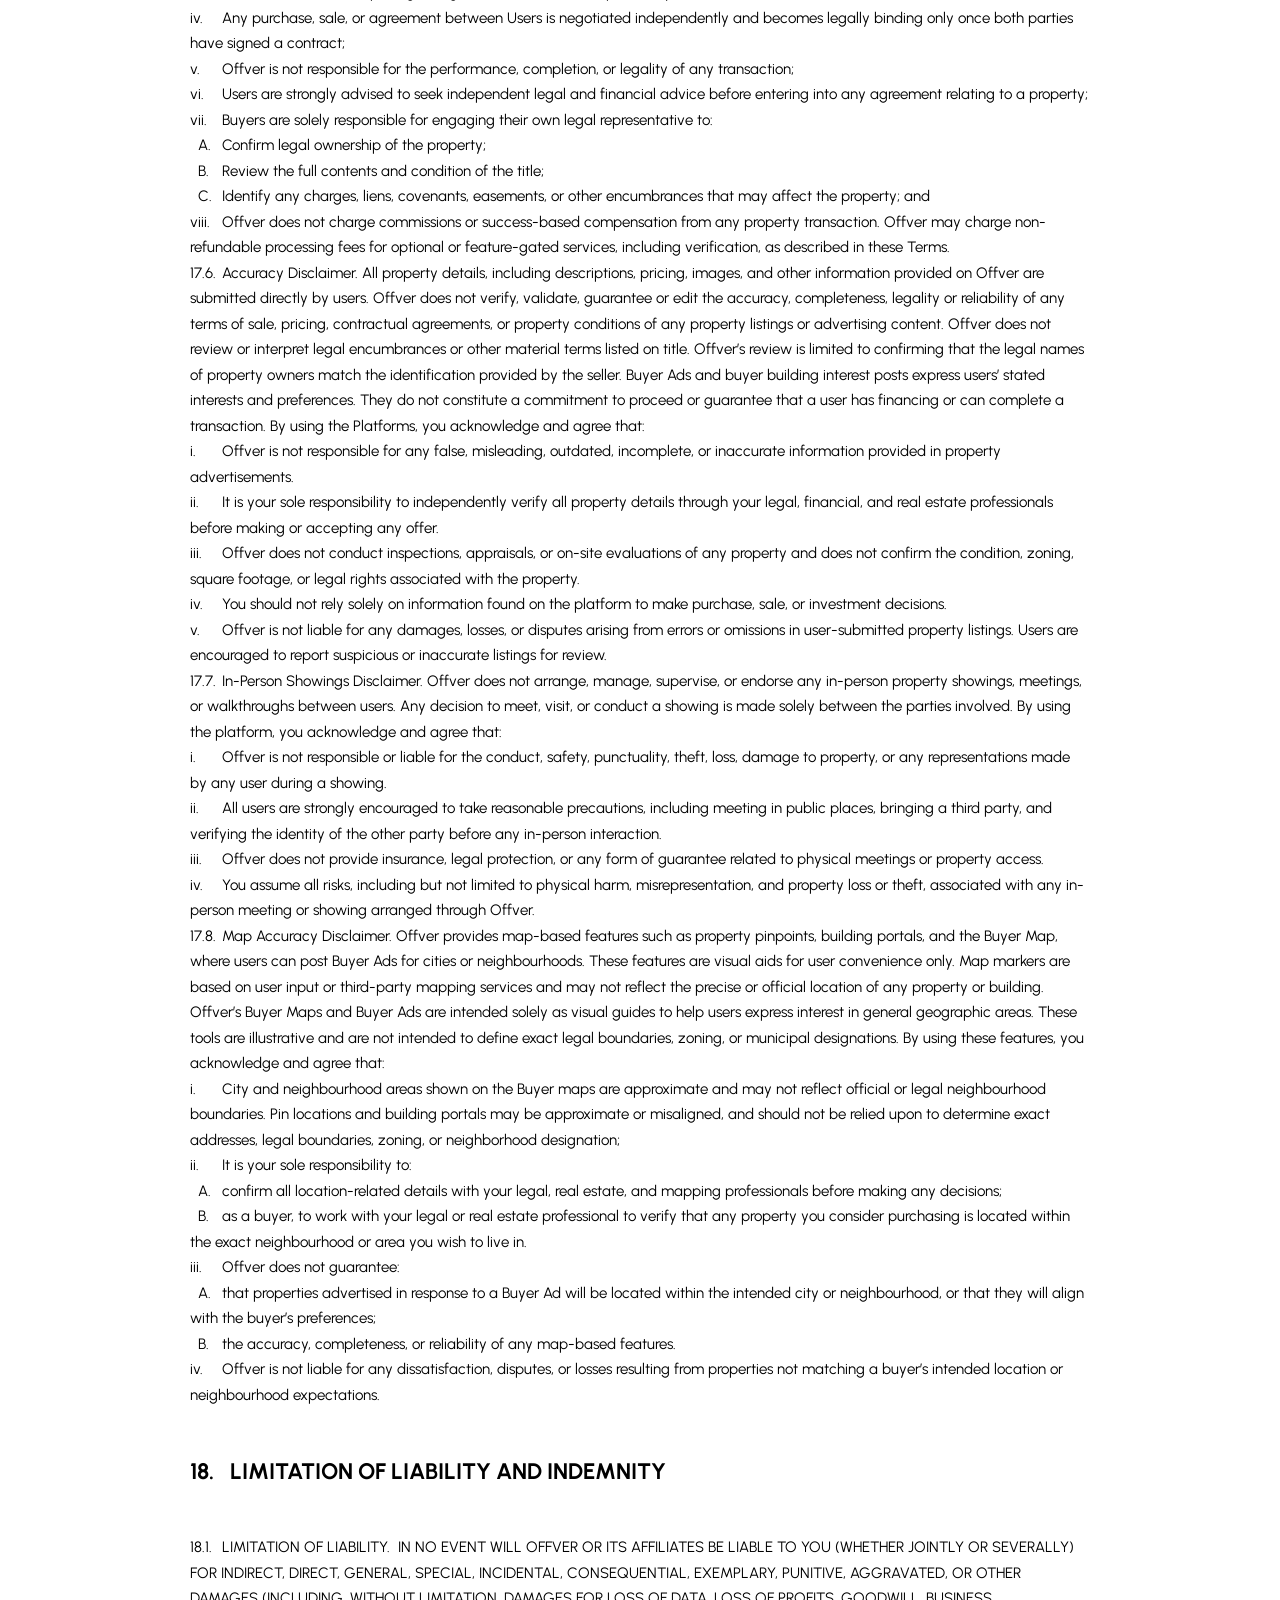
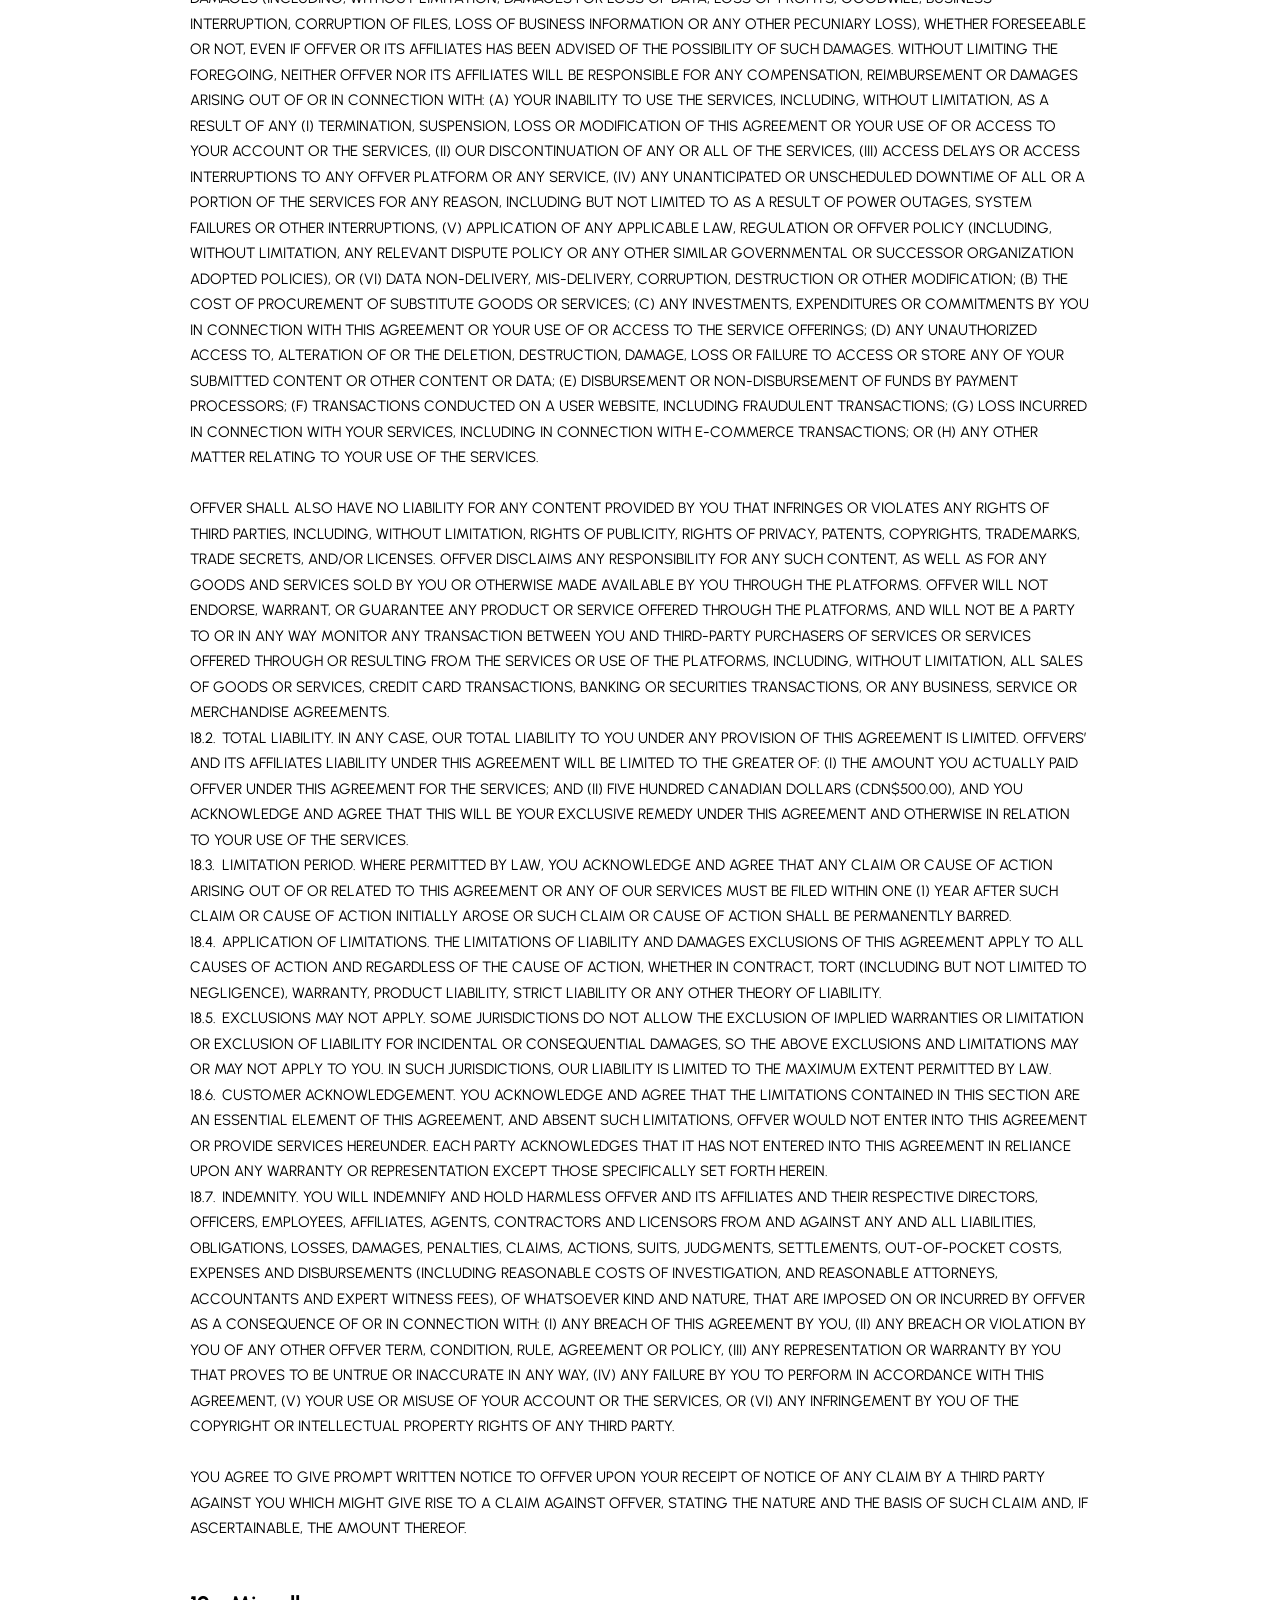
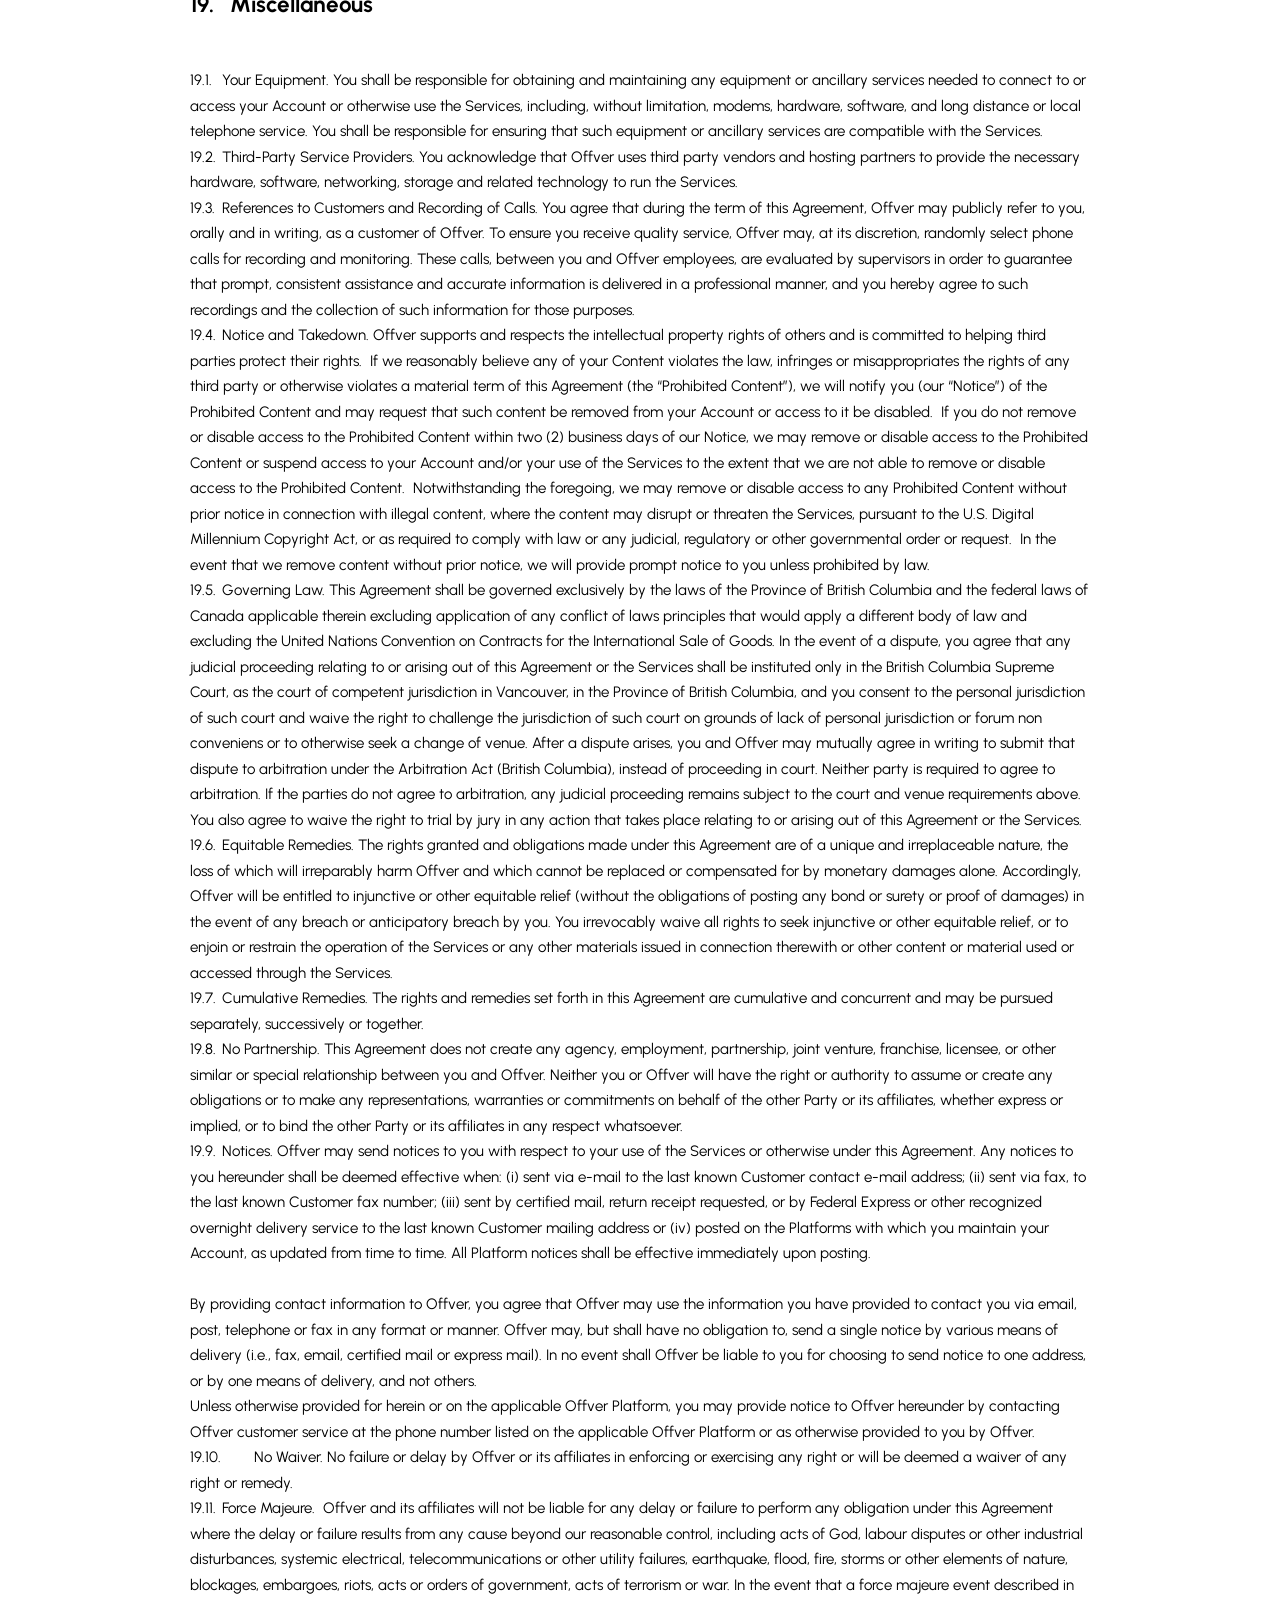
<file: terms-of-service.html>
<!DOCTYPE html>
<html lang="en">
<head>
  <meta charset="UTF-8" />
  <meta name="viewport" content="width=device-width, initial-scale=1.0" />
  <title>Terms of Service | offver</title>

  <link href="https://fonts.googleapis.com/css2?family=Urbanist:wght@400;500;600;700&display=swap" rel="stylesheet">

  <style>
    body {
      margin: 0;
      padding: 0;
      font-family: 'Urbanist', sans-serif;
      background: #ffffff;
      color: #000000;
    }

    .container {
      max-width: 900px;
      margin: 40px auto;
      padding: 0 20px 80px;
    }

    h1 {
      font-size: 32px;
      margin-bottom: 8px;
    }

    p, li {
      line-height: 1.7;
      font-size: 15px;
    }

    .meta {
      font-size: 14px;
      color: #666;
      margin-bottom: 32px;
    }

    pre {
      white-space: pre-wrap;
      font-family: inherit;
      line-height: 1.7;
      font-size: 15px;
      margin: 0;
    }

    .back-button {
      margin-top: 60px;
      text-align: center;
    }

    .back-button button {
      background: #000;
      color: #fff;
      border: none;
      padding: 12px 20px;
      font-size: 14px;
      cursor: pointer;
      border-radius: 6px;
    }

    .back-button button:hover {
      opacity: 0.85;
    }
  </style>
</head>

<body>
  <div class="container">

    <h1>Offver Technologies Inc.<br>Customer Terms of Service</h1>
    <div class="meta">Last updated February 16, 2026</div>

    <pre>
<h2>1. Welcome to Offver</h2>

1.1.	Legal Agreement. This Customer Terms of Service Agreement (the “Agreement”), as amended from time to time, is a legal agreement between you (“you” or the “Customer”) and Offver Technologies Inc. and its subsidiaries, affiliates, successors and assigns (“Offver”, “we”, “us” or “our”) setting forth, among other things, the terms and conditions applicable to your purchase and/or use your Offver accounts for any of the Platforms (as defined below), any client software, including any updates and accompanying written documentation (the “Software”), any online services made available to you by us from time to time, and the services provided on or through any of the following platforms (collectively, the “Platforms”):

• <a href="https://www.offver.com" target="_blank" rel="noopener noreferrer">www.offver.com</a>
• The Offver mobile application (available on iOS and Android)

(collectively, the “Services”). This Agreement does not alter in any way the terms or conditions of any other agreement you may have with us for other Services or services.
1.2.	Acknowledgement.  You represent to us that you are lawfully able to enter into contracts.  If you are entering into this Agreement on behalf of an entity (such as, but not limited to, a company or partnership), you represent to us that you have legal authority to bind that entity. If you are entering into this Agreement and are an individual, you represent to us that you are 18 years of age or older, have the legal capacity to enter into this Agreement, and that you will only use your legal name in registering and conducting business through Offver. If you are entering into this Agreement on behalf of a minor, you represent that you have the necessary authority to do so. 
1.3.	Acceptance. By ordering, using or accessing the Services, you acknowledge that you have read, understand and agree to be bound by all of the terms and conditions of this Agreement, without any reservations, modifications, additions or deletions, as well as all other applicable rules or policies, terms and conditions, or service agreements that are or may be established by Offver from time to time and are incorporated herein by reference. If you do not agree with any of the provisions contained in this Agreement, you are not authorized to use the Services. You may be denied access to the Services, with or without notice to you, if you do not comply with any of the provisions of this Agreement. 

If you elect to purchase additional products or services from Offver’s partners and/or other third parties that are advertising and selling products or services on the Offver Platforms, you acknowledge that such providers may have their own service agreements or other related terms and conditions, and it is your obligation to review, accept and abide by those agreements as well as this Agreement.
1.4.	Questions.  Any questions you have regarding this Agreement or its terms should be directed to <a href="mailto:info@offver.com">info@offver.com</a>
      
<h2>2.	Use of Services</h2>

2.1.	General. By using the Services, you accept and agree to the provisions of this Agreement without any reservations, modifications, additions or deletions. If you do not agree to any provisions contained in this Agreement, you are not authorized to use the Services. You may be denied access to the Services, with or without notice to you if you do not comply with any of the provisions of this Agreement.
2.2.	Account.  To access and use the Services and the Software, you must create an Account with a valid e-mail address.  You may only create one account per e-mail address, unless otherwise explicitly agreed to in writing between you and Offver. You are responsible for all activities that occur under your Account, regardless of whether the activities are undertaken by you, your employees or a third party, and except to the extent caused by our breach of this Agreement, we and our affiliates are not responsible for unauthorized access to your Account.  You will contact us immediately if you believe an unauthorized third party may be using your Account or if your Account information is lost or stolen.  You may terminate your Account and this Agreement in accordance with the Section titled “Term and Termination”.
2.3.	Verification. Access to certain features of the Platforms, including messaging, buyer advertising, buyer building interest posts, and seller advertising on Offver Maps, is limited to verified users. By submitting information for verification, you consent to Offver using and disclosing the information provided for such purpose, including your identification, name, email, and business location, for the purposes of verifying your identification and confirming your financial information, pre-approval status, status as an owner of property and other relevant details as part of the verification process. Without limiting the generality of the foregoing, we may disclose such information to licensed mortgage brokers, financial institutions, strata presidents or any such person or entity with the requisite knowledge required for the confirmation of information. You also consent to Offver retrieving your property title as part of the verification process. You acknowledge that if verification cannot be completed, access to restricted features may be suspended, denied, or revoked. Verification may be completed through one or more of the following methods:
•	Confirmation by a third-party professional (such as a licensed mortgage broker, financial institution, strata president or any such person or entity with the requisite knowledge required for the confirmation of information);
•	Submission of valid government-issued identification by all property owners;
•	A title search conducted by Offver to confirm ownership. 
This process is governed by our Privacy Policy. 
2.4.	Support.  Support services will only be available to you if you have an active Account with Offver. Requests for support services must be directed to: <a href="mailto:info@offver.com">info@offver.com</a>
  
<h2>3.	Customer Responsibilities, Representations and Warranties</h2>

3.1.	Customer Responsibilities. You covenant that you shall (and failure to adhere to these responsibilities shall constitute a material breach of this Agreement), in addition to all of your other obligations under this Agreement:
i.	provide accurate, current contact information (including your name, address, email address, postal address, phone and fax numbers, etc.) for Offver's use in contacting you regarding the Services and otherwise as necessary and check those points of contact throughout the Term of this Agreement for notices and/or updates from Offver;
ii.	ensure the accuracy of materials provided to Offver or posted by you on the Platforms, including, without limitation, Content;
iii.	review and adhere to any end-user facing policies and/or terms provided by Offver on the applicable Offver Platforms, as may be amended from time to time;
iv.	acquire any authorizations necessary to use intellectual property (including, but not limited to, copyrights and trademarks) or information of third parties;
v.	permit Offver to make back-up copies of the Offver Platforms, including your Content, as deemed necessary by Offver;
vi.	maintain current and complete back-ups of any Content at all times and not hold Offver accountable for loss that is beyond the control of Offver or any unlawful infringement or act of bad faith by others; and
vii.	provide Offver with unrestricted access and permission to Content being posted on the applicable Offver Platforms as needed for Offver to advertise the Services hereunder, subject to Offver’s Privacy Policy. 
3.2.	Representations and Warranties. You hereby represent and warrant as follows:
i.	to your knowledge, there is no action, proceeding, or investigation pending or threatened which questions, directly or indirectly, the validity or enforceability of this Agreement;
ii.	your entering into this Agreement or otherwise using the Services will not conflict with, or result in a breach of, the terms, conditions or provisions of, or constitute a default, or result in a termination of, any agreement or instrument to which you are a party;
iii.	you have taken all actions required by applicable law, and have obtained all consents which are necessary to authorize or enable you to enter into this Agreement and/or use the Services;
iv.	you are not, and are not acting on behalf of any person or legal entity that is, a potential competitor of Offver; and
v.	your Content, other materials provided in conjunction with the Services, and use of the Services in all respects conforms, and shall continue to conform, to all applicable provincial, federal, state, county, and municipal laws, regulations, governmental agency orders, and court orders (including those governing the export of technical information).
      
<h2>4.	Changes</h2>
4.1.	Amendments to Agreement. We reserve the right, from time to time, to modify, amend or restate this Agreement, our Acceptable Use Policy, our Privacy Policy or any other terms, rules or conditions that we may implement from time to time. We will take reasonable steps to attempt to notify you of such amendments (e.g. post a notice and a link to a copy of the amended Agreement or other terms, policies, rules or conditions on your Account and/or on a page of the applicable Platforms) but you agree that such notice is not required and waive any right to dispute any term of the Agreement due to a prior amendment and/or failure to receive adequate notice. If you do not agree to, or cannot comply with, the Agreement as amended, you are not authorized to use the Services. You will be deemed to have accepted the Agreement and/or our Acceptable Use Policy or Privacy Policy as amended if you continue to use the Services after any amendments are posted on your Account and/or the applicable Platforms. We reserve the right to refuse to provide the Services, or any of our other services or Services, to anyone at any time. 
4.2.	Modifications to Services.  We may change, discontinue, or deprecate any of the Services, add new services or tools that form part of the Services or add, change or remove features or functionality of the Services from time to time.  If we make any material change to or discontinue any of the Services we will post a notice of such material change or discontinuation on your Account and/or the applicable Platforms.  

<h2>5.	User Submitted Content</h2>
5.1.	User-Submitted Content. In connection with your use of the Services, you may upload information, data, catalogues, images, photographs, and other files to your Account (your “Content”).  By uploading such Content, you agree that Offver may, in accordance with the terms and conditions of this Agreement, store, copy, review and display on Offver’s website(s), mobile app(s) and social media all such Content.  
5.2.	Access. During the Term of this Agreement, you hereby grant to Offver and its contractors a limited, non-exclusive, royalty-free, worldwide license to copy, reproduce, distribute, transmit, display, perform, create derivative works from, modify, and otherwise use and exploit the Content solely for the purpose of providing the Services hereunder.
5.3.	No Responsibility. Your Content is the sole responsibility of the person from whom such Content originated. This means that you, and not Offver or its affiliates, are solely responsible for all Content that you upload to the Account.
5.4.	No Liability. Under no circumstances will Offver or its affiliates be liable in any way for any of your Content, including, but not limited to, any errors or omissions in your Content, or any loss or damage of any kind incurred as a result of the use of any Content uploaded to your Account or downloaded from your Account.
5.5.	Your Responsibility.  You are solely responsible for the development, content, operation, maintenance and use of your Content including, but not limited to, (a) the technical operation of your Content, (b) compliance of your Content with all applicable laws and the terms of this Agreement and any other agreement or terms that are incorporated by reference herein, (c) any claims relating to your Content, and (d) properly handling and processing notices sent to you (or any of your affiliates) by any person claiming that your Content violates such person’s rights, including, but not limited to, notices pursuant to the U.S. Digital Millennium Copyright Act.
5.6.	Removal.  Offver does not review any of the Content.  It is your sole responsibility to update, remove and add Content to your Account and to make such Content available or unavailable for access by the public. Offver may remove any Content in accordance with this Agreement, or if it is notified that such Content may be violating any applicable laws, including those relating to copyright and other intellectual property.

<h2>6. Intellectual Property</h2>
6.1.	Offver Intellectual Property. As between you and us, we or our affiliates own and reserve all right, title and interest in and to the Services and all worldwide intellectual property rights therein. The names, trademarks, logos and graphics files that represent the Services and all digital images thereon or therein shall not be used without our permission. The Services contain copyrighted material, trade secrets and other proprietary material. You will not deliver, disclose, or convey to any third party, either directly or indirectly, the contents of the Software.  You shall not, and shall not attempt to, copy, modify, reverse engineer, disassemble, decompile any portion of the Services, or otherwise reverse engineer the Services or apply any other process or procedure to derive the source code of any software included in the Services or alter or remove any proprietary rights or copyrights notice or identification which indicates ownership of the Software or any other Services.  You shall not create any derivative works or other works that are based upon or derived from the Software in whole or in part. We retain sole and exclusive ownership of all right, title and interest in and to the Services and all intellectual property rights relating thereto. The Services are protected without limitation by Canadian copyright law and international copyright treaty provisions. All rights not expressly granted hereunder are reserved for us.
6.2.	Patent, Copyright and Trademark Notices and Third Party Rights. The Services and documentation (except for any third-party content) were designed and programmed by Offver and are subject to applicable copyright law. All rights to such copyright, and all other intellectual property rights in favour of Offver, are reserved, except as provided herein. The following are registered and/or unregistered trademarks of Offver: 
•	Offver;
•	Offver Technologies;
and all other Offver trademarks, service marks, graphics, and logos existing now or in the future (collectively, the “Trademarks”). The Services may contain third party trademarks, service marks, graphics, and logos. You are not granted any right or license with respect to the Trademarks or the trademarks of any third party. 
6.3.	Your Intellectual Property.  As between you and us, you or your licensors own all right, title and interest in and to your Content.  Except as provided otherwise in this Agreement, we obtain no rights under this Agreement from you or your licensors to your Content, including any related intellectual property rights.  You consent to our use of your Content to provide the Services to you.  We may disclose your Content to provide the Services to you or to comply with the request of any governmental or regulatory body having jurisdiction (including subpoenas or court orders).  Your Content will be stored by Offver or our affiliates on our servers or on third party servers, at Offver’s sole discretion, until such time as you request for its removal by deleting your Account.  If you request that we delete your Account, your information will be removed and dealt with in accordance with our privacy policy <a href="https://offver.com/privacy.html" target="_blank" rel="noopener noreferrer">https://offver.com/privacy.html</a>
6.4.	Your Content.  You represent and warrant to us that (a) you or your licensors own all right, title and interest in and to your Content, (b) you have all rights in and necessary consents for your Content (including, but not limited to, consents required under applicable privacy laws) necessary to grant the rights contemplated by this Agreement and (c) none of your Content or use of your Content or the Services will violate this Agreement.

<h2>7.	License Granted by Offver</h2>
7.1.	Grant of License. Offver grants to you a limited, non-exclusive, non-transferable sublicense to access and use the Services in accordance with the terms and conditions set forth in this Agreement. Offver and its affiliates reserve all right, title and interest not expressly granted under this license to the fullest extent possible under applicable laws. ANY USE OF THE SERVICES NOT SPECIFICALLY PERMITTED UNDER THIS AGREEMENT IS STRICTLY PROHIBITED.
7.2.	Restrictions. You agree that you will not use the Services in any manner or for any purpose other than as expressly permitted by this Agreement. Specifically, without limiting the foregoing, you agree that you will not, nor will you attempt to: 
i.	use the Services in a manner that interferes with or disrupts other users, services, or products; 
ii.	enter into any, and are not currently party to, an exclusive contractual or other arrangement with any real estate professional or listing service prohibiting use of the Services;
iii.	access or use the Services in a way intended to avoid incurring charges, fees or the payment of any applicable taxes that you are responsible for;
ii.	to the extent that you gather any personal information about visitors to the Platforms, not share that personal information with any third party without first obtaining the visitors’ consent;
iii.	provide or use any Content or other materials or use the Services or any of the Platforms in a manner deemed to promote, provide, facilitate, engage in or encourage:
  A.	illegal or criminal conduct;
  B.	consumer deception or fraud, drug use, drug dealing, pyramid schemes, gambling, or any other illegal activities;
  C.	instructional information about illegal activities or physical harm or injury to any group, individual, institution or property;
  D.	offensive, including without limitation, containing statements of bigotry, racism, discrimination, hatred, or profanity;
  E.	pornographic or obscene in any manner whatsoever;
  F.	violence or encourage violence; or
  G.	disparaging, defamatory, libellous, or results in an invasion of privacy;
iv.	upload content, information of materials containing any viruses, Trojan horses, worms, time bombs, cancel bots, or other computer programming routines that are intended to damage or interfere with any system, data or personal information;
v.	intentionally holding Offver, its employees, contractors, directors or stockholders up to public scorn, ridicule, or defamation;
vi.	do any of the following to solicit persons or parties from Offver: 
  A.	solicit or recruit any of Offver’s customers, users or Account holders, to competing platforms, websites, apps or businesses; 
  B.	assist or operate a business that competes with Offver;
  C.	solicit Offver’s partners and/or other third parties unless authorized to do so in writing by Offver;
  D.	send unsolicited offers, promotional messages, or spam through the Services; or
  E.	promote third-party services or products not authorized by Offver (e.g., mortgage services, legal services, investment opportunities, or brokerage offers);
vii.	infringe any intellectual property rights by using the Services to reproduce, transmit, display or distribute any material that infringes the intellectual property rights of any third party including any patent, copyright, trademark, service mark, trade secret, or other proprietary right, in any medium or via any method without Offver’s express written permission; or
viii.	provide Content or other materials, or use the Services in any manner that infringes on a proprietary interest of any third party, including without limitation, any copyright, trademark, domain registration right, trade secret or patent right, and shall further not use the Services as a mechanism designed to facilitate such infringement.
All licenses granted to you in this Agreement are conditional on your continued compliance with this Agreement, and will immediately and automatically terminate if you do not comply with any term or condition of this Agreement.  The Services are owned and licensed by Offver and are protected by Canadian intellectual property laws and international treaty provisions. You may not sublicense, assign, or transfer the license granted to you under this Agreement, and any attempt to sublicense, assign, or transfer any part of this Agreement is void.  During and after the term of this Agreement, you will not assert, nor will you authorize, assist or encourage any third party to assert, against us, or any of our affiliates, customers, vendors, business partners or licensors, any patent infringement or other intellectual property infringement claim regarding any Services you have used.  You may not use the Trademarks other than in accordance with this Agreement.  Without limiting the generality of the foregoing, you will not purchase search engine or pay per click keywords, register domain names or user names, or purchase or register any other online name or word that uses the words “Offver”, any of the names of the Platforms or any of the Trademarks or any variation or misspelling thereof.

<h2>8. Acceptable Use</h2>
8.1.	Acceptable Use Policy. Your use of the Services is also subject to our Acceptable Use Policy <a href="https://offver.com/acceptable-use.html" target="_blank" rel="noopener noreferrer">https://offver.com/acceptable-use.html</a>, as it may be updated or amended from time to time, which is incorporated by reference into and made a part of this Agreement.
8.2.	You are solely responsible for ensuring that your activities on the Platforms comply with applicable real estate regulations, including the Real Estate Services Act (RESA) and any municipal bylaws in British Columbia.

<h2>9. Service Interruptions</h2>
9.1.	Service Interruptions. You acknowledge that: (a) your access to and use of the Services may be suspended for the duration of any unanticipated or unscheduled downtime or unavailability of any portion or all of the Services for any reason, including as a result of power outages, system failures or other interruptions; and (b) we shall also be entitled, without any liability to you, to suspend access to any portion or all of the Account at any time (i) for scheduled downtime to permit us to conduct maintenance or make modifications to any service or product; (ii) in the event of a denial of service attack or other attack on the Account or other event that we determine, in our sole discretion, may create a risk to the applicable service or product, to you or to any of our other customers if the service or product were not suspended; or (iii) in the event that we determine that any service or product is prohibited by law or we otherwise determine that it is necessary or prudent to do so for legal or regulatory reasons (collectively, “Service Suspensions”). We shall have no liability whatsoever for any damage, liabilities, losses (including any loss of data or profits) or any other consequences that you may incur as a result of any Service Suspension.
9.2.	Notice of Interruptions. To the extent we are able, we will endeavor to post updates on your Account or the applicable Platforms regarding any Service Suspension and resumption of service following any such suspension, but shall have no liability for the manner in which we may do so or if we fail to do so.

<h2>10.	Security</h2>
10.1.	Your Responsibility for Security. You are solely responsible for maintaining the confidentiality of your email and password associated with your Account and for restricting access to your password and to your computer while logged into the Account. You agree to accept responsibility for all activities that occur under your Account or from your computer.
10.2.	Back-Up and Other Security.  You are responsible for properly configuring and using the Services and taking your own steps to maintain appropriate security, protection and backup of your Content.  Account login information and use of the Services is for your internal use only and you may not sell, transfer or sublicense access to them to any other entity or person, except that you may disclose your Account login information to your employees and other agents or subcontractors performing work on your behalf.
10.3.	No Security Guarantee. We endeavor to use reasonable security measures to protect against unauthorized access to your Account. We cannot, however, guarantee absolute security of your account, your Content, Account Information or any other information we collect, and we cannot promise that our security measures will prevent third party “hackers” from illegally accessing your Account, your Content, Account Information or any other information. You agree to immediately notify Offver of any unauthorized use of your Account or any other breach of security, and to accept all risks of unauthorized access to your Account, your Content, Account Information and any other information you provide to Offver or its affiliates.
10.4.	Encryption.  You acknowledge and agree that your Content and Account Information, except for your credit card numbers, may be transferred unencrypted over one or more networks and may be changed, modified or otherwise adapted as required to meet the technical requirements of such transmission.
10.5.	Disclaimer. Offver and its affiliates will not be responsible for any losses arising out of the unauthorized use of your Account and you agree to indemnify and hold harmless Offver, its affiliates and their respective partners, parents, subsidiaries, agents, affiliates and/or licensors, as applicable, for any improper, unauthorized or illegal use of your Account.

<h2>11.	Privacy</h2>
11.1.	Privacy Policy. Your use of the Services is also subject to our Privacy Policy <a href="https://offver.com/privacy.html" target="_blank" rel="noopener noreferrer">https://offver.com/privacy.html</a> which is incorporated by reference into and made a part of this Agreement. If you are a resident of any country outside the United States, including, without limitation, Canada or any country within the European Union, you understand and agree that we may store and process your personal information on computers located in the United States, and that by providing any information to us, you consent to the transfer of such information to the United States. Offver may cooperate with and disclose information (including your Account Information) to any authority, government official or third party, without giving any notice to you, in connection with any investigation, proceeding or claim arising from an asserted illegal action or infringement whether related or unrelated to your use or misuse of your Account.

<h2>12.	Feedback</h2>
12.1.	Feedback. In the event you elect, in connection with any of the Services, to communicate to us or any of our affiliates suggestions for improvements to the Services (collectively, “Feedback”), we shall own all right, title, and interest in and to the Feedback and we shall be entitled to use the Feedback without restriction, even if you have indicated such Feedback as confidential or restricted as to our rights or use. You hereby irrevocably assign all right, title and interest in and to the Feedback to us and waive any and all moral rights you may have in the Feedback, and agree to provide us such assistance as we may require to document, perfect, and maintain our rights in and title to the Feedback.  You agree that: (a) your Feedback does not contain confidential or proprietary information; (b) Offver and its affiliates are not under any obligation of confidentiality, express or implied, with respect to the Feedback; (c) Offver shall be entitled to use or disclose (or choose not to use or disclose) such Feedback for any purpose, in any way, in any media worldwide; (d) Offver or its affiliates may have something similar to the Feedback already under consideration or in development; and (e) you are not entitled to any compensation or reimbursement of any kind from Offver or its affiliates under any circumstances.

<h2>13.	Third Party Web Accounts, Services and Software</h2>
13.1.	Links. The Services may contain links to other web accounts, services or software provided by third parties (“Third Party Content”) and over which Offver has no control. Links from the Services to Third Party Content are provided for your convenience only and are not investigated, monitored or checked for accuracy, appropriateness, or completeness by Offver or its affiliates, and neither Offver nor its affiliates is responsible for any Third Party Content accessed through the Services, including without limitation the content, accuracy, offensiveness, opinions, reliability, privacy practices or other policies of or contained in the Third Party Content. Inclusion of, linking to, or permitting the use or installation of any Third Party Content does not imply approval or endorsement thereof by Offver. If you decide to access or install the Third Party Content, you do so at your own risk and you should be aware that Offver terms and policies no longer govern. You should review the applicable terms and policies, including privacy and data gathering practices, of any Third Party Content you navigate to from the Services or relating to any Third Party Content you use or install. Offver reserves the right to change, modify or delete links to Third Party Content without notice.  For clarity, Third Party Content includes, but is not limited to, Third Party Templates designed and made available by Third Party Designers.
13.2.	Promotions. Offver or its business partners may present advertisements or promotional materials on or through the Services. Your dealings with, or participation in promotions of, any third party advertisers on or through the Services are solely between you and such third party and your participation is subject to the terms and conditions associated with that advertisement or promotion. You agree that neither Offver nor its affiliates is responsible or liable for any loss or damage of any sort incurred as the result of any such dealings or as the result of the presence of such third party materials on the Services. Reference to any Services, services, processes, or other information, by trade name, trademark, manufacturer, supplier, or otherwise does not constitute or imply endorsement, sponsorship or recommendation thereof by Offver or its affiliates.

<h2>14.	Confidential Information</h2>
14.1.	Meaning. “Confidential Information” means all nonpublic information disclosed by Offver, its affiliates, licensors, business partners or our or their respective employees, contractors or agents that is designated as confidential or that, given the nature of the information or circumstances surrounding its disclosure, reasonably should be understood to be confidential. Confidential Information includes, but is not limited to: (a) nonpublic information relating to Offver or our affiliates, licensors or business partners’ technology, customers, business plans, promotional and marketing activities, finances and other business affairs; (b) third-party information that we are obligated to keep confidential; and (c) the nature, content and existence of any discussions or negotiations between you and us or our affiliates. Confidential Information does not include any information that: (i) is or becomes publicly available without breach of this Agreement; (ii) can be shown by documentation to have been known to you at the time of your receipt from us; (iii) is received from a third party who did not acquire or disclose the same by a wrongful or tortious act; or (iv) can be shown by documentation to have been independently developed by you without reference to the Confidential Information.
14.2.	Confidentiality and Publicity.  You may use Confidential Information only in connection with your use of the Services as permitted under this Agreement. You will not disclose Confidential Information during the Term or at any time during the ten (10) year period following the end of the Term. You will take all reasonable measures to avoid disclosure, dissemination or unauthorized use of Confidential Information, including, at a minimum, those measures you take to protect your own confidential information of a similar nature. You will not issue any press release or make any other public communication with respect to this Agreement or your use of the Services without the prior written consent of Offver. You will not misrepresent or embellish the relationship between Offver and you (including by expressing or implying that we support, sponsor, endorse, or contribute to you or your business endeavors). You will not express or imply any relationship or affiliation between Offver and you or any other person or entity except as expressly permitted by this Agreement or with the prior written consent of Offver.

<h2>15.	Suspension</h2>
15.1.	Generally. We may suspend your right to access your Account or use any portion of the Services immediately upon notice to you if we determine: (a) your use of or registration for the Services (i) poses a security right to the Services or any third party, (ii) may adversely impact the Services or the systems or the Content or any other Offver customer, (iii) may subject us, our affiliates or any third party to liability, or (iv) may be fraudulent; (b) you are in breach of this Agreement; (c) you have ceased to operate in the ordinary course, made an assignment for the benefit of creditors or similar disposition of your assets, or become the subject of any bankruptcy, reorganization, liquidation, dissolution or similar proceeding.
15.2.	Effect of Suspension.  If we suspend your right to access your Account or use any portion of the Services, we will not erase any of your Content as a result of your suspension, except as specified elsewhere in this Agreement.  Our right to suspend your access your Account or use the Services is in addition to our right to terminate this Agreement pursuant to the Section below titled “Term and Termination”.

<h2>16.	Term and Termination</h2>
16.1.	Term. This Agreement is in effect from the earliest of the dates you access, use, order or download any Service or create an Account until terminated by either you or Offver (the “Term”).
16.2.	Termination by You. You may terminate this Agreement at any time by notifying Offver customer service of your intention to terminate the Services and this Agreement. You may request deletion of your account and associated data at any time through in-app settings or by contacting us at <a href="mailto:info@offver.com">info@offver.com</a>. Upon receipt of a valid request, offver technologies inc. will process the deletion in accordance with applicable laws and its Privacy Policy. To effect any termination request, we may require you to provide your user name, password and/or a verification or authorization code. 
16.3.	Termination by Offver. Offver may terminate this Agreement at its sole discretion, at any time, effectively immediately with or without notice to you, whether for convenience or in the event that you breach or violate this Agreement. 
16.4.	Effect of Termination. Upon termination of this Agreement you acknowledge that all of your rights under this Agreement will immediately terminate and Offver will delete your Account and all your Content, and suspend or terminate all Services. You acknowledge that Offver is not responsible for liability for the loss of Content, or any other effect that the suspension or termination of Services might have. Termination of this Agreement shall not affect the rights of Offver to recover from you any losses, damages, indemnity, defense costs, expert costs, collection costs and/or lawyer’s fees or other costs of any kind owed under this Agreement. 
16.5.	Surviving Obligations. All provisions of this Agreement which by their nature should survive expiration or termination shall survive the expiration or termination of this Agreement, including, without limitation, ownership and proprietary and intellectual property provisions, warranty disclaimers, confidentiality provisions, and limitations of liability. Termination of your access to your Account and use of the Services shall not relieve you of any obligations arising or accruing prior to such expiration or termination or limit any liability which you otherwise may have to Offver or its affiliates, including without limitation any indemnification obligations contained herein.

<h2>17.	DISCLAIMERS</h2>
17.1.	“AS IS” BASIS. YOU ACKNOWLEDGE AND AGREE THAT YOUR USE OF THE SERVICES IS SOLELY AT YOUR OWN RISK, AND THAT EXCEPT AS EXPRESSLY PROVIDED HEREIN, THE SERVICES ARE PROVIDED ON AN "AS IS" AND "AS AVAILABLE" BASIS. TO THE MAXIMUM EXTENT PERMITTED BY APPLICABLE LAW, OFFVER AND ITS AFFILIATES JOINTLY AND SEVERALLY EXPRESSLY DISCLAIM ANY AND ALL REPRESENTATIONS, WARRANTIES OR CONDITIONS OF ANY KIND, EXPRESS, IMPLIED, OR STATUTORY, INCLUDING, WITHOUT LIMITATION, IMPLIED WARRANTIES OR CONDITIONS OF TITLE, NONINFRINGEMENT, MERCHANTABILITY, MERCHANTABLE QUALITY, DURABILITY, QUIET ENJOYMENT AND FITNESS FOR A PARTICULAR PURPOSE AND ANY WARRANTIES ARISING OUT OF ANY COURSE OF DEALING, USAGE OR TRADE PRACTICE. 
17.2.	WARRANTY DISCLAIMER. NEITHER OFFVER NOR ITS AFFILIATES MAKES ANY REPRESENTATIONS, WARRANTIES OR GUARANTEES THAT THE SERVICES AND/OR ANY INFORMATION OBTAINED THEREBY WILL BE FREE FROM ERRORS, INTERRUPTION, LOSS, DESTRUCTION, DAMAGE, CORRUPTION, ATTACK, VIRUSES, INTERFERENCE, HACKING, OR OTHER SECURITY INTRUSION, OR THAT THE USE OR RESULTS OF THE SERVICES ARE OR WILL BE ACCURATE, RELIABLE, CURRENT, COMPLETE, OR ERROR-FREE AND OFFVER AND ITS AFFILIATES JOINTLY AND SEVERALLY DISCLAIM ANY LIABILITY RELATING THERETO. NO ORAL OR WRITTEN INFORMATION OR ADVICE GIVEN BY OFFVER, ITS AFFILIATES OR OTHERS WILL CREATE A WARRANTY AND NEITHER YOU NOR ANY THIRD PARTY MAY RELY ON ANY SUCH INFORMATION OR ADVICE. OFFVER FURTHER MAKES NO WARRANTY THAT THE SERVICES WILL MEET YOUR REQUIREMENTS, NOR DOES OFFVER MAKE ANY WARRANTY AS TO THE RESULTS THAT MAY BE OBTAINED FROM THE USE OF THE SERVICES. WITHOUT PRIOR NOTICE, OFFVER MAY MODIFY, SUSPEND, OR DISCONTINUE ANY ASPECT OR FEATURE OF THE SERVICES OR YOUR USE OF THE SERVICES. IF OFFVER ELECTS TO MODIFY, SUSPEND, OR DISCONTINUE SERVICES, OFFVER WILL NOT BE LIABLE TO YOU OR ANY THIRD PARTY.
17.3.	INFORMATION. NEITHER OFFVER NOR ITS AFFILIATES ARE RESPONSIBLE FOR YOUR INFORMATION. YOU ACKNOWLEDGE THAT YOUR SUBMISSION OF ANY INFORMATION (INCLUDING BUT NOT LIMITED TO CONTENT) TO US IS AT YOUR OWN RISK. NEITHER OFFVER NOR ITS AFFILIATES ASSUMES ANY LIABILITY TO YOU (WHETHER JOINT OR SEVERAL) WITH REGARD TO ANY LOSS OR LIABILITY RELATING TO SUCH INFORMATION IN ANY WAY.
17.4.	THIRD PARTY CONTENT. OFFVER IS NOT RESPONSIBLE FOR THIRD PARTY CONTENT. SOME OF THE CONTENT, SERVICES, AND SERVICES AVAILABLE THROUGH THE SERVICES INCLUDING, BUT NOT LIMITED TO, THIRD PARTY TEMPLATES, MAY INCLUDE MATERIALS THAT BELONG TO THIRD PARTIES. YOU ACKNOWLEDGE THAT OFFVER DOES NOT ASSUME ANY RESPONSIBILITY FOR SUCH CONTENT, SERVICES OR SERVICES.
17.5.	 Real Estate Disclaimers. You acknowledge and agree that:
i.	Offver is a digital marketplace platform that enables users to connect with one another for the purposes of private property transactions and is a communications platform only. All Content, including buyer ads, seller ads, buyer building interest posts, and other expressions of interest on Offver are considered invitations to treat and do not constitute binding offers. Offver is not responsible for interactions that occur as a result of Users’ access to the Platforms or any costs or payments of professional service providers; 
ii.	Offver is **not a licensed real estate brokerage**, does not act as an agent or broker for any party, does not provide legal, financial, or real estate advisory services and does not engage in or provide trade services as defined in the Real Estate Act; 
iii.	Users are responsible for conducting their own due diligence, confirming reasonability of price and other terms, negotiating transaction terms, and completing all legal documentation independently;
iv.	Any purchase, sale, or agreement between Users is negotiated independently and becomes legally binding only once both parties have signed a contract; 
v.	Offver is not responsible for the performance, completion, or legality of any transaction;
vi.	Users are strongly advised to seek independent legal and financial advice before entering into any agreement relating to a property;
vii.	Buyers are solely responsible for engaging their own legal representative to:
  A.	Confirm legal ownership of the property;
  B.	Review the full contents and condition of the title;
  C.	Identify any charges, liens, covenants, easements, or other encumbrances that may affect the property; and
viii.	Offver does not charge commissions or success-based compensation from any property transaction. Offver may charge non-refundable processing fees for optional or feature-gated services, including verification, as described in these Terms.
17.6.	Accuracy Disclaimer. All property details, including descriptions, pricing, images, and other information provided on Offver are submitted directly by users. Offver does not verify, validate, guarantee or edit the accuracy, completeness, legality or reliability of any terms of sale, pricing, contractual agreements, or property conditions of any property listings or advertising content. Offver does not review or interpret legal encumbrances or other material terms listed on title. Offver’s review is limited to confirming that the legal names of property owners match the identification provided by the seller. Buyer Ads and buyer building interest posts express users’ stated interests and preferences. They do not constitute a commitment to proceed or guarantee that a user has financing or can complete a transaction. By using the Platforms, you acknowledge and agree that:
i.	Offver is not responsible for any false, misleading, outdated, incomplete, or inaccurate information provided in property advertisements.
ii.	It is your sole responsibility to independently verify all property details through your legal, financial, and real estate professionals before making or accepting any offer.
iii.	Offver does not conduct inspections, appraisals, or on-site evaluations of any property and does not confirm the condition, zoning, square footage, or legal rights associated with the property.
iv.	You should not rely solely on information found on the platform to make purchase, sale, or investment decisions.
v.	Offver is not liable for any damages, losses, or disputes arising from errors or omissions in user-submitted property listings. Users are encouraged to report suspicious or inaccurate listings for review.
17.7.	In-Person Showings Disclaimer. Offver does not arrange, manage, supervise, or endorse any in-person property showings, meetings, or walkthroughs between users. Any decision to meet, visit, or conduct a showing is made solely between the parties involved. By using the platform, you acknowledge and agree that:
i.	Offver is not responsible or liable for the conduct, safety, punctuality, theft, loss, damage to property, or any representations made by any user during a showing.
ii.	All users are strongly encouraged to take reasonable precautions, including meeting in public places, bringing a third party, and verifying the identity of the other party before any in-person interaction.
iii.	Offver does not provide insurance, legal protection, or any form of guarantee related to physical meetings or property access.
iv.	You assume all risks, including but not limited to physical harm, misrepresentation, and property loss or theft, associated with any in-person meeting or showing arranged through Offver.
17.8.	Map Accuracy Disclaimer. Offver provides map-based features such as property pinpoints, building portals, and the Buyer Map, where users can post Buyer Ads for cities or neighbourhoods. These features are visual aids for user convenience only. Map markers are based on user input or third-party mapping services and may not reflect the precise or official location of any property or building. Offver’s Buyer Maps and Buyer Ads are intended solely as visual guides to help users express interest in general geographic areas. These tools are illustrative and are not intended to define exact legal boundaries, zoning, or municipal designations. By using these features, you acknowledge and agree that:
i.	City and neighbourhood areas shown on the Buyer maps are approximate and may not reflect official or legal neighbourhood boundaries. Pin locations and building portals may be approximate or misaligned, and should not be relied upon to determine exact addresses, legal boundaries, zoning, or neighborhood designation;
ii.	It is your sole responsibility to:
  A.	confirm all location-related details with your legal, real estate, and mapping professionals before making any decisions;
  B.	as a buyer, to work with your legal or real estate professional to verify that any property you consider purchasing is located within the exact neighbourhood or area you wish to live in.
iii.	Offver does not guarantee:
  A.	that properties advertised in response to a Buyer Ad will be located within the intended city or neighbourhood, or that they will align with the buyer’s preferences;
  B.	the accuracy, completeness, or reliability of any map-based features.
iv.	Offver is not liable for any dissatisfaction, disputes, or losses resulting from properties not matching a buyer’s intended location or neighbourhood expectations.

<h2>18.	LIMITATION OF LIABILITY AND INDEMNITY</h2>
18.1.	LIMITATION OF LIABILITY.  IN NO EVENT WILL OFFVER OR ITS AFFILIATES BE LIABLE TO YOU (WHETHER JOINTLY OR SEVERALLY) FOR INDIRECT, DIRECT, GENERAL, SPECIAL, INCIDENTAL, CONSEQUENTIAL, EXEMPLARY, PUNITIVE, AGGRAVATED, OR OTHER DAMAGES (INCLUDING, WITHOUT LIMITATION, DAMAGES FOR LOSS OF DATA, LOSS OF PROFITS, GOODWILL, BUSINESS INTERRUPTION, CORRUPTION OF FILES, LOSS OF BUSINESS INFORMATION OR ANY OTHER PECUNIARY LOSS), WHETHER FORESEEABLE OR NOT, EVEN IF OFFVER OR ITS AFFILIATES HAS BEEN ADVISED OF THE POSSIBILITY OF SUCH DAMAGES. WITHOUT LIMITING THE FOREGOING, NEITHER OFFVER NOR ITS AFFILIATES WILL BE RESPONSIBLE FOR ANY COMPENSATION, REIMBURSEMENT OR DAMAGES ARISING OUT OF OR IN CONNECTION WITH: (A) YOUR INABILITY TO USE THE SERVICES, INCLUDING, WITHOUT LIMITATION, AS A RESULT OF ANY (I) TERMINATION, SUSPENSION, LOSS OR MODIFICATION OF THIS AGREEMENT OR YOUR USE OF OR ACCESS TO YOUR ACCOUNT OR THE SERVICES, (II) OUR DISCONTINUATION OF ANY OR ALL OF THE SERVICES, (III) ACCESS DELAYS OR ACCESS INTERRUPTIONS TO ANY OFFVER PLATFORM OR ANY SERVICE, (IV) ANY UNANTICIPATED OR UNSCHEDULED DOWNTIME OF ALL OR A PORTION OF THE SERVICES FOR ANY REASON, INCLUDING BUT NOT LIMITED TO AS A RESULT OF POWER OUTAGES, SYSTEM FAILURES OR OTHER INTERRUPTIONS, (V) APPLICATION OF ANY APPLICABLE LAW, REGULATION OR OFFVER POLICY (INCLUDING, WITHOUT LIMITATION, ANY RELEVANT DISPUTE POLICY OR ANY OTHER SIMILAR GOVERNMENTAL OR SUCCESSOR ORGANIZATION ADOPTED POLICIES), OR (VI) DATA NON-DELIVERY, MIS-DELIVERY, CORRUPTION, DESTRUCTION OR OTHER MODIFICATION; (B) THE COST OF PROCUREMENT OF SUBSTITUTE GOODS OR SERVICES; (C) ANY INVESTMENTS, EXPENDITURES OR COMMITMENTS BY YOU IN CONNECTION WITH THIS AGREEMENT OR YOUR USE OF OR ACCESS TO THE SERVICE OFFERINGS; (D) ANY UNAUTHORIZED ACCESS TO, ALTERATION OF OR THE DELETION, DESTRUCTION, DAMAGE, LOSS OR FAILURE TO ACCESS OR STORE ANY OF YOUR SUBMITTED CONTENT OR OTHER CONTENT OR DATA; (E) DISBURSEMENT OR NON-DISBURSEMENT OF FUNDS BY PAYMENT PROCESSORS; (F) TRANSACTIONS CONDUCTED ON A USER WEBSITE, INCLUDING FRAUDULENT TRANSACTIONS; (G) LOSS INCURRED IN CONNECTION WITH YOUR SERVICES, INCLUDING IN CONNECTION WITH E-COMMERCE TRANSACTIONS; OR (H) ANY OTHER MATTER RELATING TO YOUR USE OF THE SERVICES.

OFFVER SHALL ALSO HAVE NO LIABILITY FOR ANY CONTENT PROVIDED BY YOU THAT INFRINGES OR VIOLATES ANY RIGHTS OF THIRD PARTIES, INCLUDING, WITHOUT LIMITATION, RIGHTS OF PUBLICITY, RIGHTS OF PRIVACY, PATENTS, COPYRIGHTS, TRADEMARKS, TRADE SECRETS, AND/OR LICENSES. OFFVER DISCLAIMS ANY RESPONSIBILITY FOR ANY SUCH CONTENT, AS WELL AS FOR ANY GOODS AND SERVICES SOLD BY YOU OR OTHERWISE MADE AVAILABLE BY YOU THROUGH THE PLATFORMS. OFFVER WILL NOT ENDORSE, WARRANT, OR GUARANTEE ANY PRODUCT OR SERVICE OFFERED THROUGH THE PLATFORMS, AND WILL NOT BE A PARTY TO OR IN ANY WAY MONITOR ANY TRANSACTION BETWEEN YOU AND THIRD-PARTY PURCHASERS OF SERVICES OR SERVICES OFFERED THROUGH OR RESULTING FROM THE SERVICES OR USE OF THE PLATFORMS, INCLUDING, WITHOUT LIMITATION, ALL SALES OF GOODS OR SERVICES, CREDIT CARD TRANSACTIONS, BANKING OR SECURITIES TRANSACTIONS, OR ANY BUSINESS, SERVICE OR MERCHANDISE AGREEMENTS.
18.2.	TOTAL LIABILITY. IN ANY CASE, OUR TOTAL LIABILITY TO YOU UNDER ANY PROVISION OF THIS AGREEMENT IS LIMITED. OFFVERS’ AND ITS AFFILIATES LIABILITY UNDER THIS AGREEMENT WILL BE LIMITED TO THE GREATER OF: (I) THE AMOUNT YOU ACTUALLY PAID OFFVER UNDER THIS AGREEMENT FOR THE SERVICES; AND (II) FIVE HUNDRED CANADIAN DOLLARS (CDN$500.00), AND YOU ACKNOWLEDGE AND AGREE THAT THIS WILL BE YOUR EXCLUSIVE REMEDY UNDER THIS AGREEMENT AND OTHERWISE IN RELATION TO YOUR USE OF THE SERVICES. 
18.3.	LIMITATION PERIOD. WHERE PERMITTED BY LAW, YOU ACKNOWLEDGE AND AGREE THAT ANY CLAIM OR CAUSE OF ACTION ARISING OUT OF OR RELATED TO THIS AGREEMENT OR ANY OF OUR SERVICES MUST BE FILED WITHIN ONE (1) YEAR AFTER SUCH CLAIM OR CAUSE OF ACTION INITIALLY AROSE OR SUCH CLAIM OR CAUSE OF ACTION SHALL BE PERMANENTLY BARRED.
18.4.	APPLICATION OF LIMITATIONS. THE LIMITATIONS OF LIABILITY AND DAMAGES EXCLUSIONS OF THIS AGREEMENT APPLY TO ALL CAUSES OF ACTION AND REGARDLESS OF THE CAUSE OF ACTION, WHETHER IN CONTRACT, TORT (INCLUDING BUT NOT LIMITED TO NEGLIGENCE), WARRANTY, PRODUCT LIABILITY, STRICT LIABILITY OR ANY OTHER THEORY OF LIABILITY.
18.5.	EXCLUSIONS MAY NOT APPLY. SOME JURISDICTIONS DO NOT ALLOW THE EXCLUSION OF IMPLIED WARRANTIES OR LIMITATION OR EXCLUSION OF LIABILITY FOR INCIDENTAL OR CONSEQUENTIAL DAMAGES, SO THE ABOVE EXCLUSIONS AND LIMITATIONS MAY OR MAY NOT APPLY TO YOU. IN SUCH JURISDICTIONS, OUR LIABILITY IS LIMITED TO THE MAXIMUM EXTENT PERMITTED BY LAW.
18.6.	CUSTOMER ACKNOWLEDGEMENT. YOU ACKNOWLEDGE AND AGREE THAT THE LIMITATIONS CONTAINED IN THIS SECTION ARE AN ESSENTIAL ELEMENT OF THIS AGREEMENT, AND ABSENT SUCH LIMITATIONS, OFFVER WOULD NOT ENTER INTO THIS AGREEMENT OR PROVIDE SERVICES HEREUNDER. EACH PARTY ACKNOWLEDGES THAT IT HAS NOT ENTERED INTO THIS AGREEMENT IN RELIANCE UPON ANY WARRANTY OR REPRESENTATION EXCEPT THOSE SPECIFICALLY SET FORTH HEREIN.
18.7.	INDEMNITY. YOU WILL INDEMNIFY AND HOLD HARMLESS OFFVER AND ITS AFFILIATES AND THEIR RESPECTIVE DIRECTORS, OFFICERS, EMPLOYEES, AFFILIATES, AGENTS, CONTRACTORS AND LICENSORS FROM AND AGAINST ANY AND ALL LIABILITIES, OBLIGATIONS, LOSSES, DAMAGES, PENALTIES, CLAIMS, ACTIONS, SUITS, JUDGMENTS, SETTLEMENTS, OUT-OF-POCKET COSTS, EXPENSES AND DISBURSEMENTS (INCLUDING REASONABLE COSTS OF INVESTIGATION, AND REASONABLE ATTORNEYS, ACCOUNTANTS AND EXPERT WITNESS FEES), OF WHATSOEVER KIND AND NATURE, THAT ARE IMPOSED ON OR INCURRED BY OFFVER AS A CONSEQUENCE OF OR IN CONNECTION WITH: (I) ANY BREACH OF THIS AGREEMENT BY YOU, (II) ANY BREACH OR VIOLATION BY YOU OF ANY OTHER OFFVER TERM, CONDITION, RULE, AGREEMENT OR POLICY, (III) ANY REPRESENTATION OR WARRANTY BY YOU THAT PROVES TO BE UNTRUE OR INACCURATE IN ANY WAY, (IV) ANY FAILURE BY YOU TO PERFORM IN ACCORDANCE WITH THIS AGREEMENT, (V) YOUR USE OR MISUSE OF YOUR ACCOUNT OR THE SERVICES, OR (VI) ANY INFRINGEMENT BY YOU OF THE COPYRIGHT OR INTELLECTUAL PROPERTY RIGHTS OF ANY THIRD PARTY.

YOU AGREE TO GIVE PROMPT WRITTEN NOTICE TO OFFVER UPON YOUR RECEIPT OF NOTICE OF ANY CLAIM BY A THIRD PARTY AGAINST YOU WHICH MIGHT GIVE RISE TO A CLAIM AGAINST OFFVER, STATING THE NATURE AND THE BASIS OF SUCH CLAIM AND, IF ASCERTAINABLE, THE AMOUNT THEREOF.

<h2>19.	Miscellaneous</h2>
19.1.	Your Equipment. You shall be responsible for obtaining and maintaining any equipment or ancillary services needed to connect to or access your Account or otherwise use the Services, including, without limitation, modems, hardware, software, and long distance or local telephone service. You shall be responsible for ensuring that such equipment or ancillary services are compatible with the Services.
19.2.	Third-Party Service Providers. You acknowledge that Offver uses third party vendors and hosting partners to provide the necessary hardware, software, networking, storage and related technology to run the Services.
19.3.	References to Customers and Recording of Calls. You agree that during the term of this Agreement, Offver may publicly refer to you, orally and in writing, as a customer of Offver. To ensure you receive quality service, Offver may, at its discretion, randomly select phone calls for recording and monitoring. These calls, between you and Offver employees, are evaluated by supervisors in order to guarantee that prompt, consistent assistance and accurate information is delivered in a professional manner, and you hereby agree to such recordings and the collection of such information for those purposes.
19.4.	Notice and Takedown. Offver supports and respects the intellectual property rights of others and is committed to helping third parties protect their rights.  If we reasonably believe any of your Content violates the law, infringes or misappropriates the rights of any third party or otherwise violates a material term of this Agreement (the “Prohibited Content”), we will notify you (our “Notice”) of the Prohibited Content and may request that such content be removed from your Account or access to it be disabled.  If you do not remove or disable access to the Prohibited Content within two (2) business days of our Notice, we may remove or disable access to the Prohibited Content or suspend access to your Account and/or your use of the Services to the extent that we are not able to remove or disable access to the Prohibited Content.  Notwithstanding the foregoing, we may remove or disable access to any Prohibited Content without prior notice in connection with illegal content, where the content may disrupt or threaten the Services, pursuant to the U.S. Digital Millennium Copyright Act, or as required to comply with law or any judicial, regulatory or other governmental order or request.  In the event that we remove content without prior notice, we will provide prompt notice to you unless prohibited by law.  
19.5.	Governing Law. This Agreement shall be governed exclusively by the laws of the Province of British Columbia and the federal laws of Canada applicable therein excluding application of any conflict of laws principles that would apply a different body of law and excluding the United Nations Convention on Contracts for the International Sale of Goods. In the event of a dispute, you agree that any judicial proceeding relating to or arising out of this Agreement or the Services shall be instituted only in the British Columbia Supreme Court, as the court of competent jurisdiction in Vancouver, in the Province of British Columbia, and you consent to the personal jurisdiction of such court and waive the right to challenge the jurisdiction of such court on grounds of lack of personal jurisdiction or forum non conveniens or to otherwise seek a change of venue. After a dispute arises, you and Offver may mutually agree in writing to submit that dispute to arbitration under the Arbitration Act (British Columbia), instead of proceeding in court. Neither party is required to agree to arbitration. If the parties do not agree to arbitration, any judicial proceeding remains subject to the court and venue requirements above. You also agree to waive the right to trial by jury in any action that takes place relating to or arising out of this Agreement or the Services.
19.6.	Equitable Remedies. The rights granted and obligations made under this Agreement are of a unique and irreplaceable nature, the loss of which will irreparably harm Offver and which cannot be replaced or compensated for by monetary damages alone. Accordingly, Offver will be entitled to injunctive or other equitable relief (without the obligations of posting any bond or surety or proof of damages) in the event of any breach or anticipatory breach by you. You irrevocably waive all rights to seek injunctive or other equitable relief, or to enjoin or restrain the operation of the Services or any other materials issued in connection therewith or other content or material used or accessed through the Services.
19.7.	Cumulative Remedies. The rights and remedies set forth in this Agreement are cumulative and concurrent and may be pursued separately, successively or together.
19.8.	No Partnership. This Agreement does not create any agency, employment, partnership, joint venture, franchise, licensee, or other similar or special relationship between you and Offver. Neither you or Offver will have the right or authority to assume or create any obligations or to make any representations, warranties or commitments on behalf of the other Party or its affiliates, whether express or implied, or to bind the other Party or its affiliates in any respect whatsoever.
19.9.	Notices. Offver may send notices to you with respect to your use of the Services or otherwise under this Agreement. Any notices to you hereunder shall be deemed effective when: (i) sent via e-mail to the last known Customer contact e-mail address; (ii) sent via fax, to the last known Customer fax number; (iii) sent by certified mail, return receipt requested, or by Federal Express or other recognized overnight delivery service to the last known Customer mailing address or (iv) posted on the Platforms with which you maintain your Account, as updated from time to time. All Platform notices shall be effective immediately upon posting.

By providing contact information to Offver, you agree that Offver may use the information you have provided to contact you via email, post, telephone or fax in any format or manner. Offver may, but shall have no obligation to, send a single notice by various means of delivery (i.e., fax, email, certified mail or express mail). In no event shall Offver be liable to you for choosing to send notice to one address, or by one means of delivery, and not others.
Unless otherwise provided for herein or on the applicable Offver Platform, you may provide notice to Offver hereunder by contacting Offver customer service at the phone number listed on the applicable Offver Platform or as otherwise provided to you by Offver.
19.10.	No Waiver. No failure or delay by Offver or its affiliates in enforcing or exercising any right or will be deemed a waiver of any right or remedy.
19.11.	Force Majeure.  Offver and its affiliates will not be liable for any delay or failure to perform any obligation under this Agreement where the delay or failure results from any cause beyond our reasonable control, including acts of God, labour disputes or other industrial disturbances, systemic electrical, telecommunications or other utility failures, earthquake, flood, fire, storms or other elements of nature, blockages, embargoes, riots, acts or orders of government, acts of terrorism or war. In the event that a force majeure event described in this section extends for a period in excess of thirty (30) days, Offver may terminate this agreement and shall have no liability therefore.
19.12.	Assignment.  You may not assign this Agreement or any of your rights or obligations hereunder to any person without the prior written consent of Offver.  Any such assignment or transfer in violation of this Section will be null and void.  Offver may assign its rights and obligations under this Agreement, and may engage independent contractors, service providers, subcontractors or agents in performing its duties and exercising its rights hereunder, without notice to you or your consent. Subject to the foregoing, this Agreement will be binding upon, and inure to the benefit of the parties and their respective successors and assigns.
19.13.	No Third Party Beneficiaries. This Agreement does not create any third party beneficiary rights in any individual or entity that is not a party to this Agreement. You acknowledge and agree that nothing herein, express or implied, is intended to nor shall be construed to confer upon or give to any person, other than you, any interests, rights, remedies or other benefits conveyed to you herein.
19.14.	Severability. If any provision of this Agreement is found to be unenforceable or invalid for any reason whatever, such unenforceability or invalidity shall not affect the enforceability or validity of the remaining provisions of this Agreement and such provision shall be severable from the remainder of this Agreement. Offver may amend or replace such provision with one that is valid and enforceable and which achieves, to the extent possible, the original objectives and intent of Offver as reflected in the original provision.
19.15.	Reservation of Rights. Without limiting other remedies or any of its other rights set forth herein, Offver reserves the right to revoke any and all licenses granted hereunder, revoke access to the Services, or to otherwise limit, deny, terminate, or suspend, in whole or in part, any and all Services without notice in Offver’s sole discretion. 

Offver further reserves the right to reject, alter, modify, or remove the contents of certain undesirable information, alter website domain names, URLs, or any content (including, but not limited to, any language, words, text, photographs, designs, drawings, graphics, images, symbols, or logos) which Offver deems, in its sole discretion, to be improper, illegal, in contravention of any of the representations or warranties made by you herein, or otherwise in breach of this Agreement, and where necessary Offver will also actively assist and cooperate with law enforcement agencies and government authorities in collecting and tendering information about you. 

Offver further reserves the right to modify the Services, at its sole discretion, either temporarily or permanently, at any time or from time to time, with or without prior notice to you. You agree that Offver shall not be liable to you or any third party for any such modification of the Services.
19.16.	Use and Storage Guidelines. You understand, acknowledge, and agree that we may establish general practices and/or limits concerning the use of the Services, including without limitation the maximum number of days that information provided by you, or Account history and related data may be retained as part of the Services or the maximum numbers of times or the maximum duration for which you may access the Services in a given period.
19.17.	Entire Agreement. This agreement constitutes the entire agreement between the parties, and supersedes all prior agreements and understandings, relating to the subject matter of this Agreement whether written, oral, electronic, or otherwise.

<h2>20.	Fees, Payments, & Verification</h2>
20.1      Seller Verification Processing Fee. Certain features of the Service require payment of a seller verification processing fee. Sellers are currently required to pay a one-time processing fee of $25 CAD to submit a seller verification request and access seller-specific features.
This processing fee is charged to cover administrative review and third-party costs associated with the verification process, including but not limited to property title searches, identity verification, and account review.
Payment of the processing fee does not guarantee verification approval and is required regardless of the outcome of the verification review.
20.2      Payment Processing. All payments are processed through third-party payment providers, including RevenueCat and Stripe, and are subject to the applicable payment provider terms. offver technologies inc. does not store or process full payment card details directly.
By submitting payment, you authorize offver technologies inc. and its payment providers to charge your selected payment method for applicable fees, taxes, and any additional amounts you expressly authorize.

20.3      Taxes. All fees are stated in Canadian dollars (CAD) unless otherwise indicated and are exclusive of applicable taxes unless expressly stated.
Applicable taxes may be assessed based on the user’s location and the requirements of the relevant payment processor or app store. Where required, taxes will be calculated and collected at the time of payment.
Users are responsible for any applicable taxes, duties, or government charges imposed in connection with their use of the Service, except where such taxes are required by law to be collected and remitted by Offver or the applicable payment processor.
20.4      Non-Refundable Fees. You acknowledge and agree that the seller verification processing fee is non-refundable once a verification request is submitted and processing has begun, including where Offver has incurred third-party costs such as property title searches or identity verification services.

Processing fees will not be refunded if:

• a verification request is denied, unsuccessful, or incomplete
• a request is withdrawn after submission
• required, accurate, or complete information is not provided
• a user is determined to be ineligible for verification
• access is restricted due to suspected fraud, misuse, or violations of these terms or the Acceptable Use Policy <a href="https://offver.com/acceptable-use.html" target="_blank" rel="noopener noreferrer">https://offver.com/acceptable-use.html</a>

Nothing in this section limits any refund rights required under applicable law.
20.5      Chargebacks and Payment Disputes. If a chargeback or payment dispute is initiated for any processing fee, Offver may temporarily suspend or restrict access to the Service and any associated verification status while the dispute is pending.
Users remain responsible for any chargeback fees, administrative costs, or third-party costs incurred by Offver to the extent permitted by law. Offver reserves the right to deny future verification requests or access to paid features where a chargeback or disputed payment has occurred.
20.6      Verification Validity. Seller and buyer verification statuses are valid for six (6) months from the date of approval, after which re-verification may be required to maintain verified status.
Offver reserves the right to suspend, revoke, or remove verification status at any time, including prior to expiration, if:

• information provided becomes inaccurate, outdated, or incomplete
• required documentation is no longer valid
• verification standards or requirements change
• a user violates these Terms or the Acceptable Use Policy
• Offver determines that continued verification may pose a risk to the Service or other users

The expiration, suspension, or revocation of verification status does not entitle a user to a refund of any fees paid.
20.7      Fee Changes. Offver may introduce new fees or modify existing fees from time to time. Any changes to fees will not apply retroactively to completed purchases.
Material fee changes will be communicated through the Service, updated Terms, or at the time of purchase prior to payment.
20.8 Buyer Verification. Buyer verification is currently provided at no charge. As described in Section 2.3, Offver may confirm buyer information, including pre-approval status where applicable. Buyer verification does not guarantee mortgage approval, financing, or the ability to complete a purchase.
    </pre>

    <div class="back-button">
      <button onclick="window.history.back()">← Back</button>
    </div>

  </div>
</body>
</html>
</file>
<file: offver-professional.css>
:root{--black:#000;--white:#fff;--text:#111;--muted:#666;--line:rgba(0,0,0,.1);--orange:#ff6600;--soft:#f7f7f5;--shadow:0 20px 60px rgba(0,0,0,.08)}
*{box-sizing:border-box;margin:0;padding:0}html{scroll-behavior:smooth}body{font-family:"Urbanist",sans-serif;color:var(--text);background:#fff}a{color:inherit;text-decoration:none}button,input,textarea{font:inherit}.container{max-width:1100px;margin:auto;padding:0 20px}.header{position:sticky;top:0;z-index:20;background:#fff;border-bottom:1px solid rgba(0,0,0,.06)}.header-inner{height:76px;display:flex;align-items:center;justify-content:space-between;gap:20px}.brand{font-weight:800;font-size:26px}.brand b{color:var(--orange)}.nav{display:flex;align-items:center;gap:22px}.nav a{font-size:18px;font-weight:600;color:#333}.nav a.active{color:#000}.btn{display:inline-flex;align-items:center;justify-content:center;border:1px solid #000;border-radius:999px;padding:11px 20px;background:#000;color:#fff;font-weight:700;cursor:pointer}.btn:hover{opacity:.86}.btn:disabled{opacity:.5;cursor:not-allowed}.btn.secondary{background:#fff;color:#000}.hero{padding:78px 0 84px;background:linear-gradient(180deg,#fff,#fff7f2)}.hero-grid{display:grid;grid-template-columns:1.05fr .95fr;align-items:center;gap:76px}.eyebrow{color:var(--orange);font-size:15px;font-weight:800;letter-spacing:.12em;text-transform:uppercase;margin-bottom:18px}.hero h1{font-size:clamp(54px,6vw,76px);line-height:.96;letter-spacing:-3.5px;margin-bottom:26px}.hero p{font-size:22px;line-height:1.55;margin-bottom:32px}.beta{margin-top:18px;color:var(--muted);font-size:15px;font-weight:600}.image-space{min-height:490px;display:grid;place-items:center;border-radius:28px;background:#ececea;box-shadow:var(--shadow);color:#777;font-weight:700}.benefits{padding:58px 0 64px;border-block:1px solid rgba(0,0,0,.06)}.benefits h2{text-align:center;font-size:38px;letter-spacing:-1.5px;margin-bottom:30px}.benefit-grid{display:grid;grid-template-columns:repeat(3,1fr);gap:18px}.benefit-card{padding:30px 24px;border:1px solid var(--line);border-radius:12px;display:grid;grid-template-columns:52px 1fr;gap:16px}.icon{width:48px;height:48px;border-radius:50%;background:#f3f3f3;display:grid;place-items:center;font-size:22px}.benefit-card h3{font-size:20px;margin:5px 0 9px}.benefit-card p{color:#555965;line-height:1.45}.page{padding:72px 0 100px;background:linear-gradient(180deg,#fff,#fafafa);min-height:calc(100vh - 146px)}.narrow{max-width:680px;margin:auto}.page-title{text-align:center;margin-bottom:34px}.page-title h1{font-size:48px;line-height:1.05;letter-spacing:-2px;margin-bottom:13px}.page-title p{font-size:18px;line-height:1.5;color:var(--muted)}.card{background:#fff;border:1px solid var(--line);border-radius:26px;padding:36px;box-shadow:var(--shadow)}.card+.card{margin-top:22px}.card h2{font-size:25px;margin-bottom:8px}.helper{color:var(--muted);line-height:1.5;margin-bottom:22px}.field-grid{display:grid;grid-template-columns:1fr 1fr;gap:18px}.field{display:flex;flex-direction:column;gap:8px}.field.full{grid-column:1/-1}.field label{font-weight:700}.field input,.field textarea{width:100%;border:1px solid var(--line);border-radius:13px;padding:13px 14px;outline:none;background:#fff}.field input{min-height:50px}.field textarea{min-height:120px;resize:vertical}.field input:focus,.field textarea:focus{border-color:#000;box-shadow:0 0 0 3px rgba(0,0,0,.07)}.button-grid{display:flex;flex-wrap:wrap;gap:10px}.choice{border:1px solid rgba(0,0,0,.1);border-radius:999px;padding:11px 17px;background:#fff;font-weight:700;cursor:pointer;box-shadow:0 5px 16px rgba(0,0,0,.08)}.choice.selected{background:#000;color:#fff;border-color:#000}.hidden{display:none!important}.terms{display:flex;gap:11px;align-items:flex-start;margin:24px 0;line-height:1.45}.terms input{width:18px;height:18px;margin-top:2px;accent-color:#000}.wide{width:100%;min-height:54px}.message{display:none;margin-top:18px;padding:15px;border-radius:12px;background:var(--soft);font-weight:700}.message.show{display:block}.top-links{text-align:center;margin-top:22px;color:var(--muted)}.top-links a{font-weight:800;color:#000}.status{display:flex;justify-content:space-between;gap:16px;align-items:center;padding:18px 20px;background:var(--soft);border-radius:16px;margin-bottom:26px}.pill{padding:7px 12px;border-radius:999px;font-size:13px;font-weight:800;background:#fff;border:1px solid var(--line)}.pill.verified{background:#eaf8ef;color:#146b35}.lock-grid{display:grid;grid-template-columns:repeat(2,1fr);gap:14px;margin-top:24px}.lock{padding:18px;border:1px solid var(--line);border-radius:15px}.lock span{display:block;color:var(--muted);font-size:14px;margin-top:5px}.footer{border-top:1px solid rgba(0,0,0,.06);padding:30px 0}.footer-inner{display:flex;justify-content:space-between;gap:20px;flex-wrap:wrap;color:#444}.footer-links{display:flex;gap:20px;flex-wrap:wrap}.modal-backdrop{position:fixed;inset:0;z-index:100;background:rgba(0,0,0,.48);display:none;place-items:center;padding:20px}.modal-backdrop.show{display:grid}.modal{max-width:460px;background:#fff;border-radius:24px;padding:34px;text-align:center;box-shadow:var(--shadow)}.modal h2{font-size:30px;margin-bottom:12px}.modal p{color:var(--muted);line-height:1.55;margin-bottom:24px}
@media(max-width:800px){.nav{display:none}.hero-grid{grid-template-columns:1fr;gap:38px}.hero{padding:50px 0 60px}.image-space{min-height:320px}.benefit-grid{grid-template-columns:1fr}.hero h1{font-size:52px}.field-grid,.lock-grid{grid-template-columns:1fr}.field.full{grid-column:auto}.page-title h1{font-size:40px}}@media(max-width:520px){.card{padding:25px 20px}.hero h1{font-size:45px}.hero p{font-size:19px}.header-inner{height:70px}.footer-inner{display:block}.footer-links{margin-top:14px;gap:12px}}
</file>
